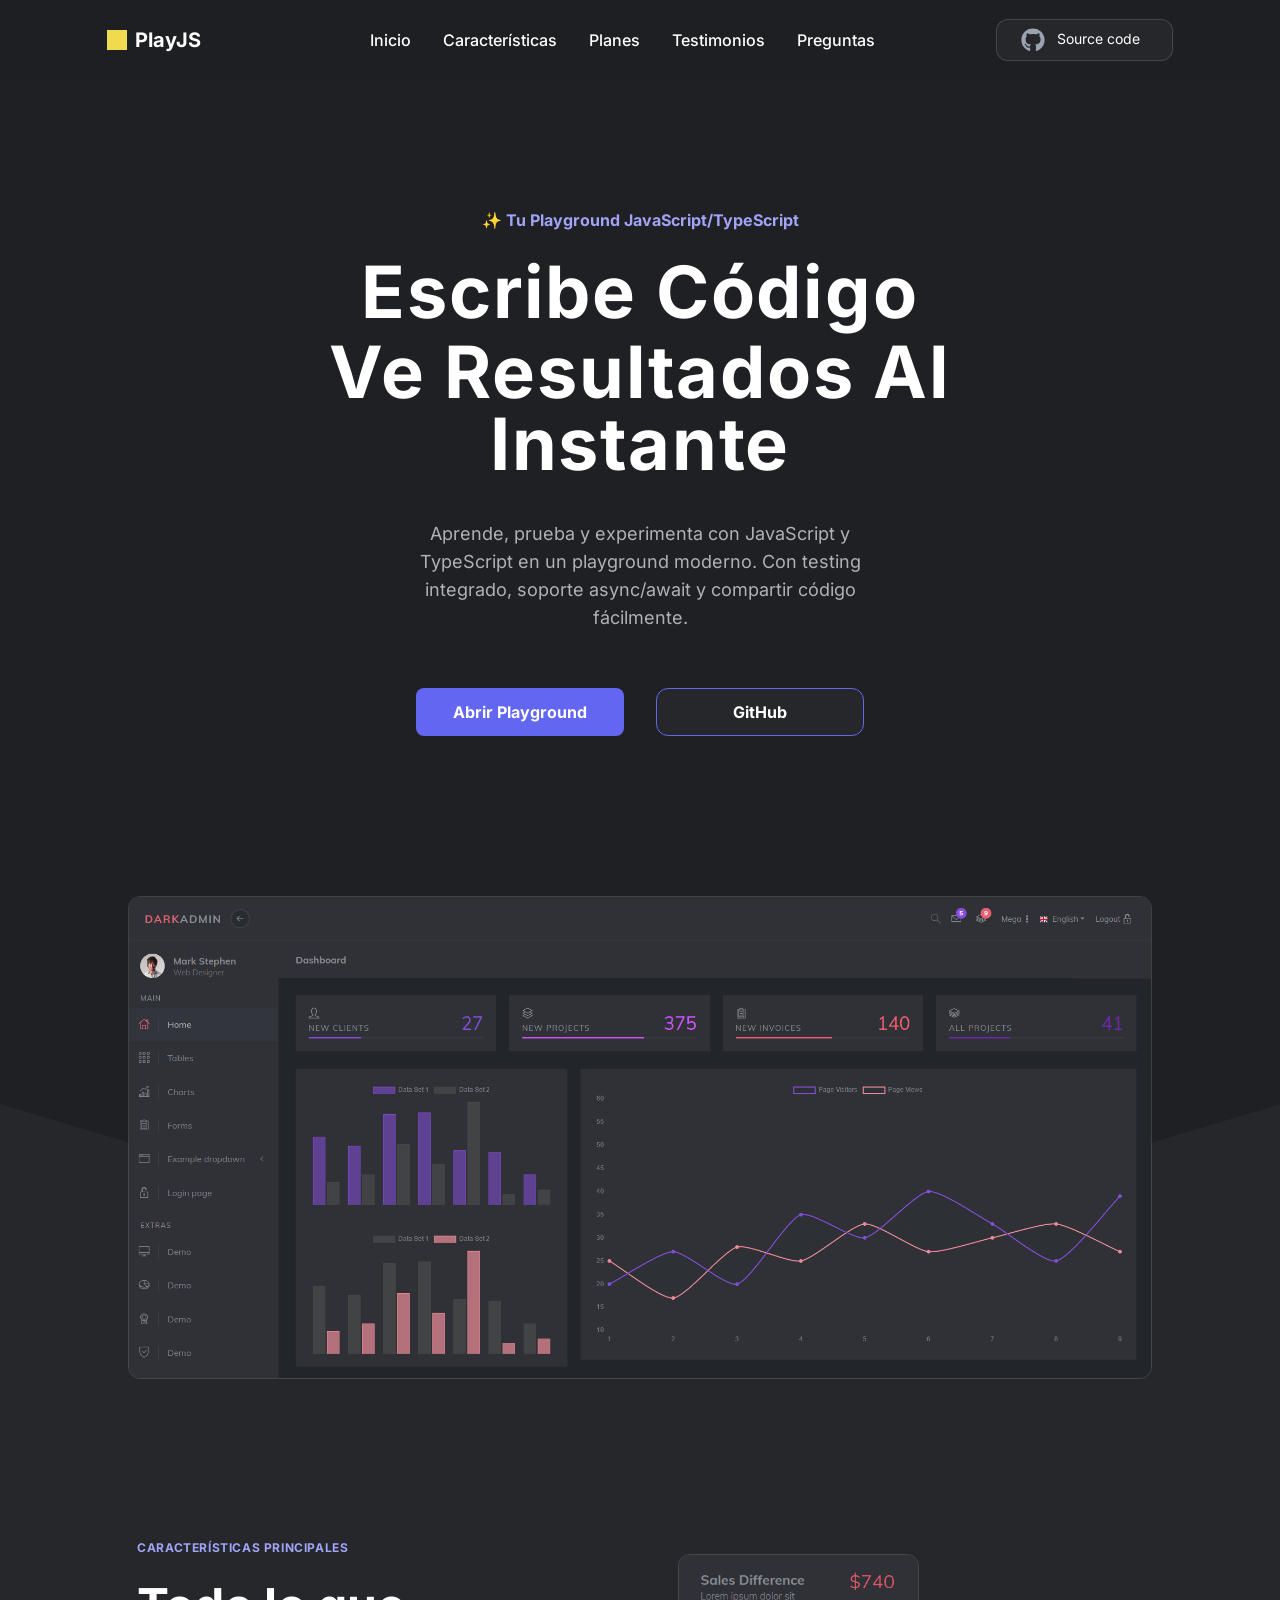
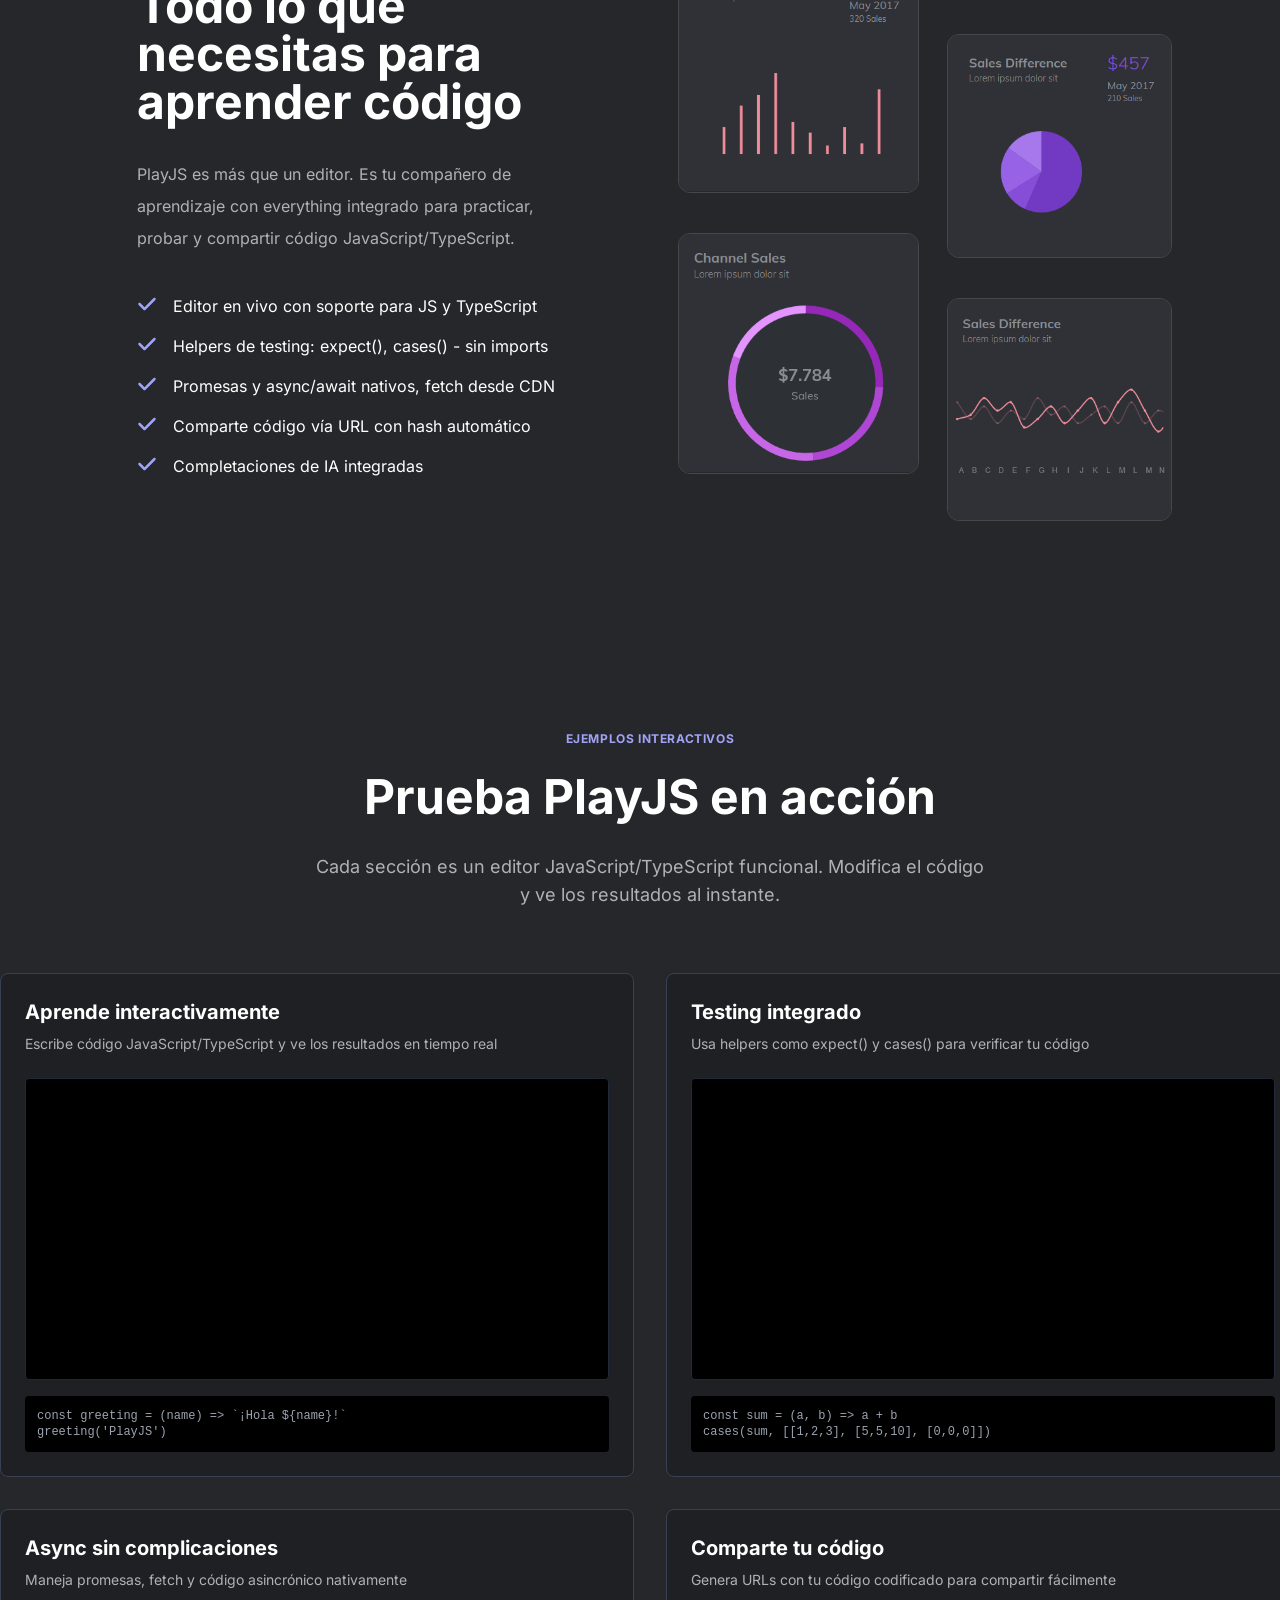
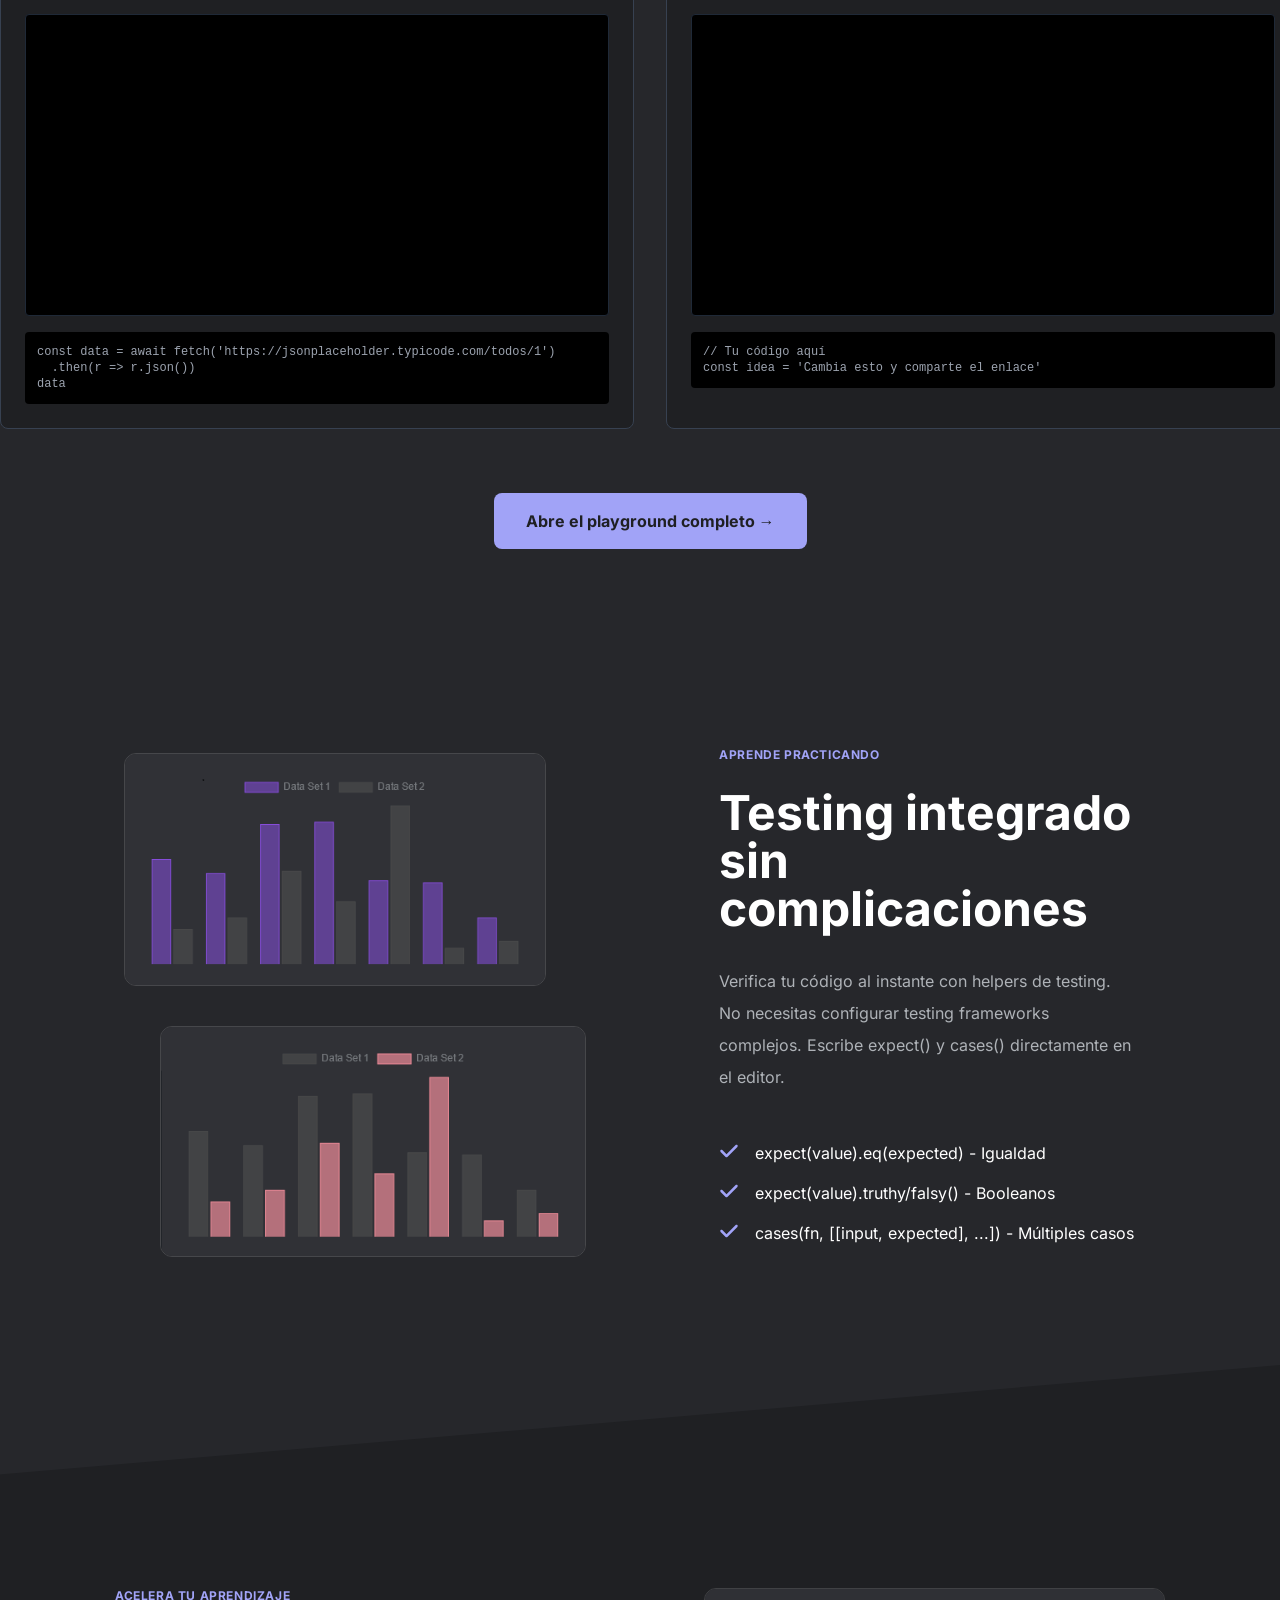
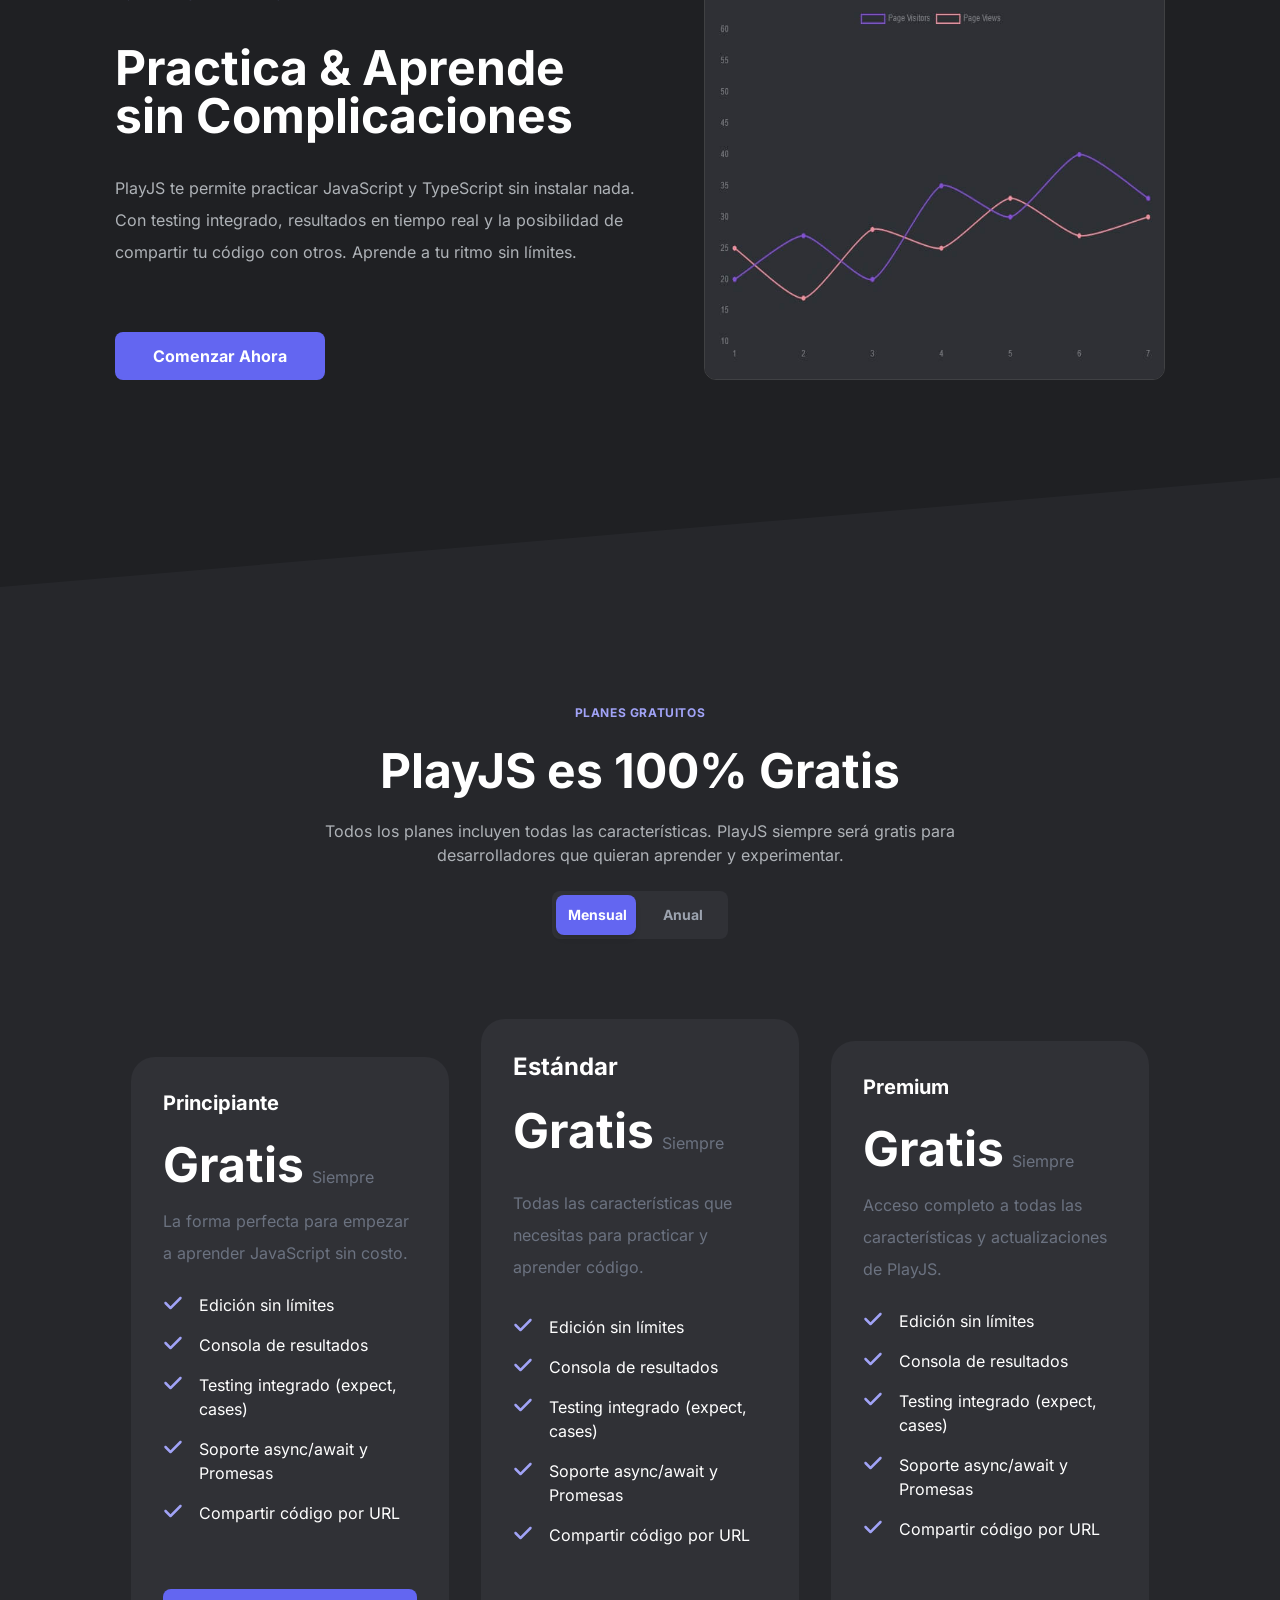
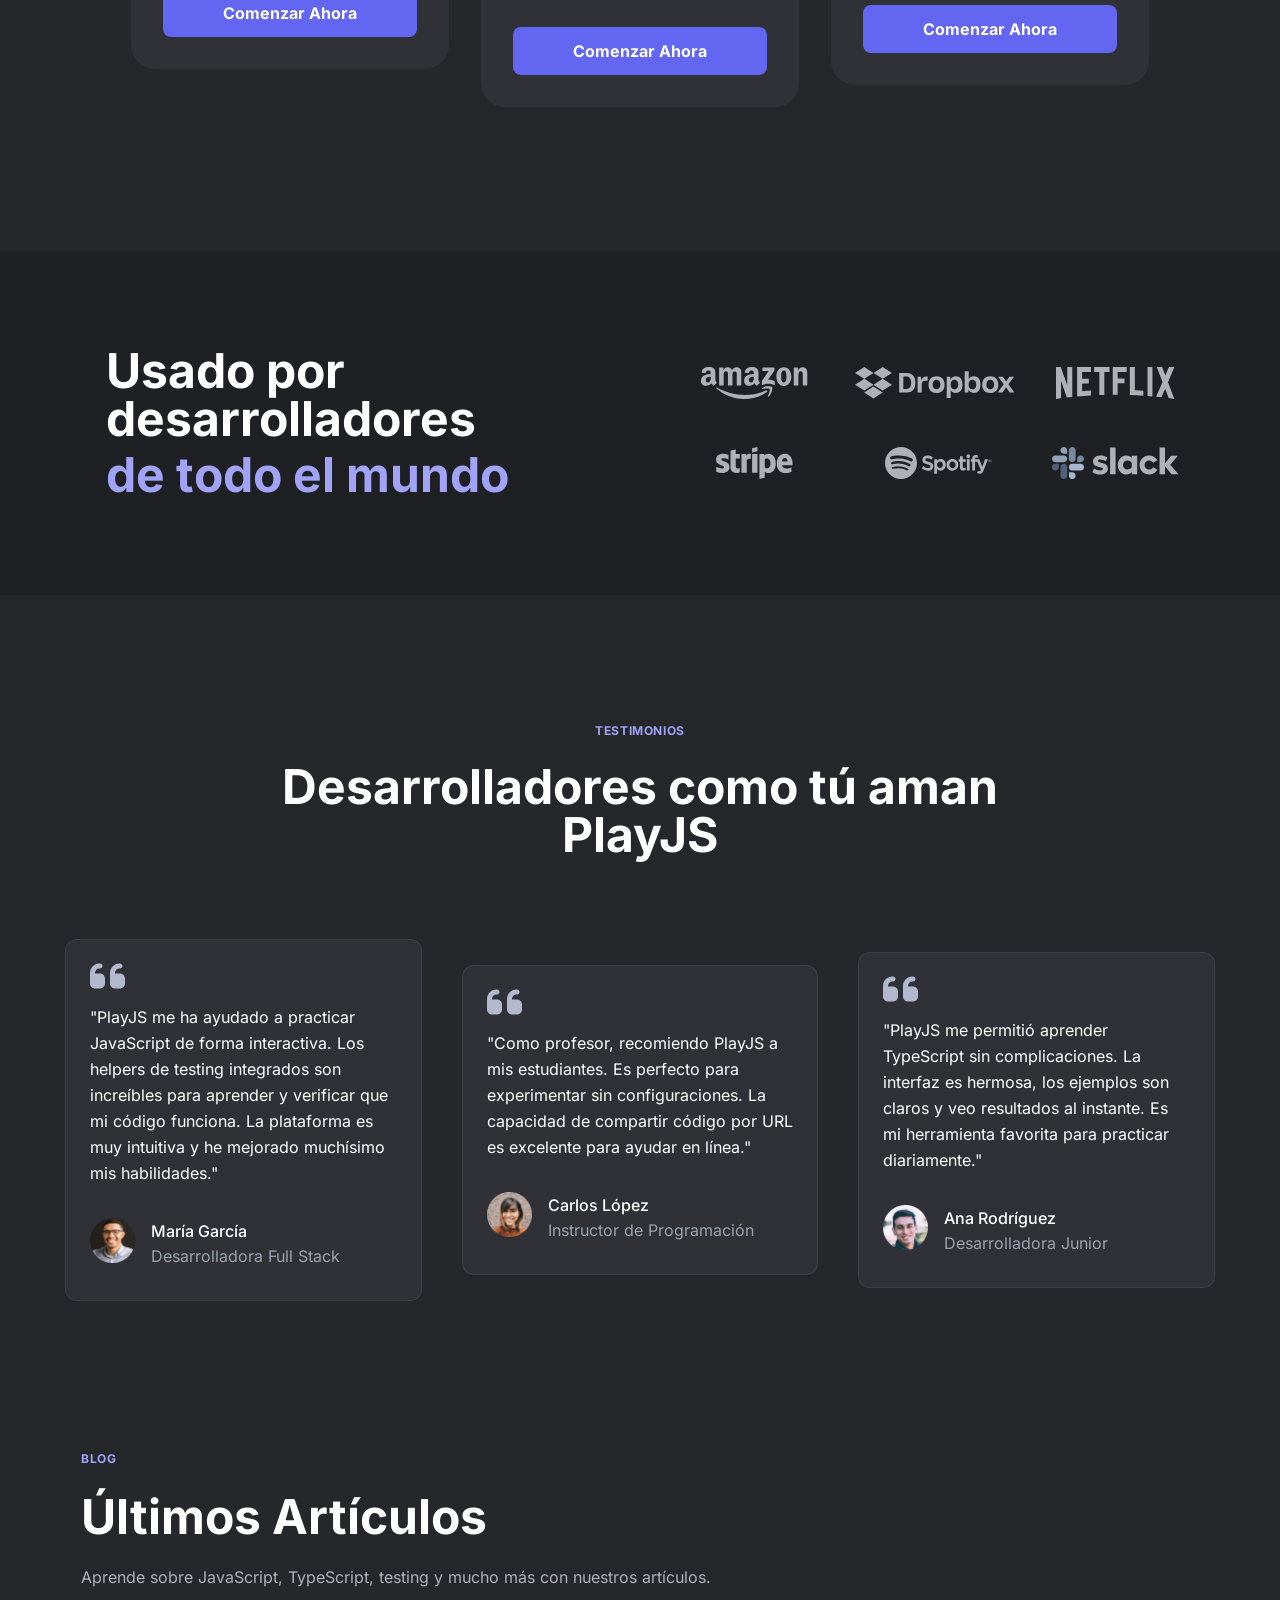
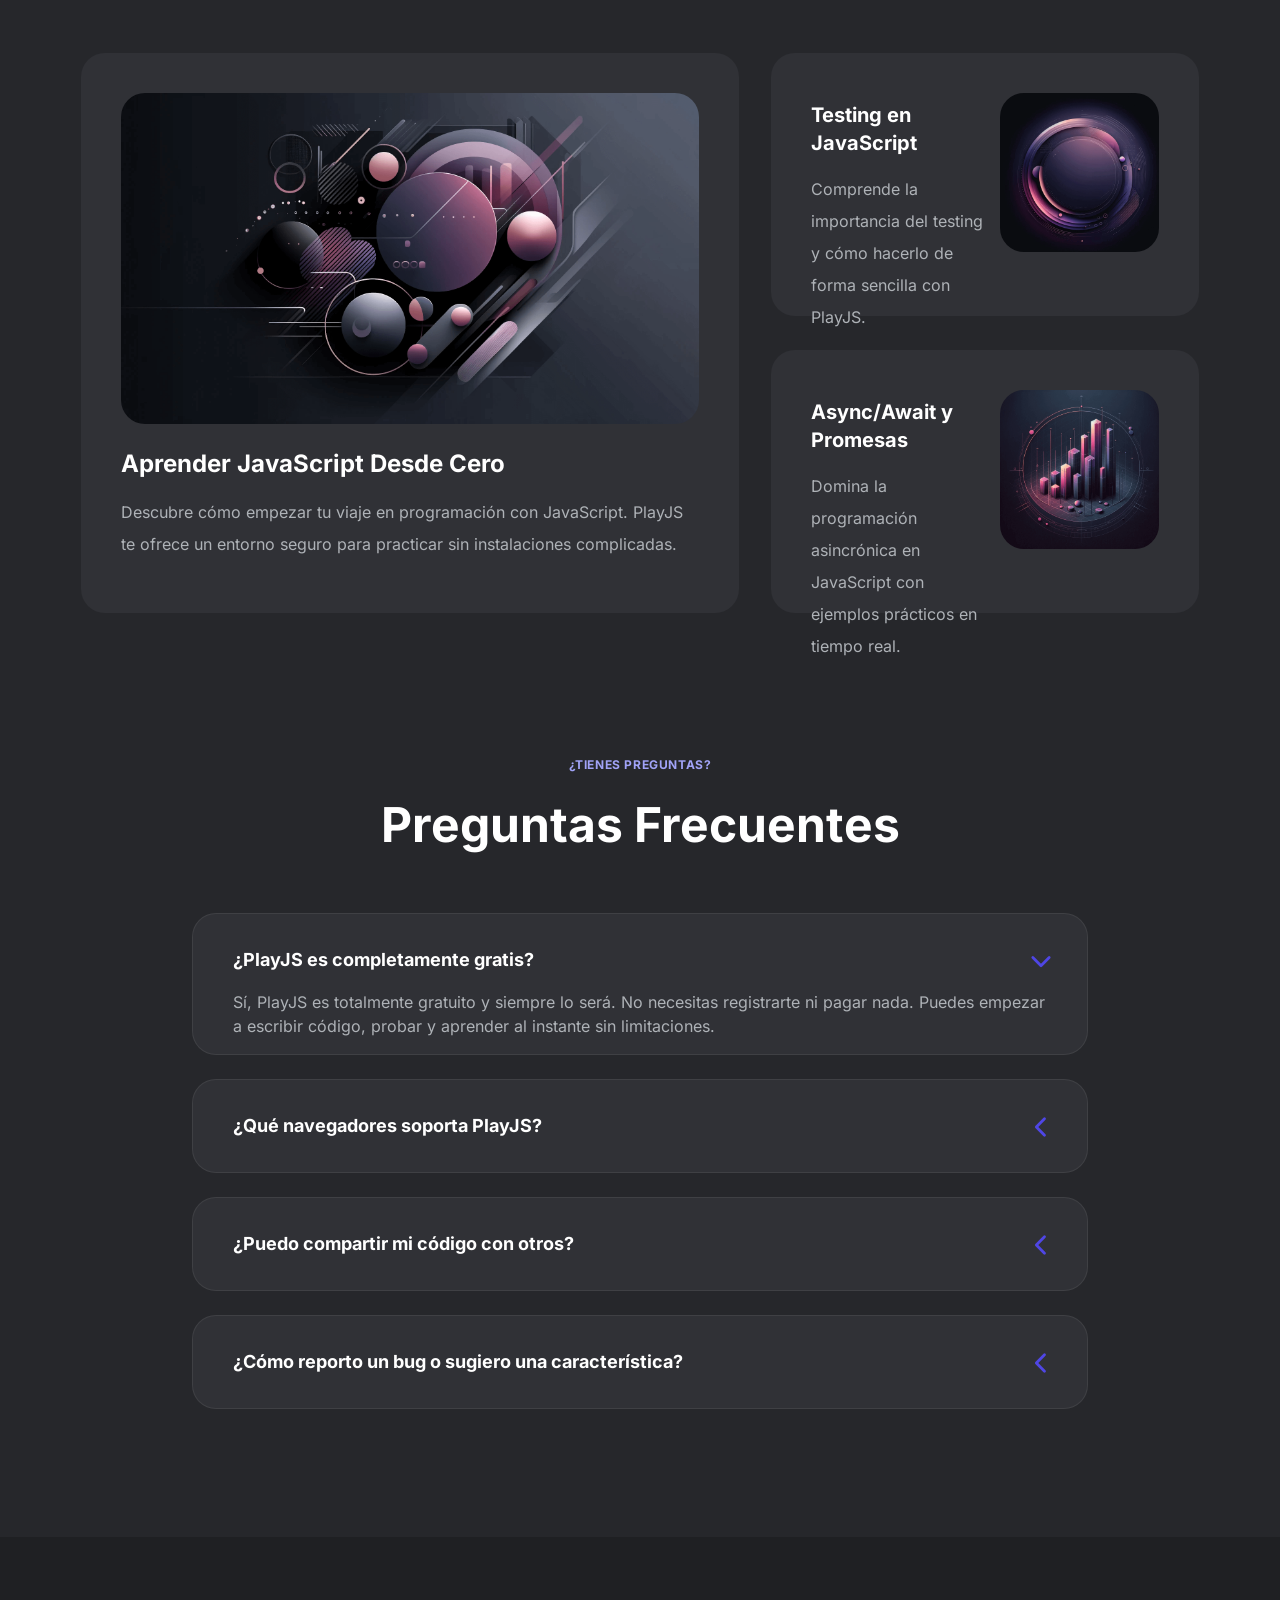
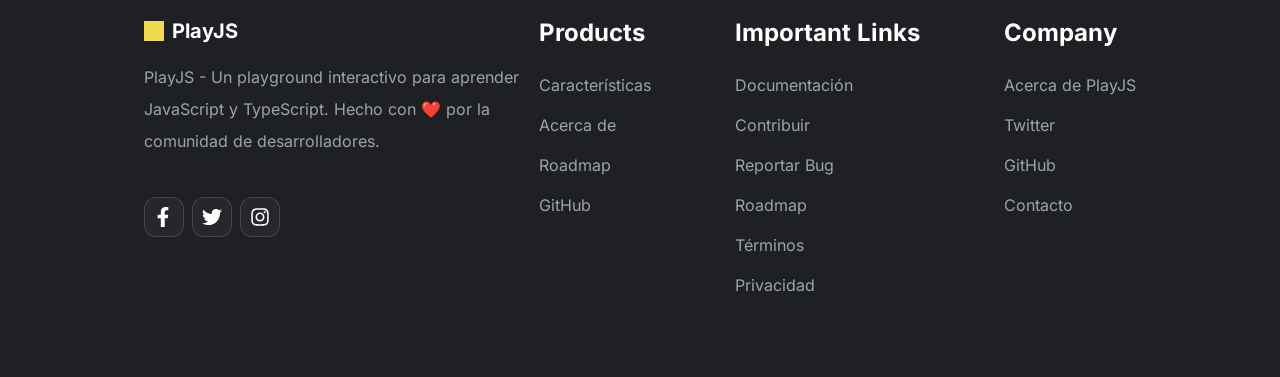
<file: index.html>
<!DOCTYPE html><html lang="en" class="bg-bgDark2"> <head><meta charset="UTF-8"><meta name="viewport" content="width=device-width"><link rel="icon" type="image/svg+xml" href="/favicon.svg"><meta name="generator" content="Astro v4.16.6"><meta name="description" content="Dark themed website template built on AstroJS, designed for fictional startup"><title>PlayJS | Playground JavaScript Web</title><link rel="stylesheet" href="/_astro/index.DOBHlAJR.css">
<style>.shape-divider-bottom-1665343298{width:100%;overflow:hidden;line-height:0}.shape-divider-bottom-1665343298 svg{position:relative;display:block;width:calc(100% + 1.3px);height:200px}.hero-title-gradient{background:-webkit-linear-gradient(white,#b4add1);-webkit-background-clip:text;-webkit-text-fill-color:transparent}.shape-divider-bottom-1665696614{width:100%;overflow:hidden;line-height:0;transform:rotate(180deg)}.shape-divider-bottom-1665696614 svg{position:relative;display:block;width:calc(100% + 1.3px);height:127px;transform:rotateY(180deg)}.shape-divider-top-1665696661{overflow:hidden;line-height:0}.shape-divider-top-1665696661 svg{position:relative;display:block;width:calc(100% + 1.3px);height:127px;transform:rotateY(180deg)}
</style></head> <body class="bg-bgDark2"> <main aria-label="Main content">  <style>astro-island,astro-slot,astro-static-slot{display:contents}</style><script>(()=>{var e=async t=>{await(await t())()};(self.Astro||(self.Astro={})).load=e;window.dispatchEvent(new Event("astro:load"));})();;(()=>{var A=Object.defineProperty;var g=(i,o,a)=>o in i?A(i,o,{enumerable:!0,configurable:!0,writable:!0,value:a}):i[o]=a;var d=(i,o,a)=>g(i,typeof o!="symbol"?o+"":o,a);{let i={0:t=>m(t),1:t=>a(t),2:t=>new RegExp(t),3:t=>new Date(t),4:t=>new Map(a(t)),5:t=>new Set(a(t)),6:t=>BigInt(t),7:t=>new URL(t),8:t=>new Uint8Array(t),9:t=>new Uint16Array(t),10:t=>new Uint32Array(t),11:t=>1/0*t},o=t=>{let[l,e]=t;return l in i?i[l](e):void 0},a=t=>t.map(o),m=t=>typeof t!="object"||t===null?t:Object.fromEntries(Object.entries(t).map(([l,e])=>[l,o(e)]));class y extends HTMLElement{constructor(){super(...arguments);d(this,"Component");d(this,"hydrator");d(this,"hydrate",async()=>{var b;if(!this.hydrator||!this.isConnected)return;let e=(b=this.parentElement)==null?void 0:b.closest("astro-island[ssr]");if(e){e.addEventListener("astro:hydrate",this.hydrate,{once:!0});return}let c=this.querySelectorAll("astro-slot"),n={},h=this.querySelectorAll("template[data-astro-template]");for(let r of h){let s=r.closest(this.tagName);s!=null&&s.isSameNode(this)&&(n[r.getAttribute("data-astro-template")||"default"]=r.innerHTML,r.remove())}for(let r of c){let s=r.closest(this.tagName);s!=null&&s.isSameNode(this)&&(n[r.getAttribute("name")||"default"]=r.innerHTML)}let p;try{p=this.hasAttribute("props")?m(JSON.parse(this.getAttribute("props"))):{}}catch(r){let s=this.getAttribute("component-url")||"<unknown>",v=this.getAttribute("component-export");throw v&&(s+=` (export ${v})`),console.error(`[hydrate] Error parsing props for component ${s}`,this.getAttribute("props"),r),r}let u;await this.hydrator(this)(this.Component,p,n,{client:this.getAttribute("client")}),this.removeAttribute("ssr"),this.dispatchEvent(new CustomEvent("astro:hydrate"))});d(this,"unmount",()=>{this.isConnected||this.dispatchEvent(new CustomEvent("astro:unmount"))})}disconnectedCallback(){document.removeEventListener("astro:after-swap",this.unmount),document.addEventListener("astro:after-swap",this.unmount,{once:!0})}connectedCallback(){if(!this.hasAttribute("await-children")||document.readyState==="interactive"||document.readyState==="complete")this.childrenConnectedCallback();else{let e=()=>{document.removeEventListener("DOMContentLoaded",e),c.disconnect(),this.childrenConnectedCallback()},c=new MutationObserver(()=>{var n;((n=this.lastChild)==null?void 0:n.nodeType)===Node.COMMENT_NODE&&this.lastChild.nodeValue==="astro:end"&&(this.lastChild.remove(),e())});c.observe(this,{childList:!0}),document.addEventListener("DOMContentLoaded",e)}}async childrenConnectedCallback(){let e=this.getAttribute("before-hydration-url");e&&await import(e),this.start()}async start(){let e=JSON.parse(this.getAttribute("opts")),c=this.getAttribute("client");if(Astro[c]===void 0){window.addEventListener(`astro:${c}`,()=>this.start(),{once:!0});return}try{await Astro[c](async()=>{let n=this.getAttribute("renderer-url"),[h,{default:p}]=await Promise.all([import(this.getAttribute("component-url")),n?import(n):()=>()=>{}]),u=this.getAttribute("component-export")||"default";if(!u.includes("."))this.Component=h[u];else{this.Component=h;for(let f of u.split("."))this.Component=this.Component[f]}return this.hydrator=p,this.hydrate},e,this)}catch(n){console.error(`[astro-island] Error hydrating ${this.getAttribute("component-url")}`,n)}}attributeChangedCallback(){this.hydrate()}}d(y,"observedAttributes",["props"]),customElements.get("astro-island")||customElements.define("astro-island",y)}})();</script><astro-island uid="2cj418" prefix="r0" component-url="/_astro/Navbar.DX4luALg.js" component-export="Navbar" renderer-url="/_astro/client.BIGLHmRd.js" props="{}" ssr="" client="load" opts="{&quot;name&quot;:&quot;Navbar&quot;,&quot;value&quot;:true}" await-children=""><nav class="w-full h-20 flex flex-col justify-center items-center fixed bg-bgDark1 lg:bg-bgDarkTransparent z-40 lg:backdrop-blur-xl" aria-label="Main navigation"><div class="2xl:w-[1280px] xl:w-10/12 w-11/12 flex justify-between items-center relative"><div style="opacity:0;will-change:opacity"><a href="/#home" aria-label="Home"><div class="flex justify-start items-center grow basis-0"><div class="text-white mr-2 text-6xl"><div class="size-5 bg-[#f0db4f]"></div></div><div class="text-white font-[&#x27;Inter&#x27;] font-bold text-xl">PlayJS</div></div></a></div><div style="opacity:0;will-change:opacity"><div class="hidden lg:flex h-full pl-12 pb-2"><a class="text-white lg:text-base text-2xl  leading-6 mr-4 ml-4   2xl:mr-6 2xl:ml-6 cursor-pointer font-normal lg:font-medium hover:scale-110 transition h-full pt-2" href="/#home" aria-label="Inicio">Inicio</a><a class="text-white lg:text-base text-2xl  leading-6 mr-4 ml-4   2xl:mr-6 2xl:ml-6 cursor-pointer font-normal lg:font-medium hover:scale-110 transition h-full pt-2" href="/#features" aria-label="Características">Características</a><a class="text-white lg:text-base text-2xl  leading-6 mr-4 ml-4   2xl:mr-6 2xl:ml-6 cursor-pointer font-normal lg:font-medium hover:scale-110 transition h-full pt-2" href="/#pricing" aria-label="Planes">Planes</a><a class="text-white lg:text-base text-2xl  leading-6 mr-4 ml-4   2xl:mr-6 2xl:ml-6 cursor-pointer font-normal lg:font-medium hover:scale-110 transition h-full pt-2" href="/#feedback" aria-label="Testimonios">Testimonios</a><a class="text-white lg:text-base text-2xl  leading-6 mr-4 ml-4   2xl:mr-6 2xl:ml-6 cursor-pointer font-normal lg:font-medium hover:scale-110 transition h-full pt-2" href="/#FAQ" aria-label="Preguntas">Preguntas</a></div></div><div style="opacity:0;will-change:opacity"><div class="grow basis-0 justify-end hidden lg:flex"><a class="text-white main-border-gray rounded-xl
           bg-bgDark2 hover:bg-bgDark3  border-gray-700 pl-6 pr-8 pt-2 pb-2 text-sm flex" href="https://github.com/salteadorneo/PlayJS" target="_blank" aria-label="source code"><svg xmlns="http://www.w3.org/2000/svg" viewBox="0 0 496 512" class="w-6 h-6 mr-3 fill-gray-400"><path d="M165.9 397.4c0 2-2.3 3.6-5.2 3.6-3.3.3-5.6-1.3-5.6-3.6 0-2 2.3-3.6 5.2-3.6 3-.3 5.6 1.3 5.6 3.6zm-31.1-4.5c-.7 2 1.3 4.3 4.3 4.9 2.6 1 5.6 0 6.2-2s-1.3-4.3-4.3-5.2c-2.6-.7-5.5.3-6.2 2.3zm44.2-1.7c-2.9.7-4.9 2.6-4.6 4.9.3 2 2.9 3.3 5.9 2.6 2.9-.7 4.9-2.6 4.6-4.6-.3-1.9-3-3.2-5.9-2.9zM244.8 8C106.1 8 0 113.3 0 252c0 110.9 69.8 205.8 169.5 239.2 12.8 2.3 17.3-5.6 17.3-12.1 0-6.2-.3-40.4-.3-61.4 0 0-70 15-84.7-29.8 0 0-11.4-29.1-27.8-36.6 0 0-22.9-15.7 1.6-15.4 0 0 24.9 2 38.6 25.8 21.9 38.6 58.6 27.5 72.9 20.9 2.3-16 8.8-27.1 16-33.7-55.9-6.2-112.3-14.3-112.3-110.5 0-27.5 7.6-41.3 23.6-58.9-2.6-6.5-11.1-33.3 2.6-67.9 20.9-6.5 69 27 69 27 20-5.6 41.5-8.5 62.8-8.5s42.8 2.9 62.8 8.5c0 0 48.1-33.6 69-27 13.7 34.7 5.2 61.4 2.6 67.9 16 17.7 25.8 31.5 25.8 58.9 0 96.5-58.9 104.2-114.8 110.5 9.2 7.9 17 22.9 17 46.4 0 33.7-.3 75.4-.3 83.6 0 6.5 4.6 14.4 17.3 12.1C428.2 457.8 496 362.9 496 252 496 113.3 383.5 8 244.8 8zM97.2 352.9c-1.3 1-1 3.3.7 5.2 1.6 1.6 3.9 2.3 5.2 1 1.3-1 1-3.3-.7-5.2-1.6-1.6-3.9-2.3-5.2-1zm-10.8-8.1c-.7 1.3.3 2.9 2.3 3.9 1.6 1 3.6.7 4.3-.7.7-1.3-.3-2.9-2.3-3.9-2-.6-3.6-.3-4.3.7zm32.4 35.6c-1.6 1.3-1 4.3 1.3 6.2 2.3 2.3 5.2 2.6 6.5 1 1.3-1.3.7-4.3-1.3-6.2-2.2-2.3-5.2-2.6-6.5-1zm-11.4-14.7c-1.6 1-1.6 3.6 0 5.9 1.6 2.3 4.3 3.3 5.6 2.3 1.6-1.3 1.6-3.9 0-6.2-1.4-2.3-4-3.3-5.6-2z"></path></svg><span class="pt-px">Source code</span></a></div></div><div class="lg:hidden flex flex-col  px-2 py-3 border-solid border border-gray-600 rounded-md cursor-pointer hover:bg-bgDark2"><div class="w-5 h-0.5 bg-gray-500  mb-1"></div><div class="w-5 h-0.5 bg-gray-500  mb-1"></div><div class="w-5 h-0.5 bg-gray-500 "></div></div></div></nav><!--astro:end--></astro-island> <astro-island uid="ZQYSD8" prefix="r1" component-url="/_astro/Hero.XpsSQTsx.js" component-export="Hero" renderer-url="/_astro/client.BIGLHmRd.js" props="{}" ssr="" client="load" opts="{&quot;name&quot;:&quot;Hero&quot;,&quot;value&quot;:true}" await-children=""><section class="w-screen  flex justify-center items-center bg-bgDark1 mb-[28vw] md:mb-[18vw] lg:mb-[10vw] xl:mb-[13vw] 2xl:mb-60 hero-bg-gradient pb-24 sm:pb-32 md:pb-44 lg:pb-0" id="home"><div class="w-full md:w-[800px] xl:w-[900px] flex flex-col justify-center items-center pt-16 md:pt-16 lg:pt-20 text-center"><div style="opacity:0;will-change:opacity,transform;transform:translateY(10px)"><h3 class="text-secondaryColor text-sm sm:text-base  mb-6 sm:mt-32 mt-16  font-bold">✨ Tu Playground JavaScript/TypeScript</h3></div><div style="opacity:0;will-change:opacity,transform;transform:translateY(10px)"><div class="text-5xl sm:text-6xl lg:text-7xl xl:text-7xl font-bold tracking-wide  text-primaryText  px-8 sm:px-8 md:px-20 lg:px-4"><h1 class="inline md:hidden">Código</h1><h1 class="hidden md:inline">Escribe Código</h1></div><h1 class="mt-2 sm:mt-2 text-4xl sm:text-6xl lg:text-7xl xl:text-7xl font-bold tracking-wide  text-primaryText  px-8 sm:px-20 md:px-24 lg:px-24">Ve Resultados Al Instante</h1></div><div style="opacity:0;will-change:opacity,transform;transform:translateY(10px)"><h2 class="text-secondaryText text-sm lg:text-base xl:text-lg sm:text-base mt-10 px-12 sm:px-48 ">Aprende, prueba y experimenta con JavaScript y TypeScript en un playground moderno. Con testing integrado, soporte async/await y compartir código fácilmente.</h2></div><div style="opacity:0;will-change:opacity,transform;transform:translateY(10px)"><div class="flex flex-col gap-2 sm:flex-row mt-14 mb-24 sm:mb-40 justify-center"><a href="https://playjs.dev" target="_blank" rel="noopener noreferrer" class="contained-button w-64 sm:w-52 h-12 mr-0 sm:mr-4 lg:mr-6 mb-2 sm:mb-0 text-center flex justify-center items-center">Abrir Playground</a><a href="https://github.com/salteadorneo/PlayJS" target="_blank" rel="noopener noreferrer" class="w-64 sm:w-52 h-12 rounded-xl font-bold text-primaryText border border-solid  flex justify-center items-center cursor-pointer bg-bgDark2 hover:bg-bgDark3 border-primaryColor transition">GitHub</a></div></div><div style="opacity:0;z-index:20;will-change:opacity,transform;transform:translateY(10px)"><div class="relative w-screen flex justify-center "><img src="/_astro/dashboard.CJUpUggb.jpg" alt="Imagen del Playground" class="w-4/5 2xl:w-[1200px] mx-auto absolute z-10 rounded-xl main-border-gray hero-dashboard-border-gradient lg:top-6 xl:top-0"/></div></div><div class="relative w-screen flex justify-center "><div class="shape-divider-bottom-1665343298 mt-4 sm:mt-16 md:mt-52 hidden lg:block"><svg data-name="Layer 1" xmlns="http://www.w3.org/2000/svg" viewBox="0 0 1200 120" preserveAspectRatio="none" class="bg-bgDark2"><path d="M1200 0L0 0 598.97 114.72 1200 0z" class="shape-fill bg-bgDark1  fill-bgDark1"></path></svg></div></div></div></section><!--astro:end--></astro-island> <astro-island uid="ZBW8nV" prefix="r2" component-url="/_astro/Features1.CPC-3_SS.js" component-export="Features1" renderer-url="/_astro/client.BIGLHmRd.js" props="{}" ssr="" client="load" opts="{&quot;name&quot;:&quot;Features1&quot;,&quot;value&quot;:true}" await-children=""><section class="w-full bg-bgDark2 pt-24 -mt-8  mb-8 sm:-mt-8 sm:mb-24 xl:-mt-8 2xl:mt-0    md:pt-[12vw] lg:pt-16" id="features"><div style="opacity:0"><div class="flex flex-wrap items-center 2xl:w-[1450px] xl:w-[1300px] w-11/12 mx-auto md:pl-4 xl:pr-16 xl:pl-16"><div class="w-full lg:w-1/2 mb-12 lg:mb-0"><div class="mx-auto lg:mx-auto w-11/12 sm:w-4/5 md:w-3/4 lg:w-unset"><span class="block-subtitle">Características Principales</span><h2 class="mt-6 mb-8 text-4xl lg:text-5xl block-big-title">Todo lo que necesitas para aprender código</h2><p class="mb-10 text-secondaryText leading-loose">PlayJS es más que un editor. Es tu compañero de aprendizaje con everything integrado para practicar, probar y compartir código JavaScript/TypeScript.</p><ul class="mb-6 text-primaryText"><li class="mb-4 flex"><div class="rounded-full bg-transparent w-5 h-5 flex justify-center items-center mr-4"><svg xmlns="http://www.w3.org/2000/svg" viewBox="0 0 512 512" width="20px" height="20px" class="fill-secondaryColor"><path d="M470.6 105.4c12.5 12.5 12.5 32.8 0 45.3l-256 256c-12.5 12.5-32.8 12.5-45.3 0l-128-128c-12.5-12.5-12.5-32.8 0-45.3s32.8-12.5 45.3 0L192 338.7 425.4 105.4c12.5-12.5 32.8-12.5 45.3 0z"></path></svg></div><span>Editor en vivo con soporte para JS y TypeScript</span></li><li class="mb-4 flex"><div class="rounded-full bg-transparent w-5 h-5 flex justify-center items-center mr-4"><svg xmlns="http://www.w3.org/2000/svg" viewBox="0 0 512 512" width="20px" height="20px" class="fill-secondaryColor"><path d="M470.6 105.4c12.5 12.5 12.5 32.8 0 45.3l-256 256c-12.5 12.5-32.8 12.5-45.3 0l-128-128c-12.5-12.5-12.5-32.8 0-45.3s32.8-12.5 45.3 0L192 338.7 425.4 105.4c12.5-12.5 32.8-12.5 45.3 0z"></path></svg></div><span>Helpers de testing: expect(), cases() - sin imports</span></li><li class="mb-4 flex"><div class="rounded-full bg-transparent w-5 h-5 flex justify-center items-center mr-4"><svg xmlns="http://www.w3.org/2000/svg" viewBox="0 0 512 512" width="20px" height="20px" class="fill-secondaryColor"><path d="M470.6 105.4c12.5 12.5 12.5 32.8 0 45.3l-256 256c-12.5 12.5-32.8 12.5-45.3 0l-128-128c-12.5-12.5-12.5-32.8 0-45.3s32.8-12.5 45.3 0L192 338.7 425.4 105.4c12.5-12.5 32.8-12.5 45.3 0z"></path></svg></div><span>Promesas y async/await nativos, fetch desde CDN</span></li><li class="mb-4 flex"><div class="rounded-full bg-transparent w-5 h-5 flex justify-center items-center mr-4"><svg xmlns="http://www.w3.org/2000/svg" viewBox="0 0 512 512" width="20px" height="20px" class="fill-secondaryColor"><path d="M470.6 105.4c12.5 12.5 12.5 32.8 0 45.3l-256 256c-12.5 12.5-32.8 12.5-45.3 0l-128-128c-12.5-12.5-12.5-32.8 0-45.3s32.8-12.5 45.3 0L192 338.7 425.4 105.4c12.5-12.5 32.8-12.5 45.3 0z"></path></svg></div><span>Comparte código vía URL con hash automático</span></li><li class="mb-4 flex"><div class="rounded-full bg-transparent w-5 h-5 flex justify-center items-center mr-4"><svg xmlns="http://www.w3.org/2000/svg" viewBox="0 0 512 512" width="20px" height="20px" class="fill-secondaryColor"><path d="M470.6 105.4c12.5 12.5 12.5 32.8 0 45.3l-256 256c-12.5 12.5-32.8 12.5-45.3 0l-128-128c-12.5-12.5-12.5-32.8 0-45.3s32.8-12.5 45.3 0L192 338.7 425.4 105.4c12.5-12.5 32.8-12.5 45.3 0z"></path></svg></div><span>Completaciones de IA integradas</span></li></ul></div></div><div class="w-3/4 mx-auto lg:w-1/2 flex flex-wrap lg:-mx-4 sm:pr-8 lg:pt-10 justify-center lg:pl-4 xl:px-8"><div class="mb-8 lg:mb-0 w-full sm:w-1/2 px-2 lg:px-0"><div class="mb-4 py-3 pl-3 pr-2 rounded"><img src="/_astro/feature1.CzWyNRQ6.jpg" alt="Feature image 1" class="rounded-xl  main-border-gray mx-auto sm:mx-unset" aria-label="Feature image 1"/></div><div class="py-3 pl-3 pr-2 rounded "><img src="/_astro/feature2.DrnEVr6_.jpg" alt="Feature image 2" class="rounded-xl  main-border-gray mx-auto sm:mx-unset" aria-label="Feature image 2"/></div></div><div class="w-1/2 lg:mt-20  pt-12 lg:pt-0 px-2 hidden sm:inline-block"><div class="mb-4 py-3 pl-3 pr-2 rounded-lg "><img src="/_astro/feature3.BDhSYK7X.jpg" alt="Feature image 3" class="rounded-xl  main-border-gray" aria-label="Feature image 3"/></div><div class="py-3 pl-3 pr-2 rounded-lg "><img src="/_astro/feature4.Bl4cjQX_.jpg" alt="Feature image 4" class="rounded-xl  main-border-gray" aria-label="Feature image 4"/></div></div></div></div></div></section><!--astro:end--></astro-island> <astro-island uid="Z28KP9H" prefix="r3" component-url="/_astro/PlayJSExamples.CDzRv0Fs.js" component-export="PlayJSExamples" renderer-url="/_astro/client.BIGLHmRd.js" props="{}" ssr="" client="load" opts="{&quot;name&quot;:&quot;PlayJSExamples&quot;,&quot;value&quot;:true}" await-children=""><section class="w-full bg-bgDark2 py-24"><div class="flex flex-wrap items-center 2xl:w-[1450px] xl:w-[1300px] w-11/12 mx-auto"><div class="w-full text-center mb-16" style="opacity:0"><span class="block-subtitle">Ejemplos interactivos</span><h2 class="mt-6 mb-8 text-4xl lg:text-5xl block-big-title">Prueba PlayJS en acción</h2><p class="text-secondaryText text-lg max-w-2xl mx-auto">Cada sección es un editor JavaScript/TypeScript funcional. Modifica el código y ve los resultados al instante.</p></div><div class="w-full grid grid-cols-1 lg:grid-cols-2 gap-8"><div class="bg-bgDark1 rounded-lg p-6 border border-gray-700 hover:border-secondaryColor transition-colors" style="opacity:0;transform:translateY(20px)"><h3 class="text-xl font-bold text-primaryText mb-2">Aprende interactivamente</h3><p class="text-secondaryText text-sm mb-6">Escribe código JavaScript/TypeScript y ve los resultados en tiempo real</p><div class="bg-black rounded mb-4 overflow-hidden border border-gray-800"><iframe src="https://playjs.dev/#Y29uc3QgZ3JlZXRpbmcgPSAobmFtZSkgPT4gYCHCoiFIb2xhICR7bmFtZX0hYFxyXG5ncmVldGluZygnUGxheUpTJyk=" class="w-full border-none" style="height:300px" title="Aprende interactivamente"></iframe></div><code class="text-xs text-gray-400 bg-black p-3 rounded block overflow-x-auto whitespace-pre-wrap break-words">const greeting = (name) =&gt; `¡Hola ${name}!`
greeting(&#x27;PlayJS&#x27;)</code></div><div class="bg-bgDark1 rounded-lg p-6 border border-gray-700 hover:border-secondaryColor transition-colors" style="opacity:0;transform:translateY(20px)"><h3 class="text-xl font-bold text-primaryText mb-2">Testing integrado</h3><p class="text-secondaryText text-sm mb-6">Usa helpers como expect() y cases() para verificar tu código</p><div class="bg-black rounded mb-4 overflow-hidden border border-gray-800"><iframe src="https://playjs.dev/#Y29uc3Qgc3VtID0gKGEsIGIpID0+IGEgKyBiCmNhc2VzKHN1bSwgW1sxLDIsM10sIFs1LDUsMTBdLCBbMCwwLDBdXSk=" class="w-full border-none" style="height:300px" title="Testing integrado"></iframe></div><code class="text-xs text-gray-400 bg-black p-3 rounded block overflow-x-auto whitespace-pre-wrap break-words">const sum = (a, b) =&gt; a + b
cases(sum, [[1,2,3], [5,5,10], [0,0,0]])</code></div><div class="bg-bgDark1 rounded-lg p-6 border border-gray-700 hover:border-secondaryColor transition-colors" style="opacity:0;transform:translateY(20px)"><h3 class="text-xl font-bold text-primaryText mb-2">Async sin complicaciones</h3><p class="text-secondaryText text-sm mb-6">Maneja promesas, fetch y código asincrónico nativamente</p><div class="bg-black rounded mb-4 overflow-hidden border border-gray-800"><iframe src="https://playjs.dev/#Y29uc3QgZGF0YSA9IGF3YWl0IGZldGNoKCdodHRwczovL2pzb25wbGFjZWhvbGRlci50eXBpY29kZS5jb20vdG9kb3MvMScpCiAgLnRoZW4ociA9PiByLmpzb24oKSkKZGF0YQ==" class="w-full border-none" style="height:300px" title="Async sin complicaciones"></iframe></div><code class="text-xs text-gray-400 bg-black p-3 rounded block overflow-x-auto whitespace-pre-wrap break-words">const data = await fetch(&#x27;https://jsonplaceholder.typicode.com/todos/1&#x27;)
  .then(r =&gt; r.json())
data</code></div><div class="bg-bgDark1 rounded-lg p-6 border border-gray-700 hover:border-secondaryColor transition-colors" style="opacity:0;transform:translateY(20px)"><h3 class="text-xl font-bold text-primaryText mb-2">Comparte tu código</h3><p class="text-secondaryText text-sm mb-6">Genera URLs con tu código codificado para compartir fácilmente</p><div class="bg-black rounded mb-4 overflow-hidden border border-gray-800"><iframe src="https://playjs.dev/#Ly8gVHUgY8OzZGlnbyBhcXXDrQpjb25zdCBpZGVhID0gJ0NhbWJpYSBlc3RvIHkgY29tcGFydGUgZWwgZW5sYWNlJw==" class="w-full border-none" style="height:300px" title="Comparte tu código"></iframe></div><code class="text-xs text-gray-400 bg-black p-3 rounded block overflow-x-auto whitespace-pre-wrap break-words">// Tu código aquí
const idea = &#x27;Cambia esto y comparte el enlace&#x27;</code></div></div><div class="w-full text-center mt-16" style="opacity:0"><a href="https://playjs.dev" target="_blank" rel="noopener noreferrer" class="inline-block px-8 py-4 bg-secondaryColor text-bgDark1 font-bold rounded-lg hover:bg-opacity-90 transition-all">Abre el playground completo →</a></div></div></section><!--astro:end--></astro-island> <astro-island uid="1ajdBw" prefix="r4" component-url="/_astro/Features2.oJQAy5Lf.js" component-export="Features2" renderer-url="/_astro/client.BIGLHmRd.js" props="{}" ssr="" client="load" opts="{&quot;name&quot;:&quot;Features2&quot;,&quot;value&quot;:true}" await-children=""><section class="w-full bg-bgDark2 mt-12 sm:mt-24 mb-12 lg:my-20 lg:mb-24 pt-4"><div style="opacity:0"><div class="flex flex-wrap items-center 2xl:w-[1450px] xl:w-[1300px] w-11/12 mx-auto md:pl-4 xl:pr-16 xl:pl-16"><div class="w-11/12 sm:w-3/4 mx-auto lg:w-1/2 flex flex-wrap lg:-mx-4 sm:pr-8 justify-center order-last lg:order-first"><div class="mb-8 lg:mb-0 w-full px-2 lg:pl-16 flex flex-col justify-center md:pl-8"><div class="mb-4 py-3 md:pl-3 md:pr-20 lg:pr-12 rounded"><img src="/_astro/feature5.CXfXwEaP.jpg" alt="Feature image 5" class="rounded-xl  main-border-gray"/></div><div class="py-3 md:pl-20 lg:pl-12 md:pr-2 rounded "><img src="/_astro/feature6.BY2O3PWM.jpg" alt="Feature image 6" class="rounded-xl  main-border-gray"/></div></div></div><div class="w-full lg:w-1/2 mb-12 lg:mb-0 xl:pl-8"><div class="mx-auto lg:mx-auto w-11/12 sm:w-4/5 md:w-3/4 lg:w-unset"><span class="block-subtitle">Aprende Practicando</span><h2 class="mt-6 mb-8 text-4xl lg:text-5xl block-big-title">Testing integrado sin complicaciones</h2><p class="mb-12 text-secondaryText leading-loose">Verifica tu código al instante con helpers de testing. No necesitas configurar testing frameworks complejos. Escribe expect() y cases() directamente en el editor.</p><ul class="mb-6 text-primaryText"><li class="mb-4 flex"><div class="rounded-full bg-transparent w-5 h-5 flex justify-center items-center mr-4"><svg xmlns="http://www.w3.org/2000/svg" viewBox="0 0 512 512" width="20px" height="20px" class="fill-secondaryColor"><path d="M470.6 105.4c12.5 12.5 12.5 32.8 0 45.3l-256 256c-12.5 12.5-32.8 12.5-45.3 0l-128-128c-12.5-12.5-12.5-32.8 0-45.3s32.8-12.5 45.3 0L192 338.7 425.4 105.4c12.5-12.5 32.8-12.5 45.3 0z"></path></svg></div><span>expect(value).eq(expected) - Igualdad</span></li><li class="mb-4 flex"><div class="rounded-full bg-transparent w-5 h-5 flex justify-center items-center mr-4"><svg xmlns="http://www.w3.org/2000/svg" viewBox="0 0 512 512" width="20px" height="20px" class="fill-secondaryColor"><path d="M470.6 105.4c12.5 12.5 12.5 32.8 0 45.3l-256 256c-12.5 12.5-32.8 12.5-45.3 0l-128-128c-12.5-12.5-12.5-32.8 0-45.3s32.8-12.5 45.3 0L192 338.7 425.4 105.4c12.5-12.5 32.8-12.5 45.3 0z"></path></svg></div><span>expect(value).truthy/falsy() - Booleanos</span></li><li class="mb-4 flex"><div class="rounded-full bg-transparent w-5 h-5 flex justify-center items-center mr-4"><svg xmlns="http://www.w3.org/2000/svg" viewBox="0 0 512 512" width="20px" height="20px" class="fill-secondaryColor"><path d="M470.6 105.4c12.5 12.5 12.5 32.8 0 45.3l-256 256c-12.5 12.5-32.8 12.5-45.3 0l-128-128c-12.5-12.5-12.5-32.8 0-45.3s32.8-12.5 45.3 0L192 338.7 425.4 105.4c12.5-12.5 32.8-12.5 45.3 0z"></path></svg></div><span>cases(fn, [[input, expected], ...]) - Múltiples casos</span></li></ul></div></div></div></div></section><!--astro:end--></astro-island> <astro-island uid="2vbLOQ" prefix="r5" component-url="/_astro/FeaturesDiagonal.DurABIp_.js" component-export="FeaturesDiagonal" renderer-url="/_astro/client.BIGLHmRd.js" props="{}" ssr="" client="load" opts="{&quot;name&quot;:&quot;FeaturesDiagonal&quot;,&quot;value&quot;:true}" await-children=""><section class="lg:mb-16 w-full flex flex-col justify-center items-center bg-bgDark1"><div class="shape-divider-bottom-1665696614"><svg data-name="Layer 1" xmlns="http://www.w3.org/2000/svg" viewBox="0 0 1200 120" preserveAspectRatio="none" class="bg-bgDark2  fill-bgDark2"><path d="M1200 120L0 16.48 0 0 1200 0 1200 120z" class="bg-bgDark1  fill-bgDark1"></path></svg></div><div style="opacity:0"><div class=" 2xl:w-[1150px] xl:w-[1050px]  md:w-4/5 flex justify-center bg-bgDark1 pt-12 lg:pt-24 pb-8 lg:pb-20 mx-auto lg:flex-row flex-col"><div class="w-3/4 lg:w-1/2 flex flex-col lg:mx-unset mx-auto"><span class="block-subtitle">Acelera tu Aprendizaje</span><h2 class="mt-10 mb-8 text-4xl lg:text-5xl block-big-title">Practica &amp; Aprende sin Complicaciones</h2><p class="mb-16 text-secondaryText leading-loose">PlayJS te permite practicar JavaScript y TypeScript sin instalar nada. Con testing integrado, resultados en tiempo real y la posibilidad de compartir tu código con otros. Aprende a tu ritmo sin límites.</p><button class="w-[210px] h-12 contained-button mr-10 " aria-label="Comenzar">Comenzar Ahora</button></div><div class="w-4/5 lg:w-1/2 lg:pl-16 flex justify-center mx-auto pt-16 lg:pt-0"><img src="/_astro/featuresdiagonal.Odwo-D4x.jpg" alt="Feature image" class="rounded-xl  main-border-gray"/></div></div></div><div class="shape-divider-top-1665696661 w-full"><svg data-name="Layer 1" xmlns="http://www.w3.org/2000/svg" viewBox="0 0 1200 120" preserveAspectRatio="none" class="bg-bgDark2 fill-bgDark2"><path d="M1200 120L0 16.48 0 0 1200 0 1200 120z" class="bg-bgDark1 fill-bgDark1"></path></svg></div></section><!--astro:end--></astro-island> <astro-island uid="2nY0Ir" prefix="r6" component-url="/_astro/Pricing.BMsrMETt.js" component-export="Pricing" renderer-url="/_astro/client.BIGLHmRd.js" props="{}" ssr="" client="load" opts="{&quot;name&quot;:&quot;Pricing&quot;,&quot;value&quot;:true}" await-children=""><section class="w-screen flex justify-center bg-bgDark2 relative"><div class="absolute -top-16" id="pricing"></div><div class="pb-20 pt-12 bg-bgDark2  2xl:w-[1150px] lg:w-[1050px]  md:w-4/5 "><div style="opacity:0"><div class="container mx-auto px-4"><div class="max-w-2xl mx-auto text-center mb-16"><span class="block-subtitle">Planes Gratuitos</span><h2 class="mt-6 mb-6 text-4xl lg:text-5xl font-bold font-heading text-primaryText">PlayJS es 100% Gratis</h2><p class="mb-6 text-secondaryText">Todos los planes incluyen todas las características. PlayJS siempre será gratis para desarrolladores que quieran aprender y experimentar.</p><label class="mx-auto bg-bgDark3 relative flex justify-between items-center group text-xl w-44 h-12 rounded-lg pr-36 pl-1 cursor-pointer"><input type="checkbox" class="peer appearance-none"/><span class="h-8 w-[5.5rem] flex items-center pr-2 bg-bgDark3 after:rounded-lg duration-300 ease-in-out  after:w-[30rem] after:h-10  after:bg-primaryColor   after:shadow-md after:duration-300 peer-checked:after:translate-x-[5.5rem] cursor-pointer"></span><div class="flex absolute text-primaryText text-sm font-bold"><div class="mr-9 ml-3">Mensual</div><div class="text-gray-400">Anual</div></div></label></div><div class="flex flex-wrap flex-col lg:flex-row -mx-4 items-center mt-20"><div class="w-[350px] sm:w-[380px] lg:w-1/3 px-4 mb-8 lg:mb-0"><div class="p-8 bg-bgDark3 rounded-3xl"><h3 class="mb-2 text-xl font-bold font-heading text-primaryText text-left">Principiante</h3><div class="flex justify-start items-end"><div class="text-4xl sm:text-5xl font-bold text-primaryText text-left mt-4 mr-2">Gratis</div><div class="text-gray-500">Siempre</div></div><p class="mt-4 mb-6 2xl:mb-10 text-gray-500 leading-loose text-left">La forma perfecta para empezar a aprender JavaScript sin costo.</p><ul class="mb-2 2xl:mb-6 text-primaryText"><li class="mb-4 flex"><div class="rounded-full bg-transparent w-5 h-5 flex justify-center items-center mr-4"><svg xmlns="http://www.w3.org/2000/svg" viewBox="0 0 512 512" width="20px" height="20px" class="fill-secondaryColor"><path d="M470.6 105.4c12.5 12.5 12.5 32.8 0 45.3l-256 256c-12.5 12.5-32.8 12.5-45.3 0l-128-128c-12.5-12.5-12.5-32.8 0-45.3s32.8-12.5 45.3 0L192 338.7 425.4 105.4c12.5-12.5 32.8-12.5 45.3 0z"></path></svg></div><span>Edición sin límites</span></li><li class="mb-4 flex"><div class="rounded-full bg-transparent w-5 h-5 flex justify-center items-center mr-4"><svg xmlns="http://www.w3.org/2000/svg" viewBox="0 0 512 512" width="20px" height="20px" class="fill-secondaryColor"><path d="M470.6 105.4c12.5 12.5 12.5 32.8 0 45.3l-256 256c-12.5 12.5-32.8 12.5-45.3 0l-128-128c-12.5-12.5-12.5-32.8 0-45.3s32.8-12.5 45.3 0L192 338.7 425.4 105.4c12.5-12.5 32.8-12.5 45.3 0z"></path></svg></div><span>Consola de resultados</span></li><li class="mb-4 flex"><div class="rounded-full bg-transparent w-5 h-5 flex justify-center items-center mr-4"><svg xmlns="http://www.w3.org/2000/svg" viewBox="0 0 512 512" width="20px" height="20px" class="fill-secondaryColor"><path d="M470.6 105.4c12.5 12.5 12.5 32.8 0 45.3l-256 256c-12.5 12.5-32.8 12.5-45.3 0l-128-128c-12.5-12.5-12.5-32.8 0-45.3s32.8-12.5 45.3 0L192 338.7 425.4 105.4c12.5-12.5 32.8-12.5 45.3 0z"></path></svg></div><span>Testing integrado (expect, cases)</span></li><li class="mb-4 flex"><div class="rounded-full bg-transparent w-5 h-5 flex justify-center items-center mr-4"><svg xmlns="http://www.w3.org/2000/svg" viewBox="0 0 512 512" width="20px" height="20px" class="fill-secondaryColor"><path d="M470.6 105.4c12.5 12.5 12.5 32.8 0 45.3l-256 256c-12.5 12.5-32.8 12.5-45.3 0l-128-128c-12.5-12.5-12.5-32.8 0-45.3s32.8-12.5 45.3 0L192 338.7 425.4 105.4c12.5-12.5 32.8-12.5 45.3 0z"></path></svg></div><span>Soporte async/await y Promesas</span></li><li class="mb-4 flex"><div class="rounded-full bg-transparent w-5 h-5 flex justify-center items-center mr-4"><svg xmlns="http://www.w3.org/2000/svg" viewBox="0 0 512 512" width="20px" height="20px" class="fill-secondaryColor"><path d="M470.6 105.4c12.5 12.5 12.5 32.8 0 45.3l-256 256c-12.5 12.5-32.8 12.5-45.3 0l-128-128c-12.5-12.5-12.5-32.8 0-45.3s32.8-12.5 45.3 0L192 338.7 425.4 105.4c12.5-12.5 32.8-12.5 45.3 0z"></path></svg></div><span>Compartir código por URL</span></li></ul><button class="inline-block text-center py-2 px-4 w-full rounded-xl rounded-t-xl contained-button font-bold leading-loose mt-16" aria-label="Comenzar">Comenzar Ahora</button></div></div><div class="w-[350px] sm:w-[380px] lg:w-1/3 px-4 mb-8 lg:mb-0"><div class="px-8 py-8 bg-bgDark3 rounded-3xl"><h3 class="mb-2 2xl:mb-4 text-2xl font-bold font-heading text-primaryText text-left">Estándar</h3><div class="flex justify-start items-end"><div class="text-4xl sm:text-5xl font-bold text-primaryText text-left mt-4 mr-2">Gratis</div><div class="text-gray-500">Siempre</div></div><p class="mt-8 mb-8 2xl:mb-12 text-gray-500 leading-loose text-left">Todas las características que necesitas para practicar y aprender código.</p><ul class="mb-14 text-primaryText"><li class="mb-4 flex"><div class="rounded-full bg-transparent w-5 h-5 flex justify-center items-center mr-4"><svg xmlns="http://www.w3.org/2000/svg" viewBox="0 0 512 512" width="20px" height="20px" class="fill-secondaryColor"><path d="M470.6 105.4c12.5 12.5 12.5 32.8 0 45.3l-256 256c-12.5 12.5-32.8 12.5-45.3 0l-128-128c-12.5-12.5-12.5-32.8 0-45.3s32.8-12.5 45.3 0L192 338.7 425.4 105.4c12.5-12.5 32.8-12.5 45.3 0z"></path></svg></div><span>Edición sin límites</span></li><li class="mb-4 flex"><div class="rounded-full bg-transparent w-5 h-5 flex justify-center items-center mr-4"><svg xmlns="http://www.w3.org/2000/svg" viewBox="0 0 512 512" width="20px" height="20px" class="fill-secondaryColor"><path d="M470.6 105.4c12.5 12.5 12.5 32.8 0 45.3l-256 256c-12.5 12.5-32.8 12.5-45.3 0l-128-128c-12.5-12.5-12.5-32.8 0-45.3s32.8-12.5 45.3 0L192 338.7 425.4 105.4c12.5-12.5 32.8-12.5 45.3 0z"></path></svg></div><span>Consola de resultados</span></li><li class="mb-4 flex"><div class="rounded-full bg-transparent w-5 h-5 flex justify-center items-center mr-4"><svg xmlns="http://www.w3.org/2000/svg" viewBox="0 0 512 512" width="20px" height="20px" class="fill-secondaryColor"><path d="M470.6 105.4c12.5 12.5 12.5 32.8 0 45.3l-256 256c-12.5 12.5-32.8 12.5-45.3 0l-128-128c-12.5-12.5-12.5-32.8 0-45.3s32.8-12.5 45.3 0L192 338.7 425.4 105.4c12.5-12.5 32.8-12.5 45.3 0z"></path></svg></div><span>Testing integrado (expect, cases)</span></li><li class="mb-4 flex"><div class="rounded-full bg-transparent w-5 h-5 flex justify-center items-center mr-4"><svg xmlns="http://www.w3.org/2000/svg" viewBox="0 0 512 512" width="20px" height="20px" class="fill-secondaryColor"><path d="M470.6 105.4c12.5 12.5 12.5 32.8 0 45.3l-256 256c-12.5 12.5-32.8 12.5-45.3 0l-128-128c-12.5-12.5-12.5-32.8 0-45.3s32.8-12.5 45.3 0L192 338.7 425.4 105.4c12.5-12.5 32.8-12.5 45.3 0z"></path></svg></div><span>Soporte async/await y Promesas</span></li><li class="mb-4 flex"><div class="rounded-full bg-transparent w-5 h-5 flex justify-center items-center mr-4"><svg xmlns="http://www.w3.org/2000/svg" viewBox="0 0 512 512" width="20px" height="20px" class="fill-secondaryColor"><path d="M470.6 105.4c12.5 12.5 12.5 32.8 0 45.3l-256 256c-12.5 12.5-32.8 12.5-45.3 0l-128-128c-12.5-12.5-12.5-32.8 0-45.3s32.8-12.5 45.3 0L192 338.7 425.4 105.4c12.5-12.5 32.8-12.5 45.3 0z"></path></svg></div><span>Compartir código por URL</span></li></ul><button class="inline-block text-center py-2 px-4 w-full contained-button leading-loose transition duration-200 mt-20" aria-label="Comenzar">Comenzar Ahora</button></div></div><div class="w-[350px] sm:w-[380px] lg:w-1/3 px-4 mb-8 lg:mb-0"><div class="p-8 bg-bgDark3 rounded-3xl"><h3 class="mb-2 text-xl font-bold font-heading text-primaryText text-left">Premium</h3><div class="flex justify-start items-end"><div class="text-4xl sm:text-5xl font-bold text-primaryText text-left mt-4 mr-2">Gratis</div><div class="text-gray-500">Siempre</div></div><p class="mt-4 mb-6 2xl:mb-10 text-gray-500 leading-loose text-left">Acceso completo a todas las características y actualizaciones de PlayJS.</p><ul class="mb-2 2xl:mb-6 text-primaryText"><li class="mb-4 flex"><div class="rounded-full bg-transparent w-5 h-5 flex justify-center items-center mr-4"><svg xmlns="http://www.w3.org/2000/svg" viewBox="0 0 512 512" width="20px" height="20px" class="fill-secondaryColor"><path d="M470.6 105.4c12.5 12.5 12.5 32.8 0 45.3l-256 256c-12.5 12.5-32.8 12.5-45.3 0l-128-128c-12.5-12.5-12.5-32.8 0-45.3s32.8-12.5 45.3 0L192 338.7 425.4 105.4c12.5-12.5 32.8-12.5 45.3 0z"></path></svg></div><span>Edición sin límites</span></li><li class="mb-4 flex"><div class="rounded-full bg-transparent w-5 h-5 flex justify-center items-center mr-4"><svg xmlns="http://www.w3.org/2000/svg" viewBox="0 0 512 512" width="20px" height="20px" class="fill-secondaryColor"><path d="M470.6 105.4c12.5 12.5 12.5 32.8 0 45.3l-256 256c-12.5 12.5-32.8 12.5-45.3 0l-128-128c-12.5-12.5-12.5-32.8 0-45.3s32.8-12.5 45.3 0L192 338.7 425.4 105.4c12.5-12.5 32.8-12.5 45.3 0z"></path></svg></div><span>Consola de resultados</span></li><li class="mb-4 flex"><div class="rounded-full bg-transparent w-5 h-5 flex justify-center items-center mr-4"><svg xmlns="http://www.w3.org/2000/svg" viewBox="0 0 512 512" width="20px" height="20px" class="fill-secondaryColor"><path d="M470.6 105.4c12.5 12.5 12.5 32.8 0 45.3l-256 256c-12.5 12.5-32.8 12.5-45.3 0l-128-128c-12.5-12.5-12.5-32.8 0-45.3s32.8-12.5 45.3 0L192 338.7 425.4 105.4c12.5-12.5 32.8-12.5 45.3 0z"></path></svg></div><span>Testing integrado (expect, cases)</span></li><li class="mb-4 flex"><div class="rounded-full bg-transparent w-5 h-5 flex justify-center items-center mr-4"><svg xmlns="http://www.w3.org/2000/svg" viewBox="0 0 512 512" width="20px" height="20px" class="fill-secondaryColor"><path d="M470.6 105.4c12.5 12.5 12.5 32.8 0 45.3l-256 256c-12.5 12.5-32.8 12.5-45.3 0l-128-128c-12.5-12.5-12.5-32.8 0-45.3s32.8-12.5 45.3 0L192 338.7 425.4 105.4c12.5-12.5 32.8-12.5 45.3 0z"></path></svg></div><span>Soporte async/await y Promesas</span></li><li class="mb-4 flex"><div class="rounded-full bg-transparent w-5 h-5 flex justify-center items-center mr-4"><svg xmlns="http://www.w3.org/2000/svg" viewBox="0 0 512 512" width="20px" height="20px" class="fill-secondaryColor"><path d="M470.6 105.4c12.5 12.5 12.5 32.8 0 45.3l-256 256c-12.5 12.5-32.8 12.5-45.3 0l-128-128c-12.5-12.5-12.5-32.8 0-45.3s32.8-12.5 45.3 0L192 338.7 425.4 105.4c12.5-12.5 32.8-12.5 45.3 0z"></path></svg></div><span>Compartir código por URL</span></li></ul><button class="inline-block text-center py-2 px-4 w-full rounded-xl rounded-t-xl contained-button font-bold leading-loose mt-16" aria-label="Comenzar">Comenzar Ahora</button></div></div></div></div></div></div></section><!--astro:end--></astro-island> <astro-island uid="1yla1G" prefix="r7" component-url="/_astro/Brands.tzouPPXW.js" component-export="Brands" renderer-url="/_astro/client.BIGLHmRd.js" props="{}" ssr="" client="load" opts="{&quot;name&quot;:&quot;Brands&quot;,&quot;value&quot;:true}" await-children=""><section class="py-12 sm:py-24 bg-bgDark1 w-full  lg:mt-16 mb-8 lg:mb-16"><div style="opacity:0"><div class="container px-4 mx-auto 2xl:w-[1200px] xl:w-[1100px] lg:w-[1000px] md:w-4/5"><div class="flex lg:flex-row flex-col items-center -mx-4 justify-center lg:text-left text-center"><div class="w-full lg:w-1/2 px-4 mb-12 lg:mb-0"><div class="flex flex-col"><h2 class="mb-2  text-4xl sm:text-5xl 2xl:text-6xl font-bold tracking-normal text-primaryText">Usado por desarrolladores</h2><h2 class=" text-4xl  sm:text-5xl 2xl:text-6xl font-bold tracking-normal text-secondaryColor">de todo el mundo</h2></div></div><div class="w-2/3 sm:w-[620px] lg:w-1/2 mx-auto lg:mx-0 lg:pl-10"><div class="flex flex-wrap -m-4"><div class="w-1/2 sm:w-1/3 py-6 flex justify-center"><svg width="107" height="32" viewBox="0 0 107 32" class="fill-[rgb(174,178,183)] " xmlns="http://www.w3.org/2000/svg"><path fill-rule="evenodd" clip-rule="evenodd" d="M65.9419 25.0257C59.7881 29.5759 50.837 32.0001 43.1168 32.0001C32.3009 32.0001 22.6039 28.0094 15.2193 21.3707C14.6599 20.8485 15.1447 20.1399 15.8534 20.5501C23.7974 25.1749 33.6063 27.9348 43.7508 27.9348C50.576 27.9348 58.1098 26.5176 65.0468 23.5711C66.0911 23.1609 66.9489 24.2798 65.9419 25.0257Z"></path><path fill-rule="evenodd" clip-rule="evenodd" d="M68.5153 22.0793C67.732 21.0723 63.2938 21.5944 61.3171 21.8555C60.7204 21.9301 60.6085 21.4079 61.1679 21.035C64.7111 18.5361 70.4919 19.2821 71.1633 20.1026C71.8346 20.9231 70.9768 26.7413 67.6574 29.5012C67.1353 29.9114 66.6504 29.6877 66.8742 29.1282C67.6201 27.2634 69.2985 23.1235 68.5153 22.0793Z"></path><path fill-rule="evenodd" clip-rule="evenodd" d="M61.429 3.50582V1.08158C61.429 0.708622 61.6901 0.484844 62.0257 0.484844H72.8416C73.1773 0.484844 73.4756 0.745918 73.4756 1.08158V3.13286C73.4756 3.46853 73.1773 3.91608 72.6551 4.662L67.0607 12.6434C69.1493 12.6061 71.3498 12.9044 73.2146 13.9487C73.6248 14.1725 73.7367 14.5455 73.774 14.8811V17.4545C73.774 17.8275 73.401 18.2378 72.9908 18.014C69.6714 16.2611 65.2332 16.0746 61.5782 18.0513C61.2052 18.2378 60.795 17.8648 60.795 17.4918V15.0303C60.795 14.6573 60.795 13.986 61.2052 13.3893L67.6948 4.10256H62.063C61.7274 4.10256 61.429 3.84149 61.429 3.50582ZM22.0071 18.5361H18.7251C18.4267 18.4988 18.1656 18.275 18.1283 17.9767V1.11888C18.1283 0.783217 18.4267 0.522142 18.7624 0.522142H21.8206C22.1563 0.522142 22.3801 0.783214 22.4174 1.08158V3.28205H22.492C23.2752 1.15617 24.8043 0.149182 26.8183 0.149182C28.8696 0.149182 30.1749 1.15617 31.07 3.28205C31.8533 1.15617 33.6808 0.149182 35.6202 0.149182C37.0001 0.149182 38.492 0.708622 39.4244 2.01398C40.4686 3.43123 40.2449 5.48252 40.2449 7.31002V17.9767C40.2449 18.3123 39.9465 18.5734 39.6108 18.5734H36.3661C36.0304 18.5361 35.7693 18.275 35.7693 17.9767V9.02563C35.7693 8.31701 35.8439 6.5268 35.6948 5.85547C35.4337 4.73659 34.7251 4.40093 33.7554 4.40093C32.9721 4.40093 32.1143 4.92308 31.7787 5.78089C31.443 6.63869 31.4803 8.05594 31.4803 9.02563V17.9767C31.4803 18.3123 31.1819 18.5734 30.8463 18.5734H27.5642C27.2285 18.5361 26.9675 18.275 26.9675 17.9767V9.02563C26.9675 7.16083 27.2658 4.36363 24.9535 4.36363C22.6038 4.36363 22.6784 7.04894 22.6784 9.02563V17.9767C22.6411 18.275 22.3801 18.5361 22.0071 18.5361ZM82.7996 0.149182C87.6854 0.149182 90.3335 4.32634 90.3335 9.65967C90.3335 14.8065 87.4244 18.9091 82.7996 18.9091C78.0258 18.9091 75.415 14.7319 75.415 9.51049C75.3777 4.25175 78.0258 0.149182 82.7996 0.149182ZM82.7996 3.61771C80.3754 3.61771 80.2262 6.93706 80.2262 8.98835C80.2262 11.0396 80.1889 15.4406 82.7624 15.4406C85.2985 15.4406 85.4477 11.8974 85.4477 9.73427C85.4477 8.31702 85.3731 6.6014 84.9628 5.25874C84.5899 4.06527 83.8439 3.61771 82.7996 3.61771ZM96.6365 18.5361H93.3544C93.0188 18.4988 92.7577 18.2378 92.7577 17.9394V1.04428C92.795 0.745916 93.0561 0.484844 93.3917 0.484844H96.45C96.7484 0.484844 96.9721 0.708627 97.0467 0.969699V3.54312H97.1213C98.0537 1.23077 99.3218 0.149182 101.597 0.149182C103.051 0.149182 104.506 0.671322 105.438 2.12587C106.296 3.46852 106.296 5.74358 106.296 7.38461V18.014C106.259 18.3123 105.998 18.5361 105.662 18.5361H102.38C102.082 18.4988 101.821 18.2751 101.783 18.014V8.83915C101.783 6.97435 102.007 4.28904 99.732 4.28904C98.9488 4.28904 98.2029 4.81119 97.8299 5.6317C97.3824 6.67599 97.3078 7.68298 97.3078 8.83915V17.9394C97.2705 18.2751 96.9721 18.5361 96.6365 18.5361ZM52.8136 10.4802C52.8136 11.7483 52.8509 12.8298 52.2169 13.986C51.6948 14.9184 50.8742 15.4779 49.9418 15.4779C48.6738 15.4779 47.9279 14.5082 47.9279 13.0909C47.9279 10.2937 50.4267 9.77155 52.8136 9.77155V10.4802ZM56.133 18.4988C55.9092 18.6853 55.6108 18.7226 55.3498 18.5734C54.2682 17.6783 54.0444 17.2308 53.4477 16.373C51.6575 18.2005 50.3521 18.7599 48.0397 18.7599C45.2798 18.7599 43.1167 17.0443 43.1167 13.6504C43.1167 10.965 44.5712 9.17482 46.6225 8.27971C48.4127 7.4965 50.9115 7.34732 52.8136 7.12354V6.71329C52.8136 5.93007 52.8882 4.99767 52.4034 4.32634C51.9931 3.72961 51.2472 3.46853 50.5759 3.46853C49.3078 3.46853 48.1889 4.10257 47.9279 5.44522C47.8533 5.74359 47.6668 6.04195 47.3684 6.04195L44.1982 5.70629C43.9372 5.6317 43.6388 5.44522 43.7134 5.03496C44.4593 1.15618 47.9278 0 51.0607 0C52.6644 0 54.753 0.410254 56.0211 1.64102C57.6248 3.13286 57.4756 5.14685 57.4756 7.31002V12.4196C57.4756 13.9487 58.1097 14.62 58.7064 15.4779C58.9302 15.7762 58.9675 16.1492 58.7064 16.3357C57.9978 16.8951 56.8043 17.9394 56.133 18.4988ZM9.73671 10.4802C9.73671 11.7483 9.774 12.8298 9.13997 13.986C8.61783 14.9184 7.79731 15.4779 6.86491 15.4779C5.59685 15.4779 4.85093 14.5082 4.85093 13.0909C4.85093 10.2937 7.34976 9.77155 9.73671 9.77155V10.4802ZM13.0188 18.4988C12.795 18.6853 12.4966 18.7226 12.2355 18.5734C11.154 17.6783 10.9302 17.2308 10.3334 16.373C8.54323 18.2005 7.23787 18.7599 4.92552 18.7599C2.16561 18.7599 0.00244141 17.0443 0.00244141 13.6504C0.00244141 10.965 1.45698 9.17482 3.50827 8.27971C5.29848 7.4965 7.79731 7.34732 9.69941 7.12354V6.71329C9.69941 5.93007 9.774 4.99767 9.28915 4.32634C8.8789 3.72961 8.13298 3.46853 7.46165 3.46853C6.19358 3.46853 5.0747 4.10257 4.81363 5.44522C4.73904 5.74359 4.55256 6.04195 4.25419 6.04195L1.08402 5.70629C0.822952 5.6317 0.524588 5.44522 0.59918 5.03496C1.3451 1.15618 4.81363 0 7.9465 0C9.55023 0 11.6388 0.410254 12.9069 1.64102C14.5106 3.13286 14.3614 5.14685 14.3614 7.31002V12.4196C14.3614 13.9487 14.9955 14.62 15.5922 15.4779C15.816 15.7762 15.8533 16.1492 15.5922 16.3357C14.8836 16.8951 13.6901 17.9394 13.0188 18.4988Z"></path></svg></div><div class="w-1/2 sm:w-1/3 py-6 flex  justify-center"><svg width="160" height="32" viewBox="0 0 160 32" xmlns="http://www.w3.org/2000/svg" class="fill-[rgb(174,178,183)]"><g clip-path="url(#clip0)"><path d="M18.4939 5.91688L9.24696 11.8192L18.4939 17.7215L9.24696 23.6238L0 17.6723L9.24696 11.77L0 5.91688L9.24696 0.0145664L18.4939 5.91688ZM9.19778 25.4929L18.4447 19.5906L27.6917 25.4929L18.4447 31.3952L9.19778 25.4929ZM18.4939 17.6723L27.7409 11.77L18.4939 5.91688L27.6917 0.0145664L36.9387 5.91688L27.6917 11.8192L36.9387 17.7215L27.6917 23.6238L18.4939 17.6723Z"></path><path d="M44.1689 5.91688H51.6452C56.4163 5.91688 60.3511 8.67129 60.3511 14.9671V16.2951C60.3511 22.6401 56.6622 25.4929 51.7928 25.4929H44.1689V5.91688ZM48.3498 9.45827V21.9023H51.5468C54.2521 21.9023 56.0719 20.1316 56.0719 16.1967V15.1638C56.0719 11.229 54.1537 9.45827 51.3993 9.45827H48.3498ZM62.5645 9.65501H65.9091L66.4502 13.344C67.0896 10.8355 68.7127 9.50745 71.6639 9.50745H72.6968V13.7374H70.9753C67.5815 13.7374 66.7453 14.9179 66.7453 18.2626V25.5421H62.6137V9.65501H62.5645ZM73.533 17.9183V17.4756C73.533 12.1635 76.9268 9.26152 81.5503 9.26152C86.2721 9.26152 89.5676 12.1635 89.5676 17.4756V17.9183C89.5676 23.132 86.3705 25.9356 81.5503 25.9356C76.4349 25.8864 73.533 23.132 73.533 17.9183ZM85.3376 17.8691V17.4756C85.3376 14.5244 83.862 12.7537 81.5011 12.7537C79.1894 12.7537 77.6646 14.3769 77.6646 17.4756V17.8691C77.6646 20.7219 79.1402 22.345 81.5011 22.345C83.862 22.2958 85.3376 20.7219 85.3376 17.8691ZM91.7318 9.65501H95.1748L95.5683 12.6554C96.4044 10.6387 98.1751 9.26152 100.782 9.26152C104.815 9.26152 107.471 12.1635 107.471 17.5248V17.9674C107.471 23.1812 104.52 25.9356 100.782 25.9356C98.2735 25.9356 96.552 24.8043 95.7158 22.9844V31.0017H91.6826L91.7318 9.65501ZM103.29 17.8691V17.5248C103.29 14.3769 101.667 12.8029 99.5032 12.8029C97.1914 12.8029 95.6667 14.5736 95.6667 17.5248V17.8199C95.6667 20.6235 97.1422 22.3942 99.454 22.3942C101.815 22.345 103.29 20.8202 103.29 17.8691ZM113.57 22.5909L113.226 25.4929H109.685V4.34293H113.718V12.4586C114.603 10.3928 116.374 9.26152 118.882 9.26152C122.67 9.31071 125.473 11.9176 125.473 17.1805V17.6723C125.473 22.9352 122.817 25.9356 118.784 25.9356C116.128 25.8864 114.407 24.6567 113.57 22.5909ZM121.243 17.6723V17.2788C121.243 14.3769 119.669 12.7537 117.456 12.7537C115.193 12.7537 113.62 14.5736 113.62 17.328V17.6723C113.62 20.6235 115.144 22.345 117.407 22.345C119.817 22.345 121.243 20.8202 121.243 17.6723ZM127.244 17.9183V17.4756C127.244 12.1635 130.638 9.26152 135.261 9.26152C139.983 9.26152 143.279 12.1635 143.279 17.4756V17.9183C143.279 23.132 140.032 25.9356 135.261 25.9356C130.146 25.8864 127.244 23.132 127.244 17.9183ZM139.098 17.8691V17.4756C139.098 14.5244 137.622 12.7537 135.261 12.7537C132.95 12.7537 131.425 14.3769 131.425 17.4756V17.8691C131.425 20.7219 132.9 22.345 135.261 22.345C137.622 22.2958 139.098 20.7219 139.098 17.8691ZM148.689 17.2788L143.131 9.65501H147.902L151.099 14.426L154.346 9.65501H159.067L153.411 17.2297L159.362 25.4929H154.69L151.05 20.23L147.509 25.4929H142.639L148.689 17.2788Z"></path></g><defs><clipPath id="clip0"><rect width="159.363" height="32" fill="white"></rect></clipPath></defs></svg></div><div class="w-1/2 sm:w-1/3 py-6 flex  justify-center"><svg width="119" height="32" viewBox="0 0 119 32" class="fill-[rgb(174,178,183)] " xmlns="http://www.w3.org/2000/svg"><g clip-path="url(#clip0)"><path d="M16.2725 29.9299C14.4923 30.2426 12.6808 30.3363 10.8068 30.5859L5.09095 13.845V31.3044C3.31072 31.4917 1.68662 31.7416 0 31.9915V0.00852871H4.7476L11.244 18.1554V0.00852871H16.2725V29.9299ZM26.1111 11.721C28.0477 11.721 31.0148 11.6273 32.7951 11.6273V16.6245C30.5774 16.6245 27.9852 16.6245 26.1111 16.7183V24.1519C29.0471 23.9646 31.9831 23.7145 34.9501 23.6208V28.4304L21.1136 29.5238V0.00852871H34.9501V5.00587H26.1111V11.721ZM53.5339 5.00599H48.3492V27.9937C46.6626 27.9937 44.976 27.9937 43.3521 28.056V5.00599H38.1674V0.00852871H53.5341L53.5339 5.00599ZM61.6545 11.3776H68.4947V16.3748H61.6545V27.7126H56.7505V0.00852871H70.7123V5.00587H61.6545V11.3776ZM78.8329 23.3398C81.6752 23.4021 84.5485 23.6211 87.3284 23.777V28.712C82.8621 28.4307 78.3957 28.1499 73.8356 28.056V0.00852871H78.8329V23.3398ZM91.5448 29.0555C93.1377 29.1494 94.8243 29.2431 96.4484 29.4302V0.00852871H91.5448V29.0555ZM118.343 0.00852871L112.003 15.2192L118.343 31.9915C116.469 31.7416 114.595 31.398 112.721 31.0856L109.129 21.8408L105.475 30.3363C103.663 30.0237 101.914 29.9299 100.103 29.6801L106.537 15.0316L100.728 0.00852871H106.1L109.379 8.41032L112.877 0.00852871H118.343Z"></path></g><defs><clipPath id="clip0"><rect width="118.343" height="32" fill="white"></rect></clipPath></defs></svg></div><div class="w-1/2 sm:w-1/3 py-6 flex justify-center"><svg width="77" height="32" viewBox="0 0 77 32" class="fill-[rgb(174,178,183)] " xmlns="http://www.w3.org/2000/svg"><g clip-path="url(#clip0)"><path d="M5.38008 12.484C5.38008 11.6547 6.06056 11.3356 7.1878 11.3356C8.80383 11.3356 10.8452 11.8249 12.4614 12.6967V7.69928C10.6965 6.99757 8.95275 6.72111 7.1878 6.72111C2.87081 6.72111 0 8.97529 0 12.7393C0 18.6084 8.08074 17.6728 8.08074 20.2035C8.08074 21.1815 7.23026 21.5006 6.03932 21.5006C4.27437 21.5006 2.02019 20.7775 0.233852 19.7993V24.8605C2.21157 25.7111 4.21053 26.0725 6.03932 26.0725C10.4625 26.0725 13.5034 23.8823 13.5034 20.0758C13.4822 13.7387 5.38008 14.8657 5.38008 12.484ZM19.7554 2.46812L14.5667 3.57383L14.5455 20.6073C14.5455 23.7547 16.906 26.0725 20.0532 26.0725C21.7969 26.0725 23.0728 25.7536 23.7745 25.3708V21.0539C23.0942 21.3304 19.7341 22.3086 19.7341 19.1613V11.6121H23.7745V7.08265H19.7341L19.7554 2.46812ZM30.3882 8.65621L30.0478 7.08265H25.4545V25.6897H30.7709V13.0795C32.0254 11.4421 34.1521 11.7398 34.8113 11.9736V7.08265C34.1308 6.82742 31.6428 6.35956 30.3882 8.65621ZM36.1084 7.08265H41.446V25.6897H36.1084V7.08265ZM36.1084 5.46647L41.446 4.31815V0.00130939L36.1084 1.1284V5.46632V5.46647ZM52.5465 6.72111C50.4625 6.72111 49.1228 7.69928 48.3786 8.3799L48.102 7.06142H43.4237V31.8566L48.74 30.7296L48.7614 24.7115C49.5269 25.2645 50.6539 26.0512 52.5253 26.0512C56.3318 26.0512 59.798 22.989 59.798 16.248C59.7768 10.081 56.2679 6.72111 52.5465 6.72111ZM51.2706 21.3729C50.016 21.3729 49.2715 20.9264 48.7614 20.3735L48.74 12.484C49.2929 11.8673 50.0585 11.4421 51.2706 11.4421C53.2057 11.4421 54.5455 13.6111 54.5455 16.3968C54.5455 19.2464 53.227 21.3729 51.2706 21.3729ZM76.555 16.4606C76.555 11.0167 73.9181 6.72111 68.8783 6.72111C63.817 6.72111 60.7548 11.0169 60.7548 16.4182C60.7548 22.8189 64.3701 26.0512 69.5586 26.0512C72.0893 26.0512 74.0031 25.4771 75.4492 24.6691V20.4159C74.0033 21.139 72.3445 21.5856 70.2392 21.5856C68.1764 21.5856 66.3476 20.8626 66.1138 18.3533H76.5126C76.5126 18.0767 76.555 16.971 76.555 16.4606ZM66.0499 14.4405C66.0499 12.0375 67.5173 11.0379 68.8571 11.0379C70.1542 11.0379 71.5365 12.0375 71.5365 14.4405H66.0499Z"></path></g><defs><clipPath id="clip0"><rect width="76.555" height="32" fill="white"></rect></clipPath></defs></svg></div><div class="w-1/2 sm:w-1/3 py-6 flex justify-center"><svg width="107" height="32" viewBox="0 0 107 32" class="fill-[rgb(174,178,183)]  lg:ml-2" xmlns="http://www.w3.org/2000/svg"><g clip-path="url(#clip0)"><path d="M15.9999 1.90735e-05C7.16359 1.90735e-05 0 7.16341 0 15.9997C0 24.837 7.16359 32 15.9999 32C24.8366 32 31.9998 24.837 31.9998 15.9997C31.9998 7.16398 24.837 0.000782727 15.9997 0.000782727L15.9999 1.90735e-05ZM23.3374 23.0762C23.05 23.5475 22.4359 23.6952 21.9661 23.4081C18.2089 21.1117 13.4798 20.593 7.91043 21.8653C7.37374 21.9883 6.83878 21.6518 6.71651 21.1153C6.59365 20.5787 6.92857 20.0437 7.4666 19.9214C13.5614 18.528 18.7894 19.1278 23.0066 21.7048C23.4766 21.9933 23.6256 22.6066 23.3372 23.0766L23.3374 23.0762ZM25.2957 18.7202C24.9338 19.3074 24.1662 19.4915 23.5798 19.131C19.28 16.4879 12.7234 15.7223 7.63646 17.2665C6.97672 17.4657 6.27993 17.0939 6.0797 16.4354C5.881 15.7756 6.253 15.0802 6.91158 14.8795C12.7223 13.1165 19.9458 13.9705 24.8847 17.0055C25.4713 17.3666 25.6566 18.1346 25.2955 18.7204L25.2957 18.7202ZM25.4638 14.1837C20.3064 11.1208 11.7992 10.8392 6.87583 12.3335C6.08524 12.5733 5.24916 12.1269 5.00957 11.3363C4.76998 10.5454 5.21591 9.70985 6.00709 9.46949C11.6588 7.75379 21.0542 8.08527 26.9912 11.6097C27.7023 12.0318 27.9356 12.9502 27.5141 13.6604C27.0938 14.3715 26.1728 14.6059 25.464 14.1837H25.4638ZM43.5304 14.7706C40.7679 14.1119 40.2761 13.6495 40.2761 12.678C40.2761 11.7601 41.1403 11.1424 42.4253 11.1424C43.6711 11.1424 44.9062 11.6115 46.2013 12.5771C46.2404 12.6063 46.2895 12.618 46.3379 12.6103C46.3862 12.6031 46.429 12.5765 46.4573 12.5366L47.8062 10.6352C47.8616 10.5568 47.8465 10.4489 47.7718 10.3891C46.2305 9.15234 44.4949 8.55107 42.4663 8.55107C39.4834 8.55107 37.3999 10.3411 37.3999 12.9023C37.3999 15.6488 39.1972 16.6212 42.3031 17.3719C44.9466 17.9808 45.3927 18.491 45.3927 19.4029C45.3927 20.4134 44.4905 21.0416 43.0387 21.0416C41.4261 21.0416 40.1109 20.4984 38.6395 19.2242C38.603 19.1927 38.553 19.1784 38.5067 19.1811C38.458 19.1851 38.4135 19.2076 38.3825 19.2449L36.8701 21.0449C36.8067 21.1195 36.8147 21.2311 36.8881 21.2957C38.6 22.824 40.7054 23.6312 42.9775 23.6312C46.1917 23.6312 48.2687 21.875 48.2687 19.1568C48.2745 16.8622 46.9008 15.5916 43.5362 14.7731L43.5304 14.7706ZM55.5404 12.0461C54.1472 12.0461 53.0045 12.5949 52.0622 13.7192V12.4537C52.0622 12.3537 51.9812 12.2723 51.8815 12.2723H49.4078C49.3079 12.2723 49.2271 12.3537 49.2271 12.4537V26.516C49.2271 26.6159 49.3079 26.6973 49.4078 26.6973H51.8815C51.9812 26.6973 52.0622 26.616 52.0622 26.516V22.0771C53.0047 23.1348 54.1476 23.6517 55.5404 23.6517C58.1291 23.6517 60.7497 21.6589 60.7497 17.8496C60.7535 14.0393 58.1322 12.0459 55.5433 12.0459L55.5404 12.0461ZM57.8733 17.8496C57.8733 19.7894 56.6784 21.1431 54.9674 21.1431C53.276 21.1431 52.0001 19.7279 52.0001 17.8496C52.0001 15.9715 53.276 14.5561 54.9674 14.5561C56.6507 14.5559 57.8735 15.9407 57.8735 17.8494L57.8733 17.8496ZM67.4664 12.0461C64.1326 12.0461 61.5208 14.6132 61.5208 17.891C61.5208 21.1331 64.1146 23.6732 67.4255 23.6732C70.7711 23.6732 73.391 21.1148 73.391 17.8496C73.391 14.5956 70.7887 12.0465 67.4662 12.0465L67.4664 12.0461ZM67.4664 21.1623C65.6932 21.1623 64.3563 19.7376 64.3563 17.8486C64.3563 15.9516 65.6469 14.575 67.4255 14.575C69.2102 14.575 70.556 15.9997 70.556 17.8901C70.556 19.7867 69.2568 21.1623 67.4666 21.1623H67.4664ZM80.51 12.2724H77.788V9.48937C77.788 9.38964 77.7074 9.30825 77.6074 9.30825H75.1342C75.0341 9.30825 74.9529 9.38964 74.9529 9.48937V12.2724H73.7635C73.664 12.2724 73.5833 12.3537 73.5833 12.4537V14.5796C73.5833 14.6793 73.664 14.7609 73.7635 14.7609H74.9529V20.2617C74.9529 22.4847 76.0593 23.6117 78.2414 23.6117C79.1287 23.6117 79.8648 23.4285 80.5586 23.0351C80.6149 23.0036 80.6499 22.9428 80.6499 22.8783V20.8538C80.6499 20.7913 80.6174 20.7323 80.5639 20.6996C80.51 20.6658 80.443 20.6641 80.3877 20.6914C79.9112 20.9312 79.4506 21.0418 78.9357 21.0418C78.142 21.0418 77.788 20.6815 77.788 19.8739V14.7619H80.51C80.6099 14.7619 80.6904 14.6805 80.6904 14.5806V12.4548C80.6942 12.3549 80.614 12.2735 80.5127 12.2735L80.51 12.2724ZM89.9942 12.2832V11.9414C89.9942 10.9359 90.3798 10.4875 91.2445 10.4875C91.7602 10.4875 92.1744 10.5899 92.6383 10.7446C92.6954 10.7626 92.755 10.7536 92.8015 10.7194C92.8492 10.6852 92.8762 10.6304 92.8762 10.5723V8.48783C92.8762 8.40815 92.825 8.33766 92.7482 8.31415C92.2581 8.16837 91.631 8.01877 90.6922 8.01877C88.4075 8.01877 87.1998 9.30537 87.1998 11.7381V12.2616H86.0114C85.9117 12.2616 85.8299 12.343 85.8299 12.4428V14.5796C85.8299 14.6793 85.9117 14.7609 86.0114 14.7609H87.1998V23.2456C87.1998 23.3456 87.2804 23.427 87.3802 23.427H89.8538C89.9537 23.427 90.0351 23.3456 90.0351 23.2456V14.7615H92.3447L95.8825 23.2441C95.4809 24.1354 95.086 24.3127 94.5468 24.3127C94.111 24.3127 93.6521 24.1826 93.1828 23.9258C93.1387 23.9016 93.0863 23.8976 93.0388 23.9123C92.9916 23.9289 92.9518 23.964 92.9318 24.0099L92.0934 25.8492C92.0535 25.9362 92.0877 26.0382 92.1714 26.0833C93.0466 26.5573 93.8367 26.7596 94.8132 26.7596C96.6397 26.7596 97.6492 25.9088 98.5392 23.6199L102.831 12.5308C102.852 12.4751 102.846 12.412 102.811 12.3625C102.777 12.3134 102.723 12.2838 102.663 12.2838H100.088C100.01 12.2838 99.9413 12.3329 99.9161 12.4053L97.2782 19.9403L94.3888 12.4004C94.3625 12.3302 94.2948 12.2838 94.2199 12.2838H89.9937L89.9942 12.2832ZM84.4955 12.2724H82.0219C81.922 12.2724 81.8406 12.3537 81.8406 12.4537V23.2457C81.8406 23.3456 81.922 23.427 82.0219 23.427H84.4955C84.5953 23.427 84.6768 23.3456 84.6768 23.2457V12.4544C84.6769 12.4306 84.6722 12.407 84.6631 12.3849C84.654 12.3629 84.6406 12.3429 84.6238 12.326C84.6069 12.3092 84.5869 12.2958 84.5648 12.2867C84.5428 12.2777 84.5192 12.273 84.4953 12.2731L84.4955 12.2724ZM83.2727 7.35849C82.2928 7.35849 81.4976 8.15176 81.4976 9.13171C81.4976 10.1122 82.293 10.9065 83.2728 10.9065C84.2523 10.9065 85.0467 10.1122 85.0467 9.13171C85.0467 8.15195 84.2519 7.35849 83.2737 7.35849H83.2727ZM104.943 15.7422C103.964 15.7422 103.202 14.956 103.202 14.0012C103.202 13.0465 103.974 12.2513 104.952 12.2513C105.931 12.2513 106.693 13.0373 106.693 13.9913C106.693 14.946 105.921 15.7422 104.943 15.7422H104.943ZM104.952 12.4244C104.061 12.4244 103.386 13.1333 103.386 14.0012C103.386 14.8688 104.056 15.5681 104.943 15.5681C105.835 15.5681 106.51 14.8599 106.51 13.9913C106.51 13.1237 105.84 12.4244 104.953 12.4244H104.952ZM105.338 14.1703L105.831 14.8597H105.415L104.972 14.2273H104.591V14.8597H104.243V13.0324H105.058C105.483 13.0324 105.762 13.2496 105.762 13.6153C105.764 13.9149 105.59 14.0979 105.34 14.1703H105.338V14.1703ZM105.044 13.3459H104.591V13.9239H105.044C105.27 13.9239 105.405 13.8132 105.405 13.6346C105.405 13.4466 105.27 13.3459 105.044 13.3459H105.044V13.3459Z"></path></g><defs><clipPath id="clip0"><rect width="106.693" height="32" fill="white"></rect></clipPath></defs></svg></div><div class="w-1/2 sm:w-1/3  py-6 flex  justify-center"><svg width="127" height="32" viewBox="0 0 127 32" class="fill-[rgb(174,178,183)] " xmlns="http://www.w3.org/2000/svg"><g clip-path="url(#clip0)"><path d="M40.458 25.1963L42.0363 21.5289C43.741 22.8037 46.0122 23.4663 48.2531 23.4663C49.9073 23.4663 50.9544 22.829 50.9544 21.8628C50.9291 19.1616 41.0448 21.276 40.9689 14.5027C40.9436 11.0629 43.999 8.41227 48.329 8.41227C50.9038 8.41227 53.4735 9.04964 55.3097 10.5014L53.8327 14.2447C52.1532 13.1723 50.0641 12.4085 48.0761 12.4085C46.7255 12.4085 45.8352 13.0458 45.8352 13.8603C45.8605 16.5109 55.8206 15.0591 55.9218 21.5289C55.9218 25.0446 52.9424 27.5182 48.6629 27.5182C45.5266 27.5131 42.6483 26.7746 40.458 25.1963ZM101.064 20.2036C100.275 21.5795 98.7976 22.5204 97.0878 22.5204C94.5636 22.5204 92.5301 20.4818 92.5301 17.9627C92.5301 15.4436 94.5687 13.405 97.0878 13.405C98.7925 13.405 100.275 14.3459 101.064 15.7218L105.419 13.3038C103.79 10.4003 100.654 8.41227 97.0878 8.41227C91.8118 8.41227 87.5323 12.6918 87.5323 17.9678C87.5323 23.2438 91.8118 27.5232 97.0878 27.5232C100.679 27.5232 103.79 25.5605 105.419 22.6317L101.064 20.2036ZM58.1121 0.485617H63.5652V27.159H58.1121V0.485617ZM107.559 0.485617V27.159H113.012V19.1565L119.482 27.159H126.462L118.232 17.6541L125.85 8.7866H119.173L113.007 16.1467V0.485617H107.559Z"></path><path d="M79.7675 20.2542C78.9784 21.5542 77.3495 22.5204 75.5133 22.5204C72.9891 22.5204 70.9556 20.4818 70.9556 17.9627C70.9556 15.4436 72.9942 13.405 75.5133 13.405C77.3495 13.405 78.9784 14.4218 79.7675 15.7471V20.2542ZM79.7675 8.79165V10.9567C78.8772 9.45432 76.6616 8.40721 74.3397 8.40721C69.5493 8.40721 65.7808 12.6361 65.7808 17.9374C65.7808 23.2387 69.5493 27.5182 74.3397 27.5182C76.6565 27.5182 78.8721 26.4761 79.7675 24.9687V27.1337H85.2205V8.79165H79.7675Z"></path><path fill-rule="evenodd" clip-rule="evenodd" d="M6.75318 20.2289C6.75318 22.0904 5.25081 23.5928 3.38929 23.5928C1.52776 23.5928 0.0253906 22.0854 0.0253906 20.2289C0.0253906 18.3724 1.52776 16.865 3.38929 16.865H6.75318V20.2289ZM8.4326 20.2289C8.4326 18.3674 9.93497 16.865 11.7965 16.865C13.658 16.865 15.1604 18.3674 15.1604 20.2289V28.6361C15.1604 30.4976 13.658 32 11.7965 32C9.93497 32 8.4326 30.4976 8.4326 28.6361V20.2289Z" fill="#516178"></path><path fill-rule="evenodd" clip-rule="evenodd" d="M11.7964 6.72779C9.93487 6.72779 8.4325 5.22542 8.4325 3.3639C8.4325 1.50237 9.93487 0 11.7964 0C13.6579 0 15.1603 1.50237 15.1603 3.3639V6.72779H11.7964ZM11.7964 8.4325C13.6579 8.4325 15.1603 9.93487 15.1603 11.7964C15.1603 13.6579 13.6579 15.1603 11.7964 15.1603H3.3639C1.50237 15.1603 0 13.6529 0 11.7964C0 9.93993 1.50237 8.4325 3.3639 8.4325H11.7964Z" fill="#91A1B8"></path><path fill-rule="evenodd" clip-rule="evenodd" d="M25.2724 11.7964C25.2724 9.93487 26.7748 8.4325 28.6363 8.4325C30.4979 8.4325 32.0002 9.93487 32.0002 11.7964C32.0002 13.6579 30.4979 15.1603 28.6363 15.1603H25.2724V11.7964ZM23.593 11.7964C23.593 13.6579 22.0907 15.1603 20.2291 15.1603C18.3676 15.1603 16.8652 13.6579 16.8652 11.7964V3.36389C16.8652 1.50237 18.3676 -9.53674e-07 20.2291 -9.53674e-07C22.0907 -9.53674e-07 23.593 1.50237 23.593 3.36389V11.7964Z" fill="#7989A0"></path><path fill-rule="evenodd" clip-rule="evenodd" d="M20.2291 25.2722C22.0907 25.2722 23.593 26.7746 23.593 28.6361C23.593 30.4976 22.0907 32 20.2291 32C18.3676 32 16.8652 30.4976 16.8652 28.6361V25.2722H20.2291ZM20.2291 23.5928C18.3676 23.5928 16.8652 22.0904 16.8652 20.2289C16.8652 18.3674 18.3676 16.865 20.2291 16.865H28.6616C30.5232 16.865 32.0255 18.3674 32.0255 20.2289C32.0255 22.0904 30.5232 23.5928 28.6616 23.5928H20.2291Z" fill="#A7B7CE"></path></g><defs><clipPath id="clip0"><rect width="126.462" height="32" fill="white"></rect></clipPath></defs></svg></div></div></div></div></div></div></section><!--astro:end--></astro-island> <astro-island uid="Z1w7lIy" prefix="r8" component-url="/_astro/Testimonials.qcRBeDO7.js" component-export="Testimonials" renderer-url="/_astro/client.BIGLHmRd.js" props="{}" ssr="" client="load" opts="{&quot;name&quot;:&quot;Testimonials&quot;,&quot;value&quot;:true}" await-children=""><section class="w-full flex justify-center pt-16 mb-16 lg:mb-32 bg-bgDark2 relative"><div class="absolute -top-16" id="feedback"></div><div class="flex flex-col w-full lg:w-[1150px] justify-center"><div style="opacity:0"><div class="block-subtitle text-center mb-6">Testimonios</div><div class="block-big-title text-center mb-20 px-8 sm:px-24 md:px-48">Desarrolladores como tú aman PlayJS</div><div class="flex flex-col lg:flex-row gap-8 lg:gap-5 xl:gap-10 px-6 xl:px-0 items-center"><div class="w-11/12 sm:w-4/5 md:w-[560px] lg:w-1/3 main-border-gray-darker rounded-xl bg-bgDark3 flex flex-col px-6 py-4"><div class="flex mb-2"><svg xmlns="http://www.w3.org/2000/svg" viewBox="0 0 448 512" class="fill-quoteIconColor" width="35px"><path d="M0 216C0 149.7 53.7 96 120 96h8c17.7 0 32 14.3 32 32s-14.3 32-32 32h-8c-30.9 0-56 25.1-56 56v8h64c35.3 0 64 28.7 64 64v64c0 35.3-28.7 64-64 64H64c-35.3 0-64-28.7-64-64V320 288 216zm256 0c0-66.3 53.7-120 120-120h8c17.7 0 32 14.3 32 32s-14.3 32-32 32h-8c-30.9 0-56 25.1-56 56v8h64c35.3 0 64 28.7 64 64v64c0 35.3-28.7 64-64 64H320c-35.3 0-64-28.7-64-64V320 288 216z"></path></svg></div><div class="content-text-white">&quot;<!-- -->PlayJS me ha ayudado a practicar JavaScript de forma interactiva. Los helpers de testing integrados son increíbles para aprender y verificar que mi código funciona. La plataforma es muy intuitiva y he mejorado muchísimo mis habilidades.<!-- -->&quot;</div><div class="flex mt-4 mb-2 xl:mt-8 xl:mb-4"><div><img src="/_astro/testimonial1.SejLjzBe.png" alt="Customer avatar" width="45px" height="5px" aria-label="María García"/></div><div class="flex flex-col ml-4"><div class="content-text-white font-medium">María García</div><div class="content-text-gray">Desarrolladora Full Stack</div></div></div></div><div class="w-11/12 sm:w-4/5 md:w-[560px] lg:w-1/3 main-border-gray-darker rounded-xl bg-bgDark3 flex flex-col px-6 py-4"><div class="flex mb-2"><svg xmlns="http://www.w3.org/2000/svg" viewBox="0 0 448 512" class="fill-quoteIconColor" width="35px"><path d="M0 216C0 149.7 53.7 96 120 96h8c17.7 0 32 14.3 32 32s-14.3 32-32 32h-8c-30.9 0-56 25.1-56 56v8h64c35.3 0 64 28.7 64 64v64c0 35.3-28.7 64-64 64H64c-35.3 0-64-28.7-64-64V320 288 216zm256 0c0-66.3 53.7-120 120-120h8c17.7 0 32 14.3 32 32s-14.3 32-32 32h-8c-30.9 0-56 25.1-56 56v8h64c35.3 0 64 28.7 64 64v64c0 35.3-28.7 64-64 64H320c-35.3 0-64-28.7-64-64V320 288 216z"></path></svg></div><div class="content-text-white">&quot;<!-- -->Como profesor, recomiendo PlayJS a mis estudiantes. Es perfecto para experimentar sin configuraciones. La capacidad de compartir código por URL es excelente para ayudar en línea.<!-- -->&quot;</div><div class="flex mt-4 mb-2 xl:mt-8 xl:mb-4"><div><img src="/_astro/testimonial2.BHlnIVkU.png" alt="Customer avatar" width="45px" height="5px" aria-label="Carlos López"/></div><div class="flex flex-col ml-4"><div class="content-text-white font-medium">Carlos López</div><div class="content-text-gray">Instructor de Programación</div></div></div></div><div class="w-11/12 sm:w-4/5 md:w-[560px] lg:w-1/3 main-border-gray-darker rounded-xl bg-bgDark3 flex flex-col px-6 py-4"><div class="flex mb-2"><svg xmlns="http://www.w3.org/2000/svg" viewBox="0 0 448 512" class="fill-quoteIconColor" width="35px"><path d="M0 216C0 149.7 53.7 96 120 96h8c17.7 0 32 14.3 32 32s-14.3 32-32 32h-8c-30.9 0-56 25.1-56 56v8h64c35.3 0 64 28.7 64 64v64c0 35.3-28.7 64-64 64H64c-35.3 0-64-28.7-64-64V320 288 216zm256 0c0-66.3 53.7-120 120-120h8c17.7 0 32 14.3 32 32s-14.3 32-32 32h-8c-30.9 0-56 25.1-56 56v8h64c35.3 0 64 28.7 64 64v64c0 35.3-28.7 64-64 64H320c-35.3 0-64-28.7-64-64V320 288 216z"></path></svg></div><div class="content-text-white">&quot;<!-- -->PlayJS me permitió aprender TypeScript sin complicaciones. La interfaz es hermosa, los ejemplos son claros y veo resultados al instante. Es mi herramienta favorita para practicar diariamente.<!-- -->&quot;</div><div class="flex mt-4 mb-2 xl:mt-8 xl:mb-4"><div><img src="/_astro/testimonial3.BwLG7L0d.png" alt="Customer avatar" width="45px" height="5px" aria-label="Ana Rodríguez"/></div><div class="flex flex-col ml-4"><div class="content-text-white font-medium">Ana Rodríguez</div><div class="content-text-gray">Desarrolladora Junior</div></div></div></div></div></div></div></section><!--astro:end--></astro-island> <astro-island uid="1wVkIb" prefix="r9" component-url="/_astro/Blog.CEoq2cxr.js" component-export="Blog" renderer-url="/_astro/client.BIGLHmRd.js" props="{}" ssr="" client="load" opts="{&quot;name&quot;:&quot;Blog&quot;,&quot;value&quot;:true}" await-children=""><section class="w-screen flex justify-center bg-bgDark2 relative "><div class="absolute -top-16" id="blog"></div><div class="pb-0 pt-4 bg-bgDark2 2xl:w-[1200px] lg:w-[1000px] xl:w-[1150px]  "><div style="opacity:0"><div class="container px-4 mb-20"><div class="max-w-2xl text-center lg:text-left mb-16 mx-auto lg:ml-0 lg:mr-0"><span class="block-subtitle">Blog</span><h2 class="mt-6 mb-6 text-4xl lg:text-5xl font-bold font-heading text-primaryText">Últimos Artículos</h2><p class="mb-6 text-secondaryText">Aprende sobre JavaScript, TypeScript, testing y mucho más con nuestros artículos.</p></div><div class="flex 2xl:w-[1200px] lg:w-[1000px] xl:w-[1150px] flex-wrap -mx-4 items-start h-auto sm:h-[30rem] lg:h-[31rem]  xl:h-[35rem]"><div class="flex sm:hidden lg:flex w-11/12 mx-auto sm:ml-0 sm:mr-0 lg:w-1/2 xl:w-3/5 px-4 mb-8 lg:mb-0  h-full"><a href="/blog/article"><div class="p-6 sm:p-10 bg-bgDark3 rounded-3xl h-full hover:bg-bgDark3Hover transition cursor-pointer"><img src="/_astro/blog1.CivBcP1Y.png" alt="Aprender JavaScript Desde Cero" class="rounded-3xl mb-6  w-full" aria-label="Aprender JavaScript Desde Cero"/><h3 class="mb-4 text-2xl font-bold font-heading text-primaryText">Aprender JavaScript Desde Cero</h3><p class="text-secondaryText leading-loose">Descubre cómo empezar tu viaje en programación con JavaScript. PlayJS te ofrece un entorno seguro para practicar sin instalaciones complicadas.</p></div></a></div><div class="hidden sm:flex mx-auto lg:ml-0 lg:mr-0 w-11/12 sm:w-4/5 lg:w-1/2 xl:w-2/5 px-4  flex-col justify-between h-full"><a href="/blog/article" class=" flex  gap-4 p-10 bg-bgDark3 rounded-3xl  min-h-1/2 h-1/2 max-h-[47%]
                  hover:bg-bgDark3Hover transition cursor-pointer"><div class="pt-2"><h3 class="mb-4 text-xl font-bold font-heading text-primaryText">Testing en JavaScript</h3><p class="text-secondaryText leading-loose">Comprende la importancia del testing y cómo hacerlo de forma sencilla con PlayJS.</p></div><img src="/_astro/blog2.BsuPzAat.png" alt="Testing en JavaScript" class="rounded-3xl mb-6 w-[9rem] h-[9rem] lg:w-auto lg:h-auto xl:w-full" aria-label="Testing en JavaScript"/></a><a href="/blog/article" class=" flex  gap-4 p-10 bg-bgDark3 rounded-3xl  min-h-1/2 h-1/2 max-h-[47%]
                  hover:bg-bgDark3Hover transition cursor-pointer"><div class="pt-2"><h3 class="mb-4 text-xl font-bold font-heading text-primaryText">Async/Await y Promesas</h3><p class="text-secondaryText leading-loose">Domina la programación asincrónica en JavaScript con ejemplos prácticos en tiempo real.</p></div><img src="/_astro/blog3.BedtnBGo.png" alt="Async/Await y Promesas" class="rounded-3xl mb-6 w-[9rem] h-[9rem] lg:w-auto lg:h-auto xl:w-full" aria-label="Async/Await y Promesas"/></a></div></div></div></div></div></section><!--astro:end--></astro-island> <astro-island uid="ZrbI0z" prefix="r10" component-url="/_astro/FAQ.C-f_9Ms6.js" component-export="FAQ" renderer-url="/_astro/client.BIGLHmRd.js" props="{}" ssr="" client="load" opts="{&quot;name&quot;:&quot;FAQ&quot;,&quot;value&quot;:true}" await-children=""><section class="relative -mt-8 sm:mt-0 pt-12 sm:pt-16 pb-16 bg-blueGray-50 overflow-hidden"><div class="absolute -top-10" id="FAQ"></div><div style="opacity:0"><div class="relative z-10 container px-2 sm:px-8 lg:px-4 mx-auto w-11/12 sm:w-full"><div class="md:max-w-4xl mx-auto"><p class="mb-7 block-subtitle text-center">¿Tienes preguntas?</p><h2 class="mb-16 block-big-title text-center">Preguntas Frecuentes</h2><div class="mb-11 flex flex-wrap -m-1"><div class="w-full p-1"><div class="pt-2 sm:pt-6 pb-2 px-3 sm:px-8  rounded-3xl bg-bgDark3 main-border-gray-darker mb-4 relative hover:bg-bgDark3Hover cursor-pointer transition"><div class="flex flex-col p-2  justify-center items-start"><h3 class=" content-title pt-3 sm:pt-0 pr-8 sm:pr-0">¿PlayJS es completamente gratis?</h3><p class="text-secondaryText pt-4 transition-height duration-300 overflow-hidden max-h-96">Sí, PlayJS es totalmente gratuito y siempre lo será. No necesitas registrarte ni pagar nada. Puedes empezar a escribir código, probar y aprender al instante sin limitaciones.</p></div><div class="absolute top-6 right-4 sm:top-8 sm:right-8"><svg width="28px" height="30px" viewBox="0 0 20 20" fill="none" xmlns="http://www.w3.org/2000/svg" class="transition-all duration-500  rotate-[180deg]"><path d="M4.16732 12.5L10.0007 6.66667L15.834 12.5" stroke="#4F46E5" stroke-width="2" stroke-linecap="round" stroke-linejoin="round"></path></svg></div></div></div><div class="w-full p-1"><div class="pt-2 sm:pt-6 pb-2 px-3 sm:px-8  rounded-3xl bg-bgDark3 main-border-gray-darker mb-4 relative hover:bg-bgDark3Hover cursor-pointer transition"><div class="flex flex-col p-2  justify-center items-start"><h3 class=" content-title pt-3 sm:pt-0 pr-8 sm:pr-0">¿Qué navegadores soporta PlayJS?</h3><p class="text-secondaryText pt-4 transition-height duration-300 overflow-hidden max-h-0">PlayJS funciona en todos los navegadores modernos (Chrome, Firefox, Safari, Edge). Solo necesitas tener JavaScript habilitado en tu navegador. Funciona tanto en desktop como en dispositivos móviles.</p></div><div class="absolute top-6 right-4 sm:top-8 sm:right-8"><svg width="28px" height="30px" viewBox="0 0 20 20" fill="none" xmlns="http://www.w3.org/2000/svg" class="transition-all duration-500  rotate-[270deg]"><path d="M4.16732 12.5L10.0007 6.66667L15.834 12.5" stroke="#4F46E5" stroke-width="2" stroke-linecap="round" stroke-linejoin="round"></path></svg></div></div></div><div class="w-full p-1"><div class="pt-2 sm:pt-6 pb-2 px-3 sm:px-8  rounded-3xl bg-bgDark3 main-border-gray-darker mb-4 relative hover:bg-bgDark3Hover cursor-pointer transition"><div class="flex flex-col p-2  justify-center items-start"><h3 class=" content-title pt-3 sm:pt-0 pr-8 sm:pr-0">¿Puedo compartir mi código con otros?</h3><p class="text-secondaryText pt-4 transition-height duration-300 overflow-hidden max-h-0">Sí, PlayJS codifica automáticamente tu código en la URL. Solo copia el enlace del navegador y comparte. Cualquiera podrá ver tu código y ejecutarlo sin instalar nada.</p></div><div class="absolute top-6 right-4 sm:top-8 sm:right-8"><svg width="28px" height="30px" viewBox="0 0 20 20" fill="none" xmlns="http://www.w3.org/2000/svg" class="transition-all duration-500  rotate-[270deg]"><path d="M4.16732 12.5L10.0007 6.66667L15.834 12.5" stroke="#4F46E5" stroke-width="2" stroke-linecap="round" stroke-linejoin="round"></path></svg></div></div></div><div class="w-full p-1"><div class="pt-2 sm:pt-6 pb-2 px-3 sm:px-8  rounded-3xl bg-bgDark3 main-border-gray-darker mb-4 relative hover:bg-bgDark3Hover cursor-pointer transition"><div class="flex flex-col p-2  justify-center items-start"><h3 class=" content-title pt-3 sm:pt-0 pr-8 sm:pr-0">¿Cómo reporto un bug o sugiero una característica?</h3><p class="text-secondaryText pt-4 transition-height duration-300 overflow-hidden max-h-0">Puedes abrir un issue en nuestro repositorio de GitHub (salteadorneo/PlayJS), contactarnos por email o usar el formulario de contacto en la web. Valoramos toda retroalimentación de la comunidad.</p></div><div class="absolute top-6 right-4 sm:top-8 sm:right-8"><svg width="28px" height="30px" viewBox="0 0 20 20" fill="none" xmlns="http://www.w3.org/2000/svg" class="transition-all duration-500  rotate-[270deg]"><path d="M4.16732 12.5L10.0007 6.66667L15.834 12.5" stroke="#4F46E5" stroke-width="2" stroke-linecap="round" stroke-linejoin="round"></path></svg></div></div></div></div></div></div></div></section><!--astro:end--></astro-island> <footer aria-label="Site footer"><div class="pt-10  lg:pt-20 lg:pb-16 bg-bgDark1 radius-for-skewed "><div class="container mx-auto px-4 w-4/5 md:w-11/12 lg:w-10/12 xl:w-4/5 2xl:w-2/3"><div class="flex flex-wrap"><div class="w-full lg:w-1/3 mb-16 lg:mb-0"><div class="flex justify-center lg:justify-start items-center grow basis-0"><div class="text-white mr-2 text-6xl"><div class="size-5 bg-[#f0db4f]"></div></div><div class="text-white font-[&#x27;Inter&#x27;] font-bold text-xl">PlayJS</div></div><p class="mb-10 mt-4 sm:w-[22rem] lg:w-[20rem] xl:w-[24rem] text-gray-400 leading-loose text-center lg:text-left mx-auto lg:mx-0">PlayJS - Un playground interactivo para aprender JavaScript y TypeScript. Hecho con ❤️ por la comunidad de desarrolladores.</p><div class="w-36 mx-auto lg:mx-0"><a class="inline-block w-10  h-10 mr-2 p-2 pt-[0.55rem] outlined-button" href="#" aria-label="Facebook"><svg xmlns="http://www.w3.org/2000/svg" viewBox="0 0 320 512" fill="white" class="h-5 w-5"><path d="M279.14 288l14.22-92.66h-88.91v-60.13c0-25.35 12.42-50.06 52.24-50.06h40.42V6.26S260.43 0 225.36 0c-73.22 0-121.08 44.38-121.08 124.72v70.62H22.89V288h81.39v224h100.17V288z"></path></svg></a><a class="inline-block w-10  h-10 mr-2 p-2 pt-[0.55rem] pl-[0.55rem] outlined-button" href="#" aria-label="Twitter"><svg xmlns="http://www.w3.org/2000/svg" viewBox="0 0 512 512" fill="white" class="h-5 w-5"><path d="M459.37 151.716c.325 4.548.325 9.097.325 13.645 0 138.72-105.583 298.558-298.558 298.558-59.452 0-114.68-17.219-161.137-47.106 8.447.974 16.568 1.299 25.34 1.299 49.055 0 94.213-16.568 130.274-44.832-46.132-.975-84.792-31.188-98.112-72.772 6.498.974 12.995 1.624 19.818 1.624 9.421 0 18.843-1.3 27.614-3.573-48.081-9.747-84.143-51.98-84.143-102.985v-1.299c13.969 7.797 30.214 12.67 47.431 13.319-28.264-18.843-46.781-51.005-46.781-87.391 0-19.492 5.197-37.36 14.294-52.954 51.655 63.675 129.3 105.258 216.365 109.807-1.624-7.797-2.599-15.918-2.599-24.04 0-57.828 46.782-104.934 104.934-104.934 30.213 0 57.502 12.67 76.67 33.137 23.715-4.548 46.456-13.32 66.599-25.34-7.798 24.366-24.366 44.833-46.132 57.827 21.117-2.273 41.584-8.122 60.426-16.243-14.292 20.791-32.161 39.308-52.628 54.253z"></path></svg></a><a class="inline-block w-10  h-10 mr-2 p-2 pt-[0.55rem] pl-[0.55rem] outlined-button" href="#" aria-label="Instagram"><svg xmlns="http://www.w3.org/2000/svg" viewBox="0 0 448 512" fill="white" class="h-5 w-5"><path d="M224.1 141c-63.6 0-114.9 51.3-114.9 114.9s51.3 114.9 114.9 114.9S339 319.5 339 255.9 287.7 141 224.1 141zm0 189.6c-41.1 0-74.7-33.5-74.7-74.7s33.5-74.7 74.7-74.7 74.7 33.5 74.7 74.7-33.6 74.7-74.7 74.7zm146.4-194.3c0 14.9-12 26.8-26.8 26.8-14.9 0-26.8-12-26.8-26.8s12-26.8 26.8-26.8 26.8 12 26.8 26.8zm76.1 27.2c-1.7-35.9-9.9-67.7-36.2-93.9-26.2-26.2-58-34.4-93.9-36.2-37-2.1-147.9-2.1-184.9 0-35.8 1.7-67.6 9.9-93.9 36.1s-34.4 58-36.2 93.9c-2.1 37-2.1 147.9 0 184.9 1.7 35.9 9.9 67.7 36.2 93.9s58 34.4 93.9 36.2c37 2.1 147.9 2.1 184.9 0 35.9-1.7 67.7-9.9 93.9-36.2 26.2-26.2 34.4-58 36.2-93.9 2.1-37 2.1-147.8 0-184.8zM398.8 388c-7.8 19.6-22.9 34.7-42.6 42.6-29.5 11.7-99.5 9-132.1 9s-102.7 2.6-132.1-9c-19.6-7.8-34.7-22.9-42.6-42.6-11.7-29.5-9-99.5-9-132.1s-2.6-102.7 9-132.1c7.8-19.6 22.9-34.7 42.6-42.6 29.5-11.7 99.5-9 132.1-9s102.7-2.6 132.1 9c19.6 7.8 34.7 22.9 42.6 42.6 11.7 29.5 9 99.5 9 132.1s2.7 102.7-9 132.1z"></path></svg></a></div></div><div class="w-full lg:w-2/3  lg:pl-16 hidden lg:flex flex-wrap justify-between"><div class="w-full md:w-1/3 lg:w-auto mb-16 md:mb-0"><h3 class="mb-6 text-2xl font-bold text-primaryText">Products</h3><ul><li class="mb-4"><a class="text-gray-400 hover:text-gray-300" href="#" aria-label="Características">Características</a></li><li class="mb-4"><a class="text-gray-400 hover:text-gray-300" href="#" aria-label="Acerca de">Acerca de</a></li><li class="mb-4"><a class="text-gray-400 hover:text-gray-300" href="#" aria-label="Roadmap">Roadmap</a></li><li class="mb-4"><a class="text-gray-400 hover:text-gray-300" href="#" aria-label="GitHub">GitHub</a></li></ul></div><div class="w-full md:w-1/3 lg:w-auto mb-16 md:mb-0"><h3 class="mb-6 text-2xl font-bold text-primaryText">Important Links</h3><ul><li class="mb-4"><a class="text-gray-400 hover:text-gray-300" href="#" aria-label="Documentación">Documentación</a></li><li class="mb-4"><a class="text-gray-400 hover:text-gray-300" href="#" aria-label="Contribuir">Contribuir</a></li><li class="mb-4"><a class="text-gray-400 hover:text-gray-300" href="#" aria-label="Reportar Bug">Reportar Bug</a></li><li class="mb-4"><a class="text-gray-400 hover:text-gray-300" href="#" aria-label="Roadmap">Roadmap</a></li><li class="mb-4"><a class="text-gray-400 hover:text-gray-300" href="#" aria-label="Términos">Términos</a></li><li class="mb-4"><a class="text-gray-400 hover:text-gray-300" href="#" aria-label="Privacidad">Privacidad</a></li></ul></div><div class="w-full md:w-1/3 lg:w-auto"><h3 class="mb-6 text-2xl font-bold text-primaryText">Company</h3><ul><li class="mb-4"><a class="text-gray-400 hover:text-gray-300" href="#" aria-label="Acerca de PlayJS">Acerca de PlayJS</a></li><li class="mb-4"><a class="text-gray-400 hover:text-gray-300" href="#" aria-label="Twitter">Twitter</a></li><li class="mb-4"><a class="text-gray-400 hover:text-gray-300" href="#" aria-label="GitHub">GitHub</a></li><li class="mb-4"><a class="text-gray-400 hover:text-gray-300" href="#" aria-label="Contacto">Contacto</a></li></ul></div></div></div></div></div></footer> <astro-island uid="Z2iKSsK" prefix="r12" component-url="/_astro/ScrollUpButton.BD0-oT8M.js" component-export="ScrollUpButton" renderer-url="/_astro/client.BIGLHmRd.js" props="{}" ssr="" client="load" opts="{&quot;name&quot;:&quot;ScrollUpButton&quot;,&quot;value&quot;:true}"></astro-island>  </main>  </body> </html>
</file>
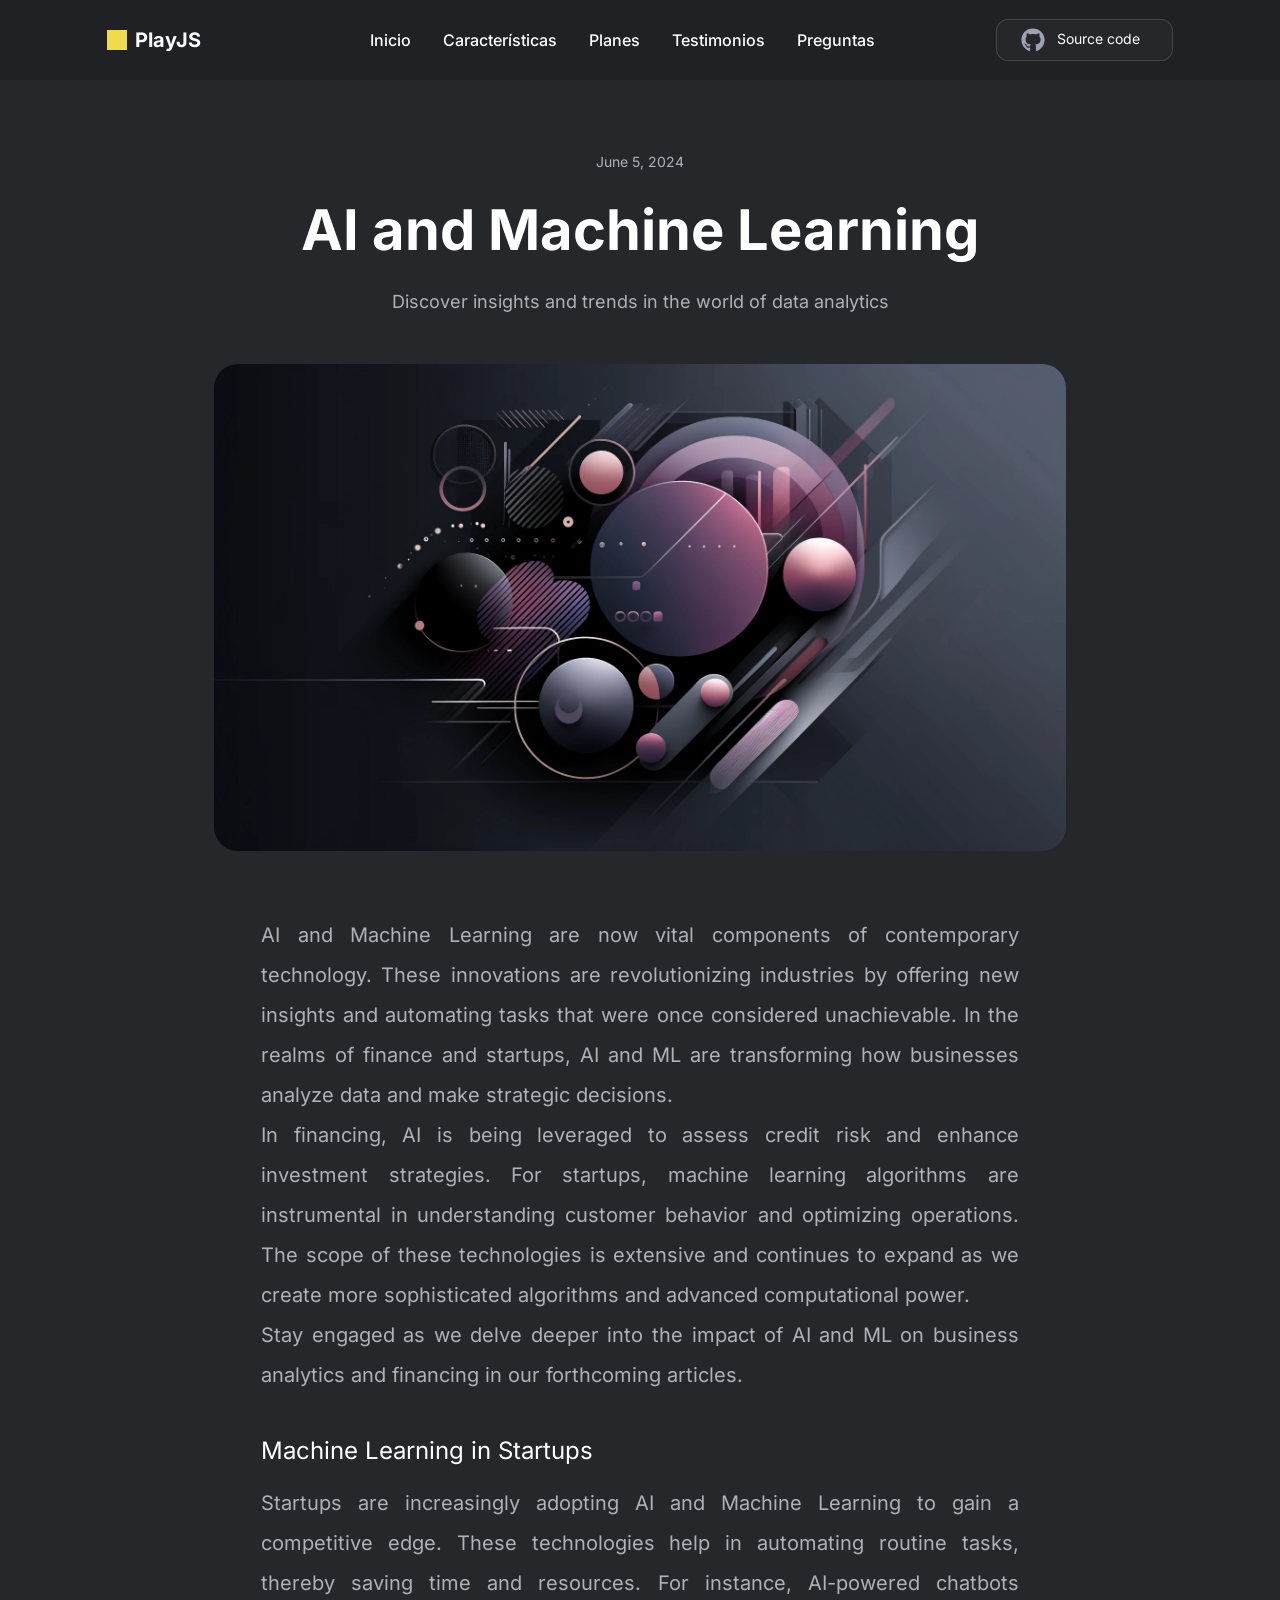
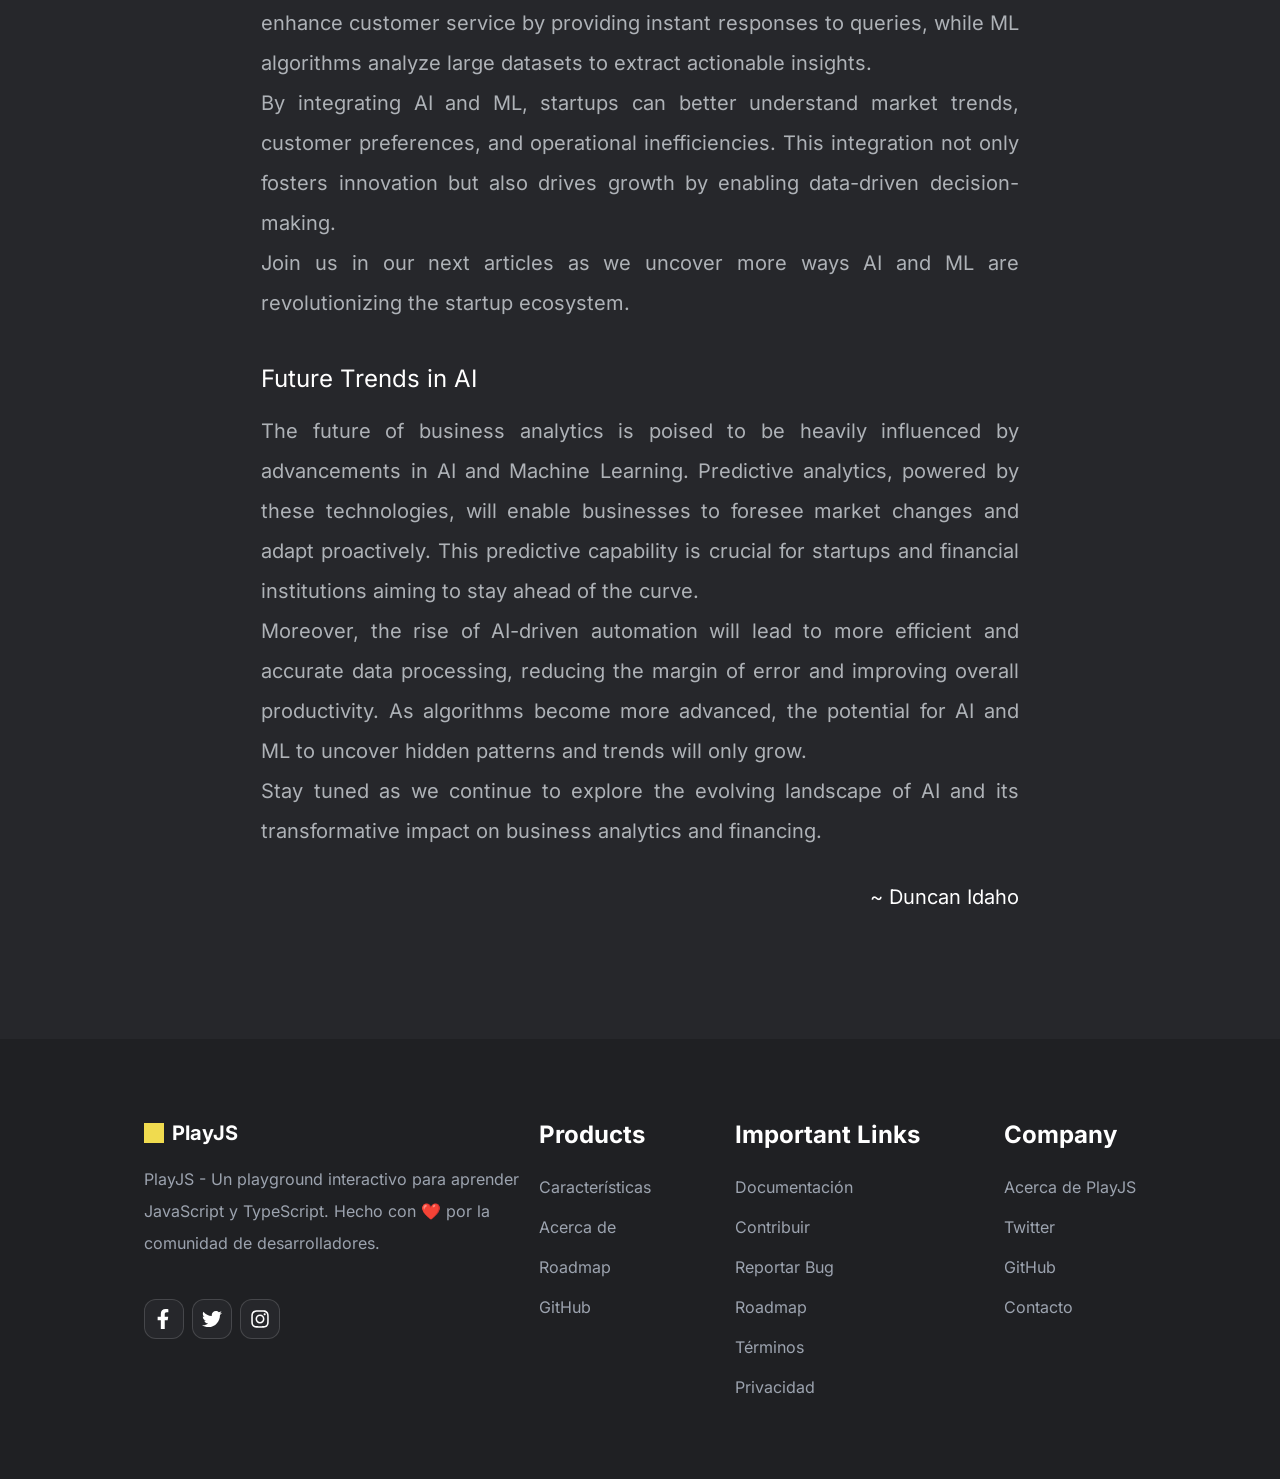
<file: blog/article/index.html>
<!DOCTYPE html><html lang="en" class="bg-bgDark2"> <head><meta charset="UTF-8"><meta name="viewport" content="width=device-width"><link rel="icon" type="image/svg+xml" href="/favicon.svg"><meta name="generator" content="Astro v4.16.6"><meta name="description" content="Dark themed website template built on AstroJS, designed for fictional startup"><title>AI and Machine Learning</title><link rel="stylesheet" href="/_astro/index.DOBHlAJR.css"></head> <body class="bg-bgDark2"> <main aria-label="Main content">  <style>astro-island,astro-slot,astro-static-slot{display:contents}</style><script>(()=>{var e=async t=>{await(await t())()};(self.Astro||(self.Astro={})).load=e;window.dispatchEvent(new Event("astro:load"));})();;(()=>{var A=Object.defineProperty;var g=(i,o,a)=>o in i?A(i,o,{enumerable:!0,configurable:!0,writable:!0,value:a}):i[o]=a;var d=(i,o,a)=>g(i,typeof o!="symbol"?o+"":o,a);{let i={0:t=>m(t),1:t=>a(t),2:t=>new RegExp(t),3:t=>new Date(t),4:t=>new Map(a(t)),5:t=>new Set(a(t)),6:t=>BigInt(t),7:t=>new URL(t),8:t=>new Uint8Array(t),9:t=>new Uint16Array(t),10:t=>new Uint32Array(t),11:t=>1/0*t},o=t=>{let[l,e]=t;return l in i?i[l](e):void 0},a=t=>t.map(o),m=t=>typeof t!="object"||t===null?t:Object.fromEntries(Object.entries(t).map(([l,e])=>[l,o(e)]));class y extends HTMLElement{constructor(){super(...arguments);d(this,"Component");d(this,"hydrator");d(this,"hydrate",async()=>{var b;if(!this.hydrator||!this.isConnected)return;let e=(b=this.parentElement)==null?void 0:b.closest("astro-island[ssr]");if(e){e.addEventListener("astro:hydrate",this.hydrate,{once:!0});return}let c=this.querySelectorAll("astro-slot"),n={},h=this.querySelectorAll("template[data-astro-template]");for(let r of h){let s=r.closest(this.tagName);s!=null&&s.isSameNode(this)&&(n[r.getAttribute("data-astro-template")||"default"]=r.innerHTML,r.remove())}for(let r of c){let s=r.closest(this.tagName);s!=null&&s.isSameNode(this)&&(n[r.getAttribute("name")||"default"]=r.innerHTML)}let p;try{p=this.hasAttribute("props")?m(JSON.parse(this.getAttribute("props"))):{}}catch(r){let s=this.getAttribute("component-url")||"<unknown>",v=this.getAttribute("component-export");throw v&&(s+=` (export ${v})`),console.error(`[hydrate] Error parsing props for component ${s}`,this.getAttribute("props"),r),r}let u;await this.hydrator(this)(this.Component,p,n,{client:this.getAttribute("client")}),this.removeAttribute("ssr"),this.dispatchEvent(new CustomEvent("astro:hydrate"))});d(this,"unmount",()=>{this.isConnected||this.dispatchEvent(new CustomEvent("astro:unmount"))})}disconnectedCallback(){document.removeEventListener("astro:after-swap",this.unmount),document.addEventListener("astro:after-swap",this.unmount,{once:!0})}connectedCallback(){if(!this.hasAttribute("await-children")||document.readyState==="interactive"||document.readyState==="complete")this.childrenConnectedCallback();else{let e=()=>{document.removeEventListener("DOMContentLoaded",e),c.disconnect(),this.childrenConnectedCallback()},c=new MutationObserver(()=>{var n;((n=this.lastChild)==null?void 0:n.nodeType)===Node.COMMENT_NODE&&this.lastChild.nodeValue==="astro:end"&&(this.lastChild.remove(),e())});c.observe(this,{childList:!0}),document.addEventListener("DOMContentLoaded",e)}}async childrenConnectedCallback(){let e=this.getAttribute("before-hydration-url");e&&await import(e),this.start()}async start(){let e=JSON.parse(this.getAttribute("opts")),c=this.getAttribute("client");if(Astro[c]===void 0){window.addEventListener(`astro:${c}`,()=>this.start(),{once:!0});return}try{await Astro[c](async()=>{let n=this.getAttribute("renderer-url"),[h,{default:p}]=await Promise.all([import(this.getAttribute("component-url")),n?import(n):()=>()=>{}]),u=this.getAttribute("component-export")||"default";if(!u.includes("."))this.Component=h[u];else{this.Component=h;for(let f of u.split("."))this.Component=this.Component[f]}return this.hydrator=p,this.hydrate},e,this)}catch(n){console.error(`[astro-island] Error hydrating ${this.getAttribute("component-url")}`,n)}}attributeChangedCallback(){this.hydrate()}}d(y,"observedAttributes",["props"]),customElements.get("astro-island")||customElements.define("astro-island",y)}})();</script><astro-island uid="2cj418" prefix="r0" component-url="/_astro/Navbar.DX4luALg.js" component-export="Navbar" renderer-url="/_astro/client.BIGLHmRd.js" props="{}" ssr="" client="load" opts="{&quot;name&quot;:&quot;Navbar&quot;,&quot;value&quot;:true}" await-children=""><nav class="w-full h-20 flex flex-col justify-center items-center fixed bg-bgDark1 lg:bg-bgDarkTransparent z-40 lg:backdrop-blur-xl" aria-label="Main navigation"><div class="2xl:w-[1280px] xl:w-10/12 w-11/12 flex justify-between items-center relative"><div style="opacity:0;will-change:opacity"><a href="/#home" aria-label="Home"><div class="flex justify-start items-center grow basis-0"><div class="text-white mr-2 text-6xl"><div class="size-5 bg-[#f0db4f]"></div></div><div class="text-white font-[&#x27;Inter&#x27;] font-bold text-xl">PlayJS</div></div></a></div><div style="opacity:0;will-change:opacity"><div class="hidden lg:flex h-full pl-12 pb-2"><a class="text-white lg:text-base text-2xl  leading-6 mr-4 ml-4   2xl:mr-6 2xl:ml-6 cursor-pointer font-normal lg:font-medium hover:scale-110 transition h-full pt-2" href="/#home" aria-label="Inicio">Inicio</a><a class="text-white lg:text-base text-2xl  leading-6 mr-4 ml-4   2xl:mr-6 2xl:ml-6 cursor-pointer font-normal lg:font-medium hover:scale-110 transition h-full pt-2" href="/#features" aria-label="Características">Características</a><a class="text-white lg:text-base text-2xl  leading-6 mr-4 ml-4   2xl:mr-6 2xl:ml-6 cursor-pointer font-normal lg:font-medium hover:scale-110 transition h-full pt-2" href="/#pricing" aria-label="Planes">Planes</a><a class="text-white lg:text-base text-2xl  leading-6 mr-4 ml-4   2xl:mr-6 2xl:ml-6 cursor-pointer font-normal lg:font-medium hover:scale-110 transition h-full pt-2" href="/#feedback" aria-label="Testimonios">Testimonios</a><a class="text-white lg:text-base text-2xl  leading-6 mr-4 ml-4   2xl:mr-6 2xl:ml-6 cursor-pointer font-normal lg:font-medium hover:scale-110 transition h-full pt-2" href="/#FAQ" aria-label="Preguntas">Preguntas</a></div></div><div style="opacity:0;will-change:opacity"><div class="grow basis-0 justify-end hidden lg:flex"><a class="text-white main-border-gray rounded-xl
           bg-bgDark2 hover:bg-bgDark3  border-gray-700 pl-6 pr-8 pt-2 pb-2 text-sm flex" href="https://github.com/salteadorneo/PlayJS" target="_blank" aria-label="source code"><svg xmlns="http://www.w3.org/2000/svg" viewBox="0 0 496 512" class="w-6 h-6 mr-3 fill-gray-400"><path d="M165.9 397.4c0 2-2.3 3.6-5.2 3.6-3.3.3-5.6-1.3-5.6-3.6 0-2 2.3-3.6 5.2-3.6 3-.3 5.6 1.3 5.6 3.6zm-31.1-4.5c-.7 2 1.3 4.3 4.3 4.9 2.6 1 5.6 0 6.2-2s-1.3-4.3-4.3-5.2c-2.6-.7-5.5.3-6.2 2.3zm44.2-1.7c-2.9.7-4.9 2.6-4.6 4.9.3 2 2.9 3.3 5.9 2.6 2.9-.7 4.9-2.6 4.6-4.6-.3-1.9-3-3.2-5.9-2.9zM244.8 8C106.1 8 0 113.3 0 252c0 110.9 69.8 205.8 169.5 239.2 12.8 2.3 17.3-5.6 17.3-12.1 0-6.2-.3-40.4-.3-61.4 0 0-70 15-84.7-29.8 0 0-11.4-29.1-27.8-36.6 0 0-22.9-15.7 1.6-15.4 0 0 24.9 2 38.6 25.8 21.9 38.6 58.6 27.5 72.9 20.9 2.3-16 8.8-27.1 16-33.7-55.9-6.2-112.3-14.3-112.3-110.5 0-27.5 7.6-41.3 23.6-58.9-2.6-6.5-11.1-33.3 2.6-67.9 20.9-6.5 69 27 69 27 20-5.6 41.5-8.5 62.8-8.5s42.8 2.9 62.8 8.5c0 0 48.1-33.6 69-27 13.7 34.7 5.2 61.4 2.6 67.9 16 17.7 25.8 31.5 25.8 58.9 0 96.5-58.9 104.2-114.8 110.5 9.2 7.9 17 22.9 17 46.4 0 33.7-.3 75.4-.3 83.6 0 6.5 4.6 14.4 17.3 12.1C428.2 457.8 496 362.9 496 252 496 113.3 383.5 8 244.8 8zM97.2 352.9c-1.3 1-1 3.3.7 5.2 1.6 1.6 3.9 2.3 5.2 1 1.3-1 1-3.3-.7-5.2-1.6-1.6-3.9-2.3-5.2-1zm-10.8-8.1c-.7 1.3.3 2.9 2.3 3.9 1.6 1 3.6.7 4.3-.7.7-1.3-.3-2.9-2.3-3.9-2-.6-3.6-.3-4.3.7zm32.4 35.6c-1.6 1.3-1 4.3 1.3 6.2 2.3 2.3 5.2 2.6 6.5 1 1.3-1.3.7-4.3-1.3-6.2-2.2-2.3-5.2-2.6-6.5-1zm-11.4-14.7c-1.6 1-1.6 3.6 0 5.9 1.6 2.3 4.3 3.3 5.6 2.3 1.6-1.3 1.6-3.9 0-6.2-1.4-2.3-4-3.3-5.6-2z"></path></svg><span class="pt-px">Source code</span></a></div></div><div class="lg:hidden flex flex-col  px-2 py-3 border-solid border border-gray-600 rounded-md cursor-pointer hover:bg-bgDark2"><div class="w-5 h-0.5 bg-gray-500  mb-1"></div><div class="w-5 h-0.5 bg-gray-500  mb-1"></div><div class="w-5 h-0.5 bg-gray-500 "></div></div></div></nav><!--astro:end--></astro-island> <div class="flex justify-center bg-bgDark2 relative pt-2"><div class="px-2 sm:px-4"><article class=" p-8 text-center rounded-3xl w-full lg:w-[1200px] 2xl:w-[1400px] mb-24 mt-16 sm:mt-24"><header class="mb-12"><div class="text-sm text-secondaryText my-4">June 5, 2024</div><h1 class="text-[2rem] xs:text-[2.8rem] lg:text-[3.5rem] font-bold text-primaryText mb-4">AI and Machine Learning</h1><p class="text-lg text-secondaryText mb-4">Discover insights and trends in the world of data analytics</p></header><img src="/_astro/blog1.UgsBnp9Y.jpg" alt="AI and Machine Learning" class="rounded-3xl mb-8 w-10/12 md:w-3/4 mx-auto mt-8" aria-label="AI and Machine Learning"/><section class="text-secondaryText !leading-8 sm:!leading-10 sm:text-xl text-left sm:text-justify mx-auto w-full md:w-10/12 lg:w-2/3 mt-16" aria-labelledby="content-title">
    <p>AI and Machine Learning are now vital components of contemporary technology. These innovations are revolutionizing industries by offering new insights and automating tasks that were once considered unachievable. In the realms of finance and startups, AI and ML are transforming how businesses analyze data and make strategic decisions.</p>
    <p>In financing, AI is being leveraged to assess credit risk and enhance investment strategies. For startups, machine learning algorithms are instrumental in understanding customer behavior and optimizing operations. The scope of these technologies is extensive and continues to expand as we create more sophisticated algorithms and advanced computational power.</p>
    <p>Stay engaged as we delve deeper into the impact of AI and ML on business analytics and financing in our forthcoming articles.</p><br/>
    <div class="text-white text-2xl mb-4">Machine Learning in Startups</div>
    <p>Startups are increasingly adopting AI and Machine Learning to gain a competitive edge. These technologies help in automating routine tasks, thereby saving time and resources. For instance, AI-powered chatbots enhance customer service by providing instant responses to queries, while ML algorithms analyze large datasets to extract actionable insights.</p>
    <p>By integrating AI and ML, startups can better understand market trends, customer preferences, and operational inefficiencies. This integration not only fosters innovation but also drives growth by enabling data-driven decision-making.</p>
    <p>Join us in our next articles as we uncover more ways AI and ML are revolutionizing the startup ecosystem.</p><br/>
    <div class="text-white text-2xl mb-4">Future Trends in AI</div>
    <p>The future of business analytics is poised to be heavily influenced by advancements in AI and Machine Learning. Predictive analytics, powered by these technologies, will enable businesses to foresee market changes and adapt proactively. This predictive capability is crucial for startups and financial institutions aiming to stay ahead of the curve.</p>
    <p>Moreover, the rise of AI-driven automation will lead to more efficient and accurate data processing, reducing the margin of error and improving overall productivity. As algorithms become more advanced, the potential for AI and ML to uncover hidden patterns and trends will only grow.</p>
    <p>Stay tuned as we continue to explore the evolving landscape of AI and its transformative impact on business analytics and financing.</p>
  </section><div class="w-4/5 lg:w-2/3 text-right mx-auto mt-8 text-primaryText text-xl">~ Duncan Idaho</div></article></div></div> <footer aria-label="Site footer"><div class="pt-10  lg:pt-20 lg:pb-16 bg-bgDark1 radius-for-skewed "><div class="container mx-auto px-4 w-4/5 md:w-11/12 lg:w-10/12 xl:w-4/5 2xl:w-2/3"><div class="flex flex-wrap"><div class="w-full lg:w-1/3 mb-16 lg:mb-0"><div class="flex justify-center lg:justify-start items-center grow basis-0"><div class="text-white mr-2 text-6xl"><div class="size-5 bg-[#f0db4f]"></div></div><div class="text-white font-[&#x27;Inter&#x27;] font-bold text-xl">PlayJS</div></div><p class="mb-10 mt-4 sm:w-[22rem] lg:w-[20rem] xl:w-[24rem] text-gray-400 leading-loose text-center lg:text-left mx-auto lg:mx-0">PlayJS - Un playground interactivo para aprender JavaScript y TypeScript. Hecho con ❤️ por la comunidad de desarrolladores.</p><div class="w-36 mx-auto lg:mx-0"><a class="inline-block w-10  h-10 mr-2 p-2 pt-[0.55rem] outlined-button" href="#" aria-label="Facebook"><svg xmlns="http://www.w3.org/2000/svg" viewBox="0 0 320 512" fill="white" class="h-5 w-5"><path d="M279.14 288l14.22-92.66h-88.91v-60.13c0-25.35 12.42-50.06 52.24-50.06h40.42V6.26S260.43 0 225.36 0c-73.22 0-121.08 44.38-121.08 124.72v70.62H22.89V288h81.39v224h100.17V288z"></path></svg></a><a class="inline-block w-10  h-10 mr-2 p-2 pt-[0.55rem] pl-[0.55rem] outlined-button" href="#" aria-label="Twitter"><svg xmlns="http://www.w3.org/2000/svg" viewBox="0 0 512 512" fill="white" class="h-5 w-5"><path d="M459.37 151.716c.325 4.548.325 9.097.325 13.645 0 138.72-105.583 298.558-298.558 298.558-59.452 0-114.68-17.219-161.137-47.106 8.447.974 16.568 1.299 25.34 1.299 49.055 0 94.213-16.568 130.274-44.832-46.132-.975-84.792-31.188-98.112-72.772 6.498.974 12.995 1.624 19.818 1.624 9.421 0 18.843-1.3 27.614-3.573-48.081-9.747-84.143-51.98-84.143-102.985v-1.299c13.969 7.797 30.214 12.67 47.431 13.319-28.264-18.843-46.781-51.005-46.781-87.391 0-19.492 5.197-37.36 14.294-52.954 51.655 63.675 129.3 105.258 216.365 109.807-1.624-7.797-2.599-15.918-2.599-24.04 0-57.828 46.782-104.934 104.934-104.934 30.213 0 57.502 12.67 76.67 33.137 23.715-4.548 46.456-13.32 66.599-25.34-7.798 24.366-24.366 44.833-46.132 57.827 21.117-2.273 41.584-8.122 60.426-16.243-14.292 20.791-32.161 39.308-52.628 54.253z"></path></svg></a><a class="inline-block w-10  h-10 mr-2 p-2 pt-[0.55rem] pl-[0.55rem] outlined-button" href="#" aria-label="Instagram"><svg xmlns="http://www.w3.org/2000/svg" viewBox="0 0 448 512" fill="white" class="h-5 w-5"><path d="M224.1 141c-63.6 0-114.9 51.3-114.9 114.9s51.3 114.9 114.9 114.9S339 319.5 339 255.9 287.7 141 224.1 141zm0 189.6c-41.1 0-74.7-33.5-74.7-74.7s33.5-74.7 74.7-74.7 74.7 33.5 74.7 74.7-33.6 74.7-74.7 74.7zm146.4-194.3c0 14.9-12 26.8-26.8 26.8-14.9 0-26.8-12-26.8-26.8s12-26.8 26.8-26.8 26.8 12 26.8 26.8zm76.1 27.2c-1.7-35.9-9.9-67.7-36.2-93.9-26.2-26.2-58-34.4-93.9-36.2-37-2.1-147.9-2.1-184.9 0-35.8 1.7-67.6 9.9-93.9 36.1s-34.4 58-36.2 93.9c-2.1 37-2.1 147.9 0 184.9 1.7 35.9 9.9 67.7 36.2 93.9s58 34.4 93.9 36.2c37 2.1 147.9 2.1 184.9 0 35.9-1.7 67.7-9.9 93.9-36.2 26.2-26.2 34.4-58 36.2-93.9 2.1-37 2.1-147.8 0-184.8zM398.8 388c-7.8 19.6-22.9 34.7-42.6 42.6-29.5 11.7-99.5 9-132.1 9s-102.7 2.6-132.1-9c-19.6-7.8-34.7-22.9-42.6-42.6-11.7-29.5-9-99.5-9-132.1s-2.6-102.7 9-132.1c7.8-19.6 22.9-34.7 42.6-42.6 29.5-11.7 99.5-9 132.1-9s102.7-2.6 132.1 9c19.6 7.8 34.7 22.9 42.6 42.6 11.7 29.5 9 99.5 9 132.1s2.7 102.7-9 132.1z"></path></svg></a></div></div><div class="w-full lg:w-2/3  lg:pl-16 hidden lg:flex flex-wrap justify-between"><div class="w-full md:w-1/3 lg:w-auto mb-16 md:mb-0"><h3 class="mb-6 text-2xl font-bold text-primaryText">Products</h3><ul><li class="mb-4"><a class="text-gray-400 hover:text-gray-300" href="#" aria-label="Características">Características</a></li><li class="mb-4"><a class="text-gray-400 hover:text-gray-300" href="#" aria-label="Acerca de">Acerca de</a></li><li class="mb-4"><a class="text-gray-400 hover:text-gray-300" href="#" aria-label="Roadmap">Roadmap</a></li><li class="mb-4"><a class="text-gray-400 hover:text-gray-300" href="#" aria-label="GitHub">GitHub</a></li></ul></div><div class="w-full md:w-1/3 lg:w-auto mb-16 md:mb-0"><h3 class="mb-6 text-2xl font-bold text-primaryText">Important Links</h3><ul><li class="mb-4"><a class="text-gray-400 hover:text-gray-300" href="#" aria-label="Documentación">Documentación</a></li><li class="mb-4"><a class="text-gray-400 hover:text-gray-300" href="#" aria-label="Contribuir">Contribuir</a></li><li class="mb-4"><a class="text-gray-400 hover:text-gray-300" href="#" aria-label="Reportar Bug">Reportar Bug</a></li><li class="mb-4"><a class="text-gray-400 hover:text-gray-300" href="#" aria-label="Roadmap">Roadmap</a></li><li class="mb-4"><a class="text-gray-400 hover:text-gray-300" href="#" aria-label="Términos">Términos</a></li><li class="mb-4"><a class="text-gray-400 hover:text-gray-300" href="#" aria-label="Privacidad">Privacidad</a></li></ul></div><div class="w-full md:w-1/3 lg:w-auto"><h3 class="mb-6 text-2xl font-bold text-primaryText">Company</h3><ul><li class="mb-4"><a class="text-gray-400 hover:text-gray-300" href="#" aria-label="Acerca de PlayJS">Acerca de PlayJS</a></li><li class="mb-4"><a class="text-gray-400 hover:text-gray-300" href="#" aria-label="Twitter">Twitter</a></li><li class="mb-4"><a class="text-gray-400 hover:text-gray-300" href="#" aria-label="GitHub">GitHub</a></li><li class="mb-4"><a class="text-gray-400 hover:text-gray-300" href="#" aria-label="Contacto">Contacto</a></li></ul></div></div></div></div></div></footer> <astro-island uid="Z2iKSsK" prefix="r3" component-url="/_astro/ScrollUpButton.BD0-oT8M.js" component-export="ScrollUpButton" renderer-url="/_astro/client.BIGLHmRd.js" props="{}" ssr="" client="load" opts="{&quot;name&quot;:&quot;ScrollUpButton&quot;,&quot;value&quot;:true}"></astro-island>  </main>  </body> </html>
</file>
<file: _astro/index.DOBHlAJR.css>
*,:before,:after{--tw-border-spacing-x: 0;--tw-border-spacing-y: 0;--tw-translate-x: 0;--tw-translate-y: 0;--tw-rotate: 0;--tw-skew-x: 0;--tw-skew-y: 0;--tw-scale-x: 1;--tw-scale-y: 1;--tw-pan-x: ;--tw-pan-y: ;--tw-pinch-zoom: ;--tw-scroll-snap-strictness: proximity;--tw-gradient-from-position: ;--tw-gradient-via-position: ;--tw-gradient-to-position: ;--tw-ordinal: ;--tw-slashed-zero: ;--tw-numeric-figure: ;--tw-numeric-spacing: ;--tw-numeric-fraction: ;--tw-ring-inset: ;--tw-ring-offset-width: 0px;--tw-ring-offset-color: #fff;--tw-ring-color: rgb(59 130 246 / .5);--tw-ring-offset-shadow: 0 0 #0000;--tw-ring-shadow: 0 0 #0000;--tw-shadow: 0 0 #0000;--tw-shadow-colored: 0 0 #0000;--tw-blur: ;--tw-brightness: ;--tw-contrast: ;--tw-grayscale: ;--tw-hue-rotate: ;--tw-invert: ;--tw-saturate: ;--tw-sepia: ;--tw-drop-shadow: ;--tw-backdrop-blur: ;--tw-backdrop-brightness: ;--tw-backdrop-contrast: ;--tw-backdrop-grayscale: ;--tw-backdrop-hue-rotate: ;--tw-backdrop-invert: ;--tw-backdrop-opacity: ;--tw-backdrop-saturate: ;--tw-backdrop-sepia: ;--tw-contain-size: ;--tw-contain-layout: ;--tw-contain-paint: ;--tw-contain-style: }::backdrop{--tw-border-spacing-x: 0;--tw-border-spacing-y: 0;--tw-translate-x: 0;--tw-translate-y: 0;--tw-rotate: 0;--tw-skew-x: 0;--tw-skew-y: 0;--tw-scale-x: 1;--tw-scale-y: 1;--tw-pan-x: ;--tw-pan-y: ;--tw-pinch-zoom: ;--tw-scroll-snap-strictness: proximity;--tw-gradient-from-position: ;--tw-gradient-via-position: ;--tw-gradient-to-position: ;--tw-ordinal: ;--tw-slashed-zero: ;--tw-numeric-figure: ;--tw-numeric-spacing: ;--tw-numeric-fraction: ;--tw-ring-inset: ;--tw-ring-offset-width: 0px;--tw-ring-offset-color: #fff;--tw-ring-color: rgb(59 130 246 / .5);--tw-ring-offset-shadow: 0 0 #0000;--tw-ring-shadow: 0 0 #0000;--tw-shadow: 0 0 #0000;--tw-shadow-colored: 0 0 #0000;--tw-blur: ;--tw-brightness: ;--tw-contrast: ;--tw-grayscale: ;--tw-hue-rotate: ;--tw-invert: ;--tw-saturate: ;--tw-sepia: ;--tw-drop-shadow: ;--tw-backdrop-blur: ;--tw-backdrop-brightness: ;--tw-backdrop-contrast: ;--tw-backdrop-grayscale: ;--tw-backdrop-hue-rotate: ;--tw-backdrop-invert: ;--tw-backdrop-opacity: ;--tw-backdrop-saturate: ;--tw-backdrop-sepia: ;--tw-contain-size: ;--tw-contain-layout: ;--tw-contain-paint: ;--tw-contain-style: }*,:before,:after{box-sizing:border-box;border-width:0;border-style:solid;border-color:#e5e7eb}:before,:after{--tw-content: ""}html,:host{line-height:1.5;-webkit-text-size-adjust:100%;-moz-tab-size:4;-o-tab-size:4;tab-size:4;font-family:ui-sans-serif,system-ui,sans-serif,"Apple Color Emoji","Segoe UI Emoji",Segoe UI Symbol,"Noto Color Emoji";font-feature-settings:normal;font-variation-settings:normal;-webkit-tap-highlight-color:transparent}body{margin:0;line-height:inherit}hr{height:0;color:inherit;border-top-width:1px}abbr:where([title]){-webkit-text-decoration:underline dotted;text-decoration:underline dotted}h1,h2,h3,h4,h5,h6{font-size:inherit;font-weight:inherit}a{color:inherit;text-decoration:inherit}b,strong{font-weight:bolder}code,kbd,samp,pre{font-family:ui-monospace,SFMono-Regular,Menlo,Monaco,Consolas,Liberation Mono,Courier New,monospace;font-feature-settings:normal;font-variation-settings:normal;font-size:1em}small{font-size:80%}sub,sup{font-size:75%;line-height:0;position:relative;vertical-align:baseline}sub{bottom:-.25em}sup{top:-.5em}table{text-indent:0;border-color:inherit;border-collapse:collapse}button,input,optgroup,select,textarea{font-family:inherit;font-feature-settings:inherit;font-variation-settings:inherit;font-size:100%;font-weight:inherit;line-height:inherit;letter-spacing:inherit;color:inherit;margin:0;padding:0}button,select{text-transform:none}button,input:where([type=button]),input:where([type=reset]),input:where([type=submit]){-webkit-appearance:button;background-color:transparent;background-image:none}:-moz-focusring{outline:auto}:-moz-ui-invalid{box-shadow:none}progress{vertical-align:baseline}::-webkit-inner-spin-button,::-webkit-outer-spin-button{height:auto}[type=search]{-webkit-appearance:textfield;outline-offset:-2px}::-webkit-search-decoration{-webkit-appearance:none}::-webkit-file-upload-button{-webkit-appearance:button;font:inherit}summary{display:list-item}blockquote,dl,dd,h1,h2,h3,h4,h5,h6,hr,figure,p,pre{margin:0}fieldset{margin:0;padding:0}legend{padding:0}ol,ul,menu{list-style:none;margin:0;padding:0}dialog{padding:0}textarea{resize:vertical}input::-moz-placeholder,textarea::-moz-placeholder{opacity:1;color:#9ca3af}input::placeholder,textarea::placeholder{opacity:1;color:#9ca3af}button,[role=button]{cursor:pointer}:disabled{cursor:default}img,svg,video,canvas,audio,iframe,embed,object{display:block;vertical-align:middle}img,video{max-width:100%;height:auto}[hidden]:where(:not([hidden=until-found])){display:none}.container{width:100%}@media (min-width: 530px){.container{max-width:530px}}@media (min-width: 640px){.container{max-width:640px}}@media (min-width: 768px){.container{max-width:768px}}@media (min-width: 1024px){.container{max-width:1024px}}@media (min-width: 1280px){.container{max-width:1280px}}@media (min-width: 1536px){.container{max-width:1536px}}.fixed{position:fixed}.absolute{position:absolute}.relative{position:relative}.-top-10{top:-2.5rem}.-top-16{top:-4rem}.bottom-6{bottom:1.5rem}.left-0{left:0}.right-4{right:1rem}.right-6{right:1.5rem}.top-0{top:0}.top-4{top:1rem}.top-6{top:1.5rem}.z-10{z-index:10}.z-40{z-index:40}.z-50{z-index:50}.order-last{order:9999}.-m-1{margin:-.25rem}.-m-2{margin:-.5rem}.-m-4{margin:-1rem}.-mx-4{margin-left:-1rem;margin-right:-1rem}.mx-auto{margin-left:auto;margin-right:auto}.my-4{margin-top:1rem;margin-bottom:1rem}.-mt-8{margin-top:-2rem}.mb-1{margin-bottom:.25rem}.mb-10{margin-bottom:2.5rem}.mb-11{margin-bottom:2.75rem}.mb-12{margin-bottom:3rem}.mb-14{margin-bottom:3.5rem}.mb-16{margin-bottom:4rem}.mb-2{margin-bottom:.5rem}.mb-20{margin-bottom:5rem}.mb-24{margin-bottom:6rem}.mb-4{margin-bottom:1rem}.mb-6{margin-bottom:1.5rem}.mb-7{margin-bottom:1.75rem}.mb-8{margin-bottom:2rem}.mb-\[28vw\]{margin-bottom:28vw}.ml-3{margin-left:.75rem}.ml-4{margin-left:1rem}.mr-0{margin-right:0}.mr-10{margin-right:2.5rem}.mr-2{margin-right:.5rem}.mr-3{margin-right:.75rem}.mr-4{margin-right:1rem}.mr-9{margin-right:2.25rem}.mt-10{margin-top:2.5rem}.mt-12{margin-top:3rem}.mt-14{margin-top:3.5rem}.mt-16{margin-top:4rem}.mt-2{margin-top:.5rem}.mt-20{margin-top:5rem}.mt-4{margin-top:1rem}.mt-6{margin-top:1.5rem}.mt-8{margin-top:2rem}.block{display:block}.inline-block{display:inline-block}.inline{display:inline}.flex{display:flex}.grid{display:grid}.hidden{display:none}.size-5{width:1.25rem;height:1.25rem}.h-0\.5{height:.125rem}.h-1\/2{height:50%}.h-10{height:2.5rem}.h-12{height:3rem}.h-20{height:5rem}.h-5{height:1.25rem}.h-6{height:1.5rem}.h-8{height:2rem}.h-\[9rem\]{height:9rem}.h-auto{height:auto}.h-full{height:100%}.h-screen{height:100vh}.max-h-0{max-height:0px}.max-h-96{max-height:24rem}.max-h-\[47\%\]{max-height:47%}.w-1\/2{width:50%}.w-10{width:2.5rem}.w-10\/12{width:83.333333%}.w-11\/12{width:91.666667%}.w-12{width:3rem}.w-2\/3{width:66.666667%}.w-3\/4{width:75%}.w-36{width:9rem}.w-4\/5{width:80%}.w-44{width:11rem}.w-5{width:1.25rem}.w-6{width:1.5rem}.w-64{width:16rem}.w-\[210px\]{width:210px}.w-\[350px\]{width:350px}.w-\[5\.5rem\]{width:5.5rem}.w-\[9rem\]{width:9rem}.w-full{width:100%}.w-screen{width:100vw}.max-w-2xl{max-width:42rem}.grow{flex-grow:1}.basis-0{flex-basis:0px}.rotate-\[180deg\]{--tw-rotate: 180deg;transform:translate(var(--tw-translate-x),var(--tw-translate-y)) rotate(var(--tw-rotate)) skew(var(--tw-skew-x)) skewY(var(--tw-skew-y)) scaleX(var(--tw-scale-x)) scaleY(var(--tw-scale-y))}.rotate-\[270deg\]{--tw-rotate: 270deg;transform:translate(var(--tw-translate-x),var(--tw-translate-y)) rotate(var(--tw-rotate)) skew(var(--tw-skew-x)) skewY(var(--tw-skew-y)) scaleX(var(--tw-scale-x)) scaleY(var(--tw-scale-y))}.cursor-pointer{cursor:pointer}.appearance-none{-webkit-appearance:none;-moz-appearance:none;appearance:none}.grid-cols-1{grid-template-columns:repeat(1,minmax(0,1fr))}.flex-col{flex-direction:column}.flex-wrap{flex-wrap:wrap}.items-start{align-items:flex-start}.items-end{align-items:flex-end}.items-center{align-items:center}.justify-start{justify-content:flex-start}.justify-end{justify-content:flex-end}.justify-center{justify-content:center}.justify-between{justify-content:space-between}.gap-10{gap:2.5rem}.gap-2{gap:.5rem}.gap-4{gap:1rem}.gap-8{gap:2rem}.overflow-hidden{overflow:hidden}.overflow-x-auto{overflow-x:auto}.whitespace-pre-wrap{white-space:pre-wrap}.break-words{overflow-wrap:break-word}.rounded{border-radius:.25rem}.rounded-3xl{border-radius:1.5rem}.rounded-full{border-radius:9999px}.rounded-lg{border-radius:.5rem}.rounded-md{border-radius:.375rem}.rounded-xl{border-radius:.75rem}.rounded-t-xl{border-top-left-radius:.75rem;border-top-right-radius:.75rem}.border{border-width:1px}.border-y{border-top-width:1px;border-bottom-width:1px}.border-solid{border-style:solid}.border-none{border-style:none}.border-bgDark3{--tw-border-opacity: 1;border-color:rgb(48 49 54 / var(--tw-border-opacity))}.border-gray-300{--tw-border-opacity: 1;border-color:rgb(209 213 219 / var(--tw-border-opacity))}.border-gray-600{--tw-border-opacity: 1;border-color:rgb(75 85 99 / var(--tw-border-opacity))}.border-gray-700{--tw-border-opacity: 1;border-color:rgb(55 65 81 / var(--tw-border-opacity))}.border-gray-800{--tw-border-opacity: 1;border-color:rgb(31 41 55 / var(--tw-border-opacity))}.border-primaryColor{--tw-border-opacity: 1;border-color:rgb(99 102 241 / var(--tw-border-opacity))}.bg-\[\#f0db4f\]{--tw-bg-opacity: 1;background-color:rgb(240 219 79 / var(--tw-bg-opacity))}.bg-bgDark1{--tw-bg-opacity: 1;background-color:rgb(31 32 35 / var(--tw-bg-opacity))}.bg-bgDark2{--tw-bg-opacity: 1;background-color:rgb(38 39 43 / var(--tw-bg-opacity))}.bg-bgDark3{--tw-bg-opacity: 1;background-color:rgb(48 49 54 / var(--tw-bg-opacity))}.bg-bgDarkTransparentDarker{background-color:#00000080}.bg-bgDarkTransparentLighter{background-color:#303136b3}.bg-black{--tw-bg-opacity: 1;background-color:rgb(0 0 0 / var(--tw-bg-opacity))}.bg-gray-300{--tw-bg-opacity: 1;background-color:rgb(209 213 219 / var(--tw-bg-opacity))}.bg-gray-500{--tw-bg-opacity: 1;background-color:rgb(107 114 128 / var(--tw-bg-opacity))}.bg-primaryColor{--tw-bg-opacity: 1;background-color:rgb(99 102 241 / var(--tw-bg-opacity))}.bg-secondaryColor{--tw-bg-opacity: 1;background-color:rgb(161 163 247 / var(--tw-bg-opacity))}.bg-transparent{background-color:transparent}.fill-\[rgb\(174\,178\,183\)\]{fill:#aeb2b7}.fill-bgDark1{fill:#1f2023}.fill-bgDark2{fill:#26272b}.fill-gray-400{fill:#9ca3af}.fill-quoteIconColor{fill:#b2b8cd}.fill-secondaryColor{fill:#a1a3f7}.p-1{padding:.25rem}.p-10{padding:2.5rem}.p-2{padding:.5rem}.p-3{padding:.75rem}.p-6{padding:1.5rem}.p-8{padding:2rem}.px-12{padding-left:3rem;padding-right:3rem}.px-2{padding-left:.5rem;padding-right:.5rem}.px-3{padding-left:.75rem;padding-right:.75rem}.px-4{padding-left:1rem;padding-right:1rem}.px-6{padding-left:1.5rem;padding-right:1.5rem}.px-8{padding-left:2rem;padding-right:2rem}.py-12{padding-top:3rem;padding-bottom:3rem}.py-2{padding-top:.5rem;padding-bottom:.5rem}.py-24{padding-top:6rem;padding-bottom:6rem}.py-3{padding-top:.75rem;padding-bottom:.75rem}.py-4{padding-top:1rem;padding-bottom:1rem}.py-6{padding-top:1.5rem;padding-bottom:1.5rem}.py-8{padding-top:2rem;padding-bottom:2rem}.pb-0{padding-bottom:0}.pb-10{padding-bottom:2.5rem}.pb-16{padding-bottom:4rem}.pb-2{padding-bottom:.5rem}.pb-20{padding-bottom:5rem}.pb-24{padding-bottom:6rem}.pb-8{padding-bottom:2rem}.pl-1{padding-left:.25rem}.pl-12{padding-left:3rem}.pl-3{padding-left:.75rem}.pl-6{padding-left:1.5rem}.pl-\[0\.55rem\]{padding-left:.55rem}.pr-2{padding-right:.5rem}.pr-36{padding-right:9rem}.pr-6{padding-right:1.5rem}.pr-8{padding-right:2rem}.pt-10{padding-top:2.5rem}.pt-12{padding-top:3rem}.pt-16{padding-top:4rem}.pt-2{padding-top:.5rem}.pt-24{padding-top:6rem}.pt-3{padding-top:.75rem}.pt-4{padding-top:1rem}.pt-\[0\.55rem\]{padding-top:.55rem}.pt-px{padding-top:1px}.text-left{text-align:left}.text-center{text-align:center}.text-right{text-align:right}.font-\[\'Inter\'\]{font-family:Inter}.text-2xl{font-size:1.5rem;line-height:2rem}.text-3xl{font-size:1.875rem;line-height:2.25rem}.text-4xl{font-size:2.25rem;line-height:2.5rem}.text-5xl{font-size:3rem;line-height:1}.text-6xl{font-size:3.75rem;line-height:1}.text-8xl{font-size:6rem;line-height:1}.text-\[2rem\]{font-size:2rem}.text-lg{font-size:1.125rem;line-height:1.75rem}.text-sm{font-size:.875rem;line-height:1.25rem}.text-xl{font-size:1.25rem;line-height:1.75rem}.text-xs{font-size:.75rem;line-height:1rem}.font-bold{font-weight:700}.font-medium{font-weight:500}.font-normal{font-weight:400}.font-semibold{font-weight:600}.\!leading-8{line-height:2rem!important}.leading-6{line-height:1.5rem}.leading-loose{line-height:2}.leading-snug{line-height:1.375}.tracking-normal{letter-spacing:0em}.tracking-wide{letter-spacing:.025em}.text-\[rgb\(255\,255\,255\,0\.7\)\]{color:#ffffffb3}.text-bgDark1{--tw-text-opacity: 1;color:rgb(31 32 35 / var(--tw-text-opacity))}.text-gray-400{--tw-text-opacity: 1;color:rgb(156 163 175 / var(--tw-text-opacity))}.text-gray-500{--tw-text-opacity: 1;color:rgb(107 114 128 / var(--tw-text-opacity))}.text-primaryText{--tw-text-opacity: 1;color:rgb(255 255 255 / var(--tw-text-opacity))}.text-secondaryColor{--tw-text-opacity: 1;color:rgb(161 163 247 / var(--tw-text-opacity))}.text-secondaryText{--tw-text-opacity: 1;color:rgb(174 178 183 / var(--tw-text-opacity))}.text-white{--tw-text-opacity: 1;color:rgb(255 255 255 / var(--tw-text-opacity))}.placeholder-gray-500::-moz-placeholder{--tw-placeholder-opacity: 1;color:rgb(107 114 128 / var(--tw-placeholder-opacity))}.placeholder-gray-500::placeholder{--tw-placeholder-opacity: 1;color:rgb(107 114 128 / var(--tw-placeholder-opacity))}.outline-none{outline:2px solid transparent;outline-offset:2px}.backdrop-blur-xl{--tw-backdrop-blur: blur(24px);-webkit-backdrop-filter:var(--tw-backdrop-blur) var(--tw-backdrop-brightness) var(--tw-backdrop-contrast) var(--tw-backdrop-grayscale) var(--tw-backdrop-hue-rotate) var(--tw-backdrop-invert) var(--tw-backdrop-opacity) var(--tw-backdrop-saturate) var(--tw-backdrop-sepia);backdrop-filter:var(--tw-backdrop-blur) var(--tw-backdrop-brightness) var(--tw-backdrop-contrast) var(--tw-backdrop-grayscale) var(--tw-backdrop-hue-rotate) var(--tw-backdrop-invert) var(--tw-backdrop-opacity) var(--tw-backdrop-saturate) var(--tw-backdrop-sepia)}.transition{transition-property:color,background-color,border-color,text-decoration-color,fill,stroke,opacity,box-shadow,transform,filter,-webkit-backdrop-filter;transition-property:color,background-color,border-color,text-decoration-color,fill,stroke,opacity,box-shadow,transform,filter,backdrop-filter;transition-property:color,background-color,border-color,text-decoration-color,fill,stroke,opacity,box-shadow,transform,filter,backdrop-filter,-webkit-backdrop-filter;transition-timing-function:cubic-bezier(.4,0,.2,1);transition-duration:.15s}.transition-all{transition-property:all;transition-timing-function:cubic-bezier(.4,0,.2,1);transition-duration:.15s}.transition-colors{transition-property:color,background-color,border-color,text-decoration-color,fill,stroke;transition-timing-function:cubic-bezier(.4,0,.2,1);transition-duration:.15s}.duration-200{transition-duration:.2s}.duration-300{transition-duration:.3s}.duration-500{transition-duration:.5s}.ease-in-out{transition-timing-function:cubic-bezier(.4,0,.2,1)}.after\:h-10:after{content:var(--tw-content);height:2.5rem}.after\:w-\[30rem\]:after{content:var(--tw-content);width:30rem}.after\:rounded-lg:after{content:var(--tw-content);border-radius:.5rem}.after\:bg-primaryColor:after{content:var(--tw-content);--tw-bg-opacity: 1;background-color:rgb(99 102 241 / var(--tw-bg-opacity))}.after\:shadow-md:after{content:var(--tw-content);--tw-shadow: 0 4px 6px -1px rgb(0 0 0 / .1), 0 2px 4px -2px rgb(0 0 0 / .1);--tw-shadow-colored: 0 4px 6px -1px var(--tw-shadow-color), 0 2px 4px -2px var(--tw-shadow-color);box-shadow:var(--tw-ring-offset-shadow, 0 0 #0000),var(--tw-ring-shadow, 0 0 #0000),var(--tw-shadow)}.after\:duration-300:after{content:var(--tw-content);transition-duration:.3s}.hover\:scale-110:hover{--tw-scale-x: 1.1;--tw-scale-y: 1.1;transform:translate(var(--tw-translate-x),var(--tw-translate-y)) rotate(var(--tw-rotate)) skew(var(--tw-skew-x)) skewY(var(--tw-skew-y)) scaleX(var(--tw-scale-x)) scaleY(var(--tw-scale-y))}.hover\:border-secondaryColor:hover{--tw-border-opacity: 1;border-color:rgb(161 163 247 / var(--tw-border-opacity))}.hover\:bg-\[\#7274f3\]:hover{--tw-bg-opacity: 1;background-color:rgb(114 116 243 / var(--tw-bg-opacity))}.hover\:bg-bgDark2:hover{--tw-bg-opacity: 1;background-color:rgb(38 39 43 / var(--tw-bg-opacity))}.hover\:bg-bgDark3:hover{--tw-bg-opacity: 1;background-color:rgb(48 49 54 / var(--tw-bg-opacity))}.hover\:bg-bgDark3Hover:hover{--tw-bg-opacity: 1;background-color:rgb(55 56 62 / var(--tw-bg-opacity))}.hover\:bg-opacity-90:hover{--tw-bg-opacity: .9}.hover\:text-gray-300:hover{--tw-text-opacity: 1;color:rgb(209 213 219 / var(--tw-text-opacity))}.hover\:text-white:hover{--tw-text-opacity: 1;color:rgb(255 255 255 / var(--tw-text-opacity))}.focus\:ring:focus{--tw-ring-offset-shadow: var(--tw-ring-inset) 0 0 0 var(--tw-ring-offset-width) var(--tw-ring-offset-color);--tw-ring-shadow: var(--tw-ring-inset) 0 0 0 calc(3px + var(--tw-ring-offset-width)) var(--tw-ring-color);box-shadow:var(--tw-ring-offset-shadow),var(--tw-ring-shadow),var(--tw-shadow, 0 0 #0000)}.focus\:ring-indigo-300:focus{--tw-ring-opacity: 1;--tw-ring-color: rgb(165 180 252 / var(--tw-ring-opacity))}.peer:checked~.peer-checked\:after\:translate-x-\[5\.5rem\]:after{content:var(--tw-content);--tw-translate-x: 5.5rem;transform:translate(var(--tw-translate-x),var(--tw-translate-y)) rotate(var(--tw-rotate)) skew(var(--tw-skew-x)) skewY(var(--tw-skew-y)) scaleX(var(--tw-scale-x)) scaleY(var(--tw-scale-y))}@media (min-width: 530px){.xs\:text-\[2\.8rem\]{font-size:2.8rem}}@media (min-width: 640px){.sm\:right-8{right:2rem}.sm\:top-8{top:2rem}.sm\:-mt-8{margin-top:-2rem}.sm\:mb-0{margin-bottom:0}.sm\:mb-24{margin-bottom:6rem}.sm\:mb-40{margin-bottom:10rem}.sm\:mb-8{margin-bottom:2rem}.sm\:ml-0{margin-left:0}.sm\:mr-0{margin-right:0}.sm\:mr-4{margin-right:1rem}.sm\:mt-0{margin-top:0}.sm\:mt-16{margin-top:4rem}.sm\:mt-2{margin-top:.5rem}.sm\:mt-24{margin-top:6rem}.sm\:mt-32{margin-top:8rem}.sm\:inline-block{display:inline-block}.sm\:flex{display:flex}.sm\:hidden{display:none}.sm\:h-\[30rem\]{height:30rem}.sm\:h-auto{height:auto}.sm\:w-1\/2{width:50%}.sm\:w-1\/3{width:33.333333%}.sm\:w-3\/4{width:75%}.sm\:w-4\/5{width:80%}.sm\:w-52{width:13rem}.sm\:w-\[22rem\]{width:22rem}.sm\:w-\[380px\]{width:380px}.sm\:w-\[620px\]{width:620px}.sm\:w-full{width:100%}.sm\:flex-row{flex-direction:row}.sm\:rounded-2xl{border-radius:1rem}.sm\:p-10{padding:2.5rem}.sm\:px-16{padding-left:4rem;padding-right:4rem}.sm\:px-20{padding-left:5rem;padding-right:5rem}.sm\:px-24{padding-left:6rem;padding-right:6rem}.sm\:px-4{padding-left:1rem;padding-right:1rem}.sm\:px-48{padding-left:12rem;padding-right:12rem}.sm\:px-8{padding-left:2rem;padding-right:2rem}.sm\:py-24{padding-top:6rem;padding-bottom:6rem}.sm\:pb-32{padding-bottom:8rem}.sm\:pr-0{padding-right:0}.sm\:pr-8{padding-right:2rem}.sm\:pt-0{padding-top:0}.sm\:pt-16{padding-top:4rem}.sm\:pt-6{padding-top:1.5rem}.sm\:text-justify{text-align:justify}.sm\:text-5xl{font-size:3rem;line-height:1}.sm\:text-6xl{font-size:3.75rem;line-height:1}.sm\:text-base{font-size:1rem;line-height:1.5rem}.sm\:text-xl{font-size:1.25rem;line-height:1.75rem}.sm\:\!leading-10{line-height:2.5rem!important}}@media (min-width: 768px){.md\:mb-0{margin-bottom:0}.md\:mb-\[18vw\]{margin-bottom:18vw}.md\:mt-52{margin-top:13rem}.md\:inline{display:inline}.md\:hidden{display:none}.md\:w-1\/3{width:33.333333%}.md\:w-10\/12{width:83.333333%}.md\:w-11\/12{width:91.666667%}.md\:w-3\/4{width:75%}.md\:w-3\/5{width:60%}.md\:w-4\/5{width:80%}.md\:w-\[560px\]{width:560px}.md\:w-\[800px\]{width:800px}.md\:max-w-4xl{max-width:56rem}.md\:px-20{padding-left:5rem;padding-right:5rem}.md\:px-24{padding-left:6rem;padding-right:6rem}.md\:px-48{padding-left:12rem;padding-right:12rem}.md\:pb-44{padding-bottom:11rem}.md\:pl-20{padding-left:5rem}.md\:pl-3{padding-left:.75rem}.md\:pl-4{padding-left:1rem}.md\:pl-8{padding-left:2rem}.md\:pr-2{padding-right:.5rem}.md\:pr-20{padding-right:5rem}.md\:pt-16{padding-top:4rem}.md\:pt-\[12vw\]{padding-top:12vw}}@media (min-width: 1024px){.lg\:top-6{top:1.5rem}.lg\:order-first{order:-9999}.lg\:-mx-4{margin-left:-1rem;margin-right:-1rem}.lg\:mx-0{margin-left:0;margin-right:0}.lg\:mx-auto{margin-left:auto;margin-right:auto}.lg\:my-20{margin-top:5rem;margin-bottom:5rem}.lg\:mb-0{margin-bottom:0}.lg\:mb-16{margin-bottom:4rem}.lg\:mb-24{margin-bottom:6rem}.lg\:mb-32{margin-bottom:8rem}.lg\:mb-\[10vw\]{margin-bottom:10vw}.lg\:ml-0{margin-left:0}.lg\:ml-2{margin-left:.5rem}.lg\:mr-0{margin-right:0}.lg\:mr-6{margin-right:1.5rem}.lg\:mt-16{margin-top:4rem}.lg\:mt-20{margin-top:5rem}.lg\:block{display:block}.lg\:inline{display:inline}.lg\:flex{display:flex}.lg\:hidden{display:none}.lg\:h-\[31rem\]{height:31rem}.lg\:h-auto{height:auto}.lg\:w-1\/2{width:50%}.lg\:w-1\/3{width:33.333333%}.lg\:w-10\/12{width:83.333333%}.lg\:w-2\/3{width:66.666667%}.lg\:w-\[1000px\]{width:1000px}.lg\:w-\[1050px\]{width:1050px}.lg\:w-\[1150px\]{width:1150px}.lg\:w-\[1200px\]{width:1200px}.lg\:w-\[20rem\]{width:20rem}.lg\:w-auto{width:auto}.lg\:grid-cols-2{grid-template-columns:repeat(2,minmax(0,1fr))}.lg\:flex-row{flex-direction:row}.lg\:justify-start{justify-content:flex-start}.lg\:gap-5{gap:1.25rem}.lg\:bg-bgDarkTransparent{background-color:#1f2023b3}.lg\:px-0{padding-left:0;padding-right:0}.lg\:px-24{padding-left:6rem;padding-right:6rem}.lg\:px-4{padding-left:1rem;padding-right:1rem}.lg\:pb-0{padding-bottom:0}.lg\:pb-16{padding-bottom:4rem}.lg\:pb-20{padding-bottom:5rem}.lg\:pl-10{padding-left:2.5rem}.lg\:pl-12{padding-left:3rem}.lg\:pl-16{padding-left:4rem}.lg\:pl-4{padding-left:1rem}.lg\:pr-12{padding-right:3rem}.lg\:pt-0{padding-top:0}.lg\:pt-10{padding-top:2.5rem}.lg\:pt-16{padding-top:4rem}.lg\:pt-20{padding-top:5rem}.lg\:pt-24{padding-top:6rem}.lg\:text-left{text-align:left}.lg\:text-5xl{font-size:3rem;line-height:1}.lg\:text-7xl{font-size:4.5rem;line-height:1}.lg\:text-\[3\.5rem\]{font-size:3.5rem}.lg\:text-base{font-size:1rem;line-height:1.5rem}.lg\:font-medium{font-weight:500}.lg\:backdrop-blur-xl{--tw-backdrop-blur: blur(24px);-webkit-backdrop-filter:var(--tw-backdrop-blur) var(--tw-backdrop-brightness) var(--tw-backdrop-contrast) var(--tw-backdrop-grayscale) var(--tw-backdrop-hue-rotate) var(--tw-backdrop-invert) var(--tw-backdrop-opacity) var(--tw-backdrop-saturate) var(--tw-backdrop-sepia);backdrop-filter:var(--tw-backdrop-blur) var(--tw-backdrop-brightness) var(--tw-backdrop-contrast) var(--tw-backdrop-grayscale) var(--tw-backdrop-hue-rotate) var(--tw-backdrop-invert) var(--tw-backdrop-opacity) var(--tw-backdrop-saturate) var(--tw-backdrop-sepia)}}@media (min-width: 1280px){.xl\:top-0{top:0}.xl\:-mt-8{margin-top:-2rem}.xl\:mb-4{margin-bottom:1rem}.xl\:mb-\[13vw\]{margin-bottom:13vw}.xl\:mt-8{margin-top:2rem}.xl\:h-\[35rem\]{height:35rem}.xl\:w-10\/12{width:83.333333%}.xl\:w-2\/5{width:40%}.xl\:w-3\/5{width:60%}.xl\:w-4\/5{width:80%}.xl\:w-\[1050px\]{width:1050px}.xl\:w-\[1100px\]{width:1100px}.xl\:w-\[1150px\]{width:1150px}.xl\:w-\[1300px\]{width:1300px}.xl\:w-\[24rem\]{width:24rem}.xl\:w-\[900px\]{width:900px}.xl\:w-full{width:100%}.xl\:gap-10{gap:2.5rem}.xl\:px-0{padding-left:0;padding-right:0}.xl\:px-8{padding-left:2rem;padding-right:2rem}.xl\:pl-16{padding-left:4rem}.xl\:pl-8{padding-left:2rem}.xl\:pr-16{padding-right:4rem}.xl\:text-7xl{font-size:4.5rem;line-height:1}.xl\:text-lg{font-size:1.125rem;line-height:1.75rem}}@media (min-width: 1536px){.\32xl\:mb-10{margin-bottom:2.5rem}.\32xl\:mb-12{margin-bottom:3rem}.\32xl\:mb-4{margin-bottom:1rem}.\32xl\:mb-6{margin-bottom:1.5rem}.\32xl\:mb-60{margin-bottom:15rem}.\32xl\:ml-6{margin-left:1.5rem}.\32xl\:mr-6{margin-right:1.5rem}.\32xl\:mt-0{margin-top:0}.\32xl\:w-2\/3{width:66.666667%}.\32xl\:w-\[1150px\]{width:1150px}.\32xl\:w-\[1200px\]{width:1200px}.\32xl\:w-\[1280px\]{width:1280px}.\32xl\:w-\[1400px\]{width:1400px}.\32xl\:w-\[1450px\]{width:1450px}.\32xl\:text-6xl{font-size:3.75rem;line-height:1}}@font-face{font-family:Inter;font-style:normal;font-display:swap;font-weight:400;src:url(/_astro/inter-cyrillic-ext-400-normal.Dc4VJyIJ.woff2) format("woff2"),url(/_astro/inter-cyrillic-ext-400-normal.BPnxn4xp.woff) format("woff");unicode-range:U+0460-052F,U+1C80-1C88,U+20B4,U+2DE0-2DFF,U+A640-A69F,U+FE2E-FE2F}@font-face{font-family:Inter;font-style:normal;font-display:swap;font-weight:400;src:url(/_astro/inter-cyrillic-400-normal.BLGc9T1a.woff2) format("woff2"),url(/_astro/inter-cyrillic-400-normal.ZzOtrSSW.woff) format("woff");unicode-range:U+0301,U+0400-045F,U+0490-0491,U+04B0-04B1,U+2116}@font-face{font-family:Inter;font-style:normal;font-display:swap;font-weight:400;src:url(/_astro/inter-greek-ext-400-normal.Bput3-QP.woff2) format("woff2"),url(/_astro/inter-greek-ext-400-normal.DCpCPQOf.woff) format("woff");unicode-range:U+1F00-1FFF}@font-face{font-family:Inter;font-style:normal;font-display:swap;font-weight:400;src:url(/_astro/inter-greek-400-normal.DxZsaF_h.woff2) format("woff2"),url(/_astro/inter-greek-400-normal.BZzXV7-1.woff) format("woff");unicode-range:U+0370-0377,U+037A-037F,U+0384-038A,U+038C,U+038E-03A1,U+03A3-03FF}@font-face{font-family:Inter;font-style:normal;font-display:swap;font-weight:400;src:url(/_astro/inter-vietnamese-400-normal.DMkecbls.woff2) format("woff2"),url(/_astro/inter-vietnamese-400-normal.BUNmGMP1.woff) format("woff");unicode-range:U+0102-0103,U+0110-0111,U+0128-0129,U+0168-0169,U+01A0-01A1,U+01AF-01B0,U+0300-0301,U+0303-0304,U+0308-0309,U+0323,U+0329,U+1EA0-1EF9,U+20AB}@font-face{font-family:Inter;font-style:normal;font-display:swap;font-weight:400;src:url(/_astro/inter-latin-ext-400-normal.hnt3BR84.woff2) format("woff2"),url(/_astro/inter-latin-ext-400-normal.C1t-h-pH.woff) format("woff");unicode-range:U+0100-02AF,U+0304,U+0308,U+0329,U+1E00-1E9F,U+1EF2-1EFF,U+2020,U+20A0-20AB,U+20AD-20C0,U+2113,U+2C60-2C7F,U+A720-A7FF}@font-face{font-family:Inter;font-style:normal;font-display:swap;font-weight:400;src:url(/_astro/inter-latin-400-normal.BOOGhInR.woff2) format("woff2"),url(/_astro/inter-latin-400-normal.gitzw0hO.woff) format("woff");unicode-range:U+0000-00FF,U+0131,U+0152-0153,U+02BB-02BC,U+02C6,U+02DA,U+02DC,U+0304,U+0308,U+0329,U+2000-206F,U+2074,U+20AC,U+2122,U+2191,U+2193,U+2212,U+2215,U+FEFF,U+FFFD}@font-face{font-family:Inter;font-style:normal;font-display:swap;font-weight:500;src:url(/_astro/inter-cyrillic-ext-500-normal.BShVwWPj.woff2) format("woff2"),url(/_astro/inter-cyrillic-ext-500-normal.CUiC4oBV.woff) format("woff");unicode-range:U+0460-052F,U+1C80-1C88,U+20B4,U+2DE0-2DFF,U+A640-A69F,U+FE2E-FE2F}@font-face{font-family:Inter;font-style:normal;font-display:swap;font-weight:500;src:url(/_astro/inter-cyrillic-500-normal.D4Vwzodn.woff2) format("woff2"),url(/_astro/inter-cyrillic-500-normal.DH2hs3aW.woff) format("woff");unicode-range:U+0301,U+0400-045F,U+0490-0491,U+04B0-04B1,U+2116}@font-face{font-family:Inter;font-style:normal;font-display:swap;font-weight:500;src:url(/_astro/inter-greek-ext-500-normal.B6guLgqG.woff2) format("woff2"),url(/_astro/inter-greek-ext-500-normal.M2hEX8vc.woff) format("woff");unicode-range:U+1F00-1FFF}@font-face{font-family:Inter;font-style:normal;font-display:swap;font-weight:500;src:url(/_astro/inter-greek-500-normal.CeQXL5ds.woff2) format("woff2"),url(/_astro/inter-greek-500-normal.d_eO-yCQ.woff) format("woff");unicode-range:U+0370-0377,U+037A-037F,U+0384-038A,U+038C,U+038E-03A1,U+03A3-03FF}@font-face{font-family:Inter;font-style:normal;font-display:swap;font-weight:500;src:url(/_astro/inter-vietnamese-500-normal.DOriooB6.woff2) format("woff2"),url(/_astro/inter-vietnamese-500-normal.DQPw2Hwd.woff) format("woff");unicode-range:U+0102-0103,U+0110-0111,U+0128-0129,U+0168-0169,U+01A0-01A1,U+01AF-01B0,U+0300-0301,U+0303-0304,U+0308-0309,U+0323,U+0329,U+1EA0-1EF9,U+20AB}@font-face{font-family:Inter;font-style:normal;font-display:swap;font-weight:500;src:url(/_astro/inter-latin-ext-500-normal.CIS2RHJS.woff2) format("woff2"),url(/_astro/inter-latin-ext-500-normal.UMdmhHu2.woff) format("woff");unicode-range:U+0100-02AF,U+0304,U+0308,U+0329,U+1E00-1E9F,U+1EF2-1EFF,U+2020,U+20A0-20AB,U+20AD-20C0,U+2113,U+2C60-2C7F,U+A720-A7FF}@font-face{font-family:Inter;font-style:normal;font-display:swap;font-weight:500;src:url(/_astro/inter-latin-500-normal.D2bGa7uu.woff2) format("woff2"),url(/_astro/inter-latin-500-normal.deR1Tlfd.woff) format("woff");unicode-range:U+0000-00FF,U+0131,U+0152-0153,U+02BB-02BC,U+02C6,U+02DA,U+02DC,U+0304,U+0308,U+0329,U+2000-206F,U+2074,U+20AC,U+2122,U+2191,U+2193,U+2212,U+2215,U+FEFF,U+FFFD}@font-face{font-family:Inter;font-style:normal;font-display:swap;font-weight:600;src:url(/_astro/inter-cyrillic-ext-600-normal.CaqZN2hq.woff2) format("woff2"),url(/_astro/inter-cyrillic-ext-600-normal.Bt9VVOA-.woff) format("woff");unicode-range:U+0460-052F,U+1C80-1C88,U+20B4,U+2DE0-2DFF,U+A640-A69F,U+FE2E-FE2F}@font-face{font-family:Inter;font-style:normal;font-display:swap;font-weight:600;src:url(/_astro/inter-cyrillic-600-normal.BGBWG807.woff2) format("woff2"),url(/_astro/inter-cyrillic-600-normal.BuzJQFbW.woff) format("woff");unicode-range:U+0301,U+0400-045F,U+0490-0491,U+04B0-04B1,U+2116}@font-face{font-family:Inter;font-style:normal;font-display:swap;font-weight:600;src:url(/_astro/inter-greek-ext-600-normal.Cnui8OiR.woff2) format("woff2"),url(/_astro/inter-greek-ext-600-normal.C9WLioJ8.woff) format("woff");unicode-range:U+1F00-1FFF}@font-face{font-family:Inter;font-style:normal;font-display:swap;font-weight:600;src:url(/_astro/inter-greek-600-normal.Dhlb-90d.woff2) format("woff2"),url(/_astro/inter-greek-600-normal.CwicyhtI.woff) format("woff");unicode-range:U+0370-0377,U+037A-037F,U+0384-038A,U+038C,U+038E-03A1,U+03A3-03FF}@font-face{font-family:Inter;font-style:normal;font-display:swap;font-weight:600;src:url(/_astro/inter-vietnamese-600-normal.Cc8MFFhd.woff2) format("woff2"),url(/_astro/inter-vietnamese-600-normal.Cm6aH8_k.woff) format("woff");unicode-range:U+0102-0103,U+0110-0111,U+0128-0129,U+0168-0169,U+01A0-01A1,U+01AF-01B0,U+0300-0301,U+0303-0304,U+0308-0309,U+0323,U+0329,U+1EA0-1EF9,U+20AB}@font-face{font-family:Inter;font-style:normal;font-display:swap;font-weight:600;src:url(/_astro/inter-latin-ext-600-normal.BnYJhD27.woff2) format("woff2"),url(/_astro/inter-latin-ext-600-normal.CAF0vJDd.woff) format("woff");unicode-range:U+0100-02AF,U+0304,U+0308,U+0329,U+1E00-1E9F,U+1EF2-1EFF,U+2020,U+20A0-20AB,U+20AD-20C0,U+2113,U+2C60-2C7F,U+A720-A7FF}@font-face{font-family:Inter;font-style:normal;font-display:swap;font-weight:600;src:url(/_astro/inter-latin-600-normal.D273HNI0.woff2) format("woff2"),url(/_astro/inter-latin-600-normal.B5cFAncS.woff) format("woff");unicode-range:U+0000-00FF,U+0131,U+0152-0153,U+02BB-02BC,U+02C6,U+02DA,U+02DC,U+0304,U+0308,U+0329,U+2000-206F,U+2074,U+20AC,U+2122,U+2191,U+2193,U+2212,U+2215,U+FEFF,U+FFFD}@font-face{font-family:Inter;font-style:normal;font-display:swap;font-weight:700;src:url(/_astro/inter-cyrillic-ext-700-normal.ClVoMEGq.woff2) format("woff2"),url(/_astro/inter-cyrillic-ext-700-normal.Ced3hgUT.woff) format("woff");unicode-range:U+0460-052F,U+1C80-1C88,U+20B4,U+2DE0-2DFF,U+A640-A69F,U+FE2E-FE2F}@font-face{font-family:Inter;font-style:normal;font-display:swap;font-weight:700;src:url(/_astro/inter-cyrillic-700-normal.bGtGjVdZ.woff2) format("woff2"),url(/_astro/inter-cyrillic-700-normal.Bc8_fv8J.woff) format("woff");unicode-range:U+0301,U+0400-045F,U+0490-0491,U+04B0-04B1,U+2116}@font-face{font-family:Inter;font-style:normal;font-display:swap;font-weight:700;src:url(/_astro/inter-greek-ext-700-normal.SzCdnevJ.woff2) format("woff2"),url(/_astro/inter-greek-ext-700-normal.DXvzx4Na.woff) format("woff");unicode-range:U+1F00-1FFF}@font-face{font-family:Inter;font-style:normal;font-display:swap;font-weight:700;src:url(/_astro/inter-greek-700-normal.Cxpycf-U.woff2) format("woff2"),url(/_astro/inter-greek-700-normal.BRYTaFLL.woff) format("woff");unicode-range:U+0370-0377,U+037A-037F,U+0384-038A,U+038C,U+038E-03A1,U+03A3-03FF}@font-face{font-family:Inter;font-style:normal;font-display:swap;font-weight:700;src:url(/_astro/inter-vietnamese-700-normal.CGpBpxLq.woff2) format("woff2"),url(/_astro/inter-vietnamese-700-normal.dAnkLlTo.woff) format("woff");unicode-range:U+0102-0103,U+0110-0111,U+0128-0129,U+0168-0169,U+01A0-01A1,U+01AF-01B0,U+0300-0301,U+0303-0304,U+0308-0309,U+0323,U+0329,U+1EA0-1EF9,U+20AB}@font-face{font-family:Inter;font-style:normal;font-display:swap;font-weight:700;src:url(/_astro/inter-latin-ext-700-normal.CzikT_rs.woff2) format("woff2"),url(/_astro/inter-latin-ext-700-normal.6V9MnIL5.woff) format("woff");unicode-range:U+0100-02AF,U+0304,U+0308,U+0329,U+1E00-1E9F,U+1EF2-1EFF,U+2020,U+20A0-20AB,U+20AD-20C0,U+2113,U+2C60-2C7F,U+A720-A7FF}@font-face{font-family:Inter;font-style:normal;font-display:swap;font-weight:700;src:url(/_astro/inter-latin-700-normal.Sckx8rpT.woff2) format("woff2"),url(/_astro/inter-latin-700-normal.B8MtJ_2k.woff) format("woff");unicode-range:U+0000-00FF,U+0131,U+0152-0153,U+02BB-02BC,U+02C6,U+02DA,U+02DC,U+0304,U+0308,U+0329,U+2000-206F,U+2074,U+20AC,U+2122,U+2191,U+2193,U+2212,U+2215,U+FEFF,U+FFFD}@font-face{font-family:Inter;font-style:normal;font-display:swap;font-weight:800;src:url(/_astro/inter-cyrillic-ext-800-normal.DkJRRbRv.woff2) format("woff2"),url(/_astro/inter-cyrillic-ext-800-normal.Blqt89nY.woff) format("woff");unicode-range:U+0460-052F,U+1C80-1C88,U+20B4,U+2DE0-2DFF,U+A640-A69F,U+FE2E-FE2F}@font-face{font-family:Inter;font-style:normal;font-display:swap;font-weight:800;src:url(/_astro/inter-cyrillic-800-normal.Gn5VisWc.woff2) format("woff2"),url(/_astro/inter-cyrillic-800-normal.C1n5rDZ2.woff) format("woff");unicode-range:U+0301,U+0400-045F,U+0490-0491,U+04B0-04B1,U+2116}@font-face{font-family:Inter;font-style:normal;font-display:swap;font-weight:800;src:url(/_astro/inter-greek-ext-800-normal.JPzvdjtt.woff2) format("woff2"),url(/_astro/inter-greek-ext-800-normal.D4Z3eQTi.woff) format("woff");unicode-range:U+1F00-1FFF}@font-face{font-family:Inter;font-style:normal;font-display:swap;font-weight:800;src:url(/_astro/inter-greek-800-normal.C7uvZBs2.woff2) format("woff2"),url(/_astro/inter-greek-800-normal.DCnbPe0-.woff) format("woff");unicode-range:U+0370-0377,U+037A-037F,U+0384-038A,U+038C,U+038E-03A1,U+03A3-03FF}@font-face{font-family:Inter;font-style:normal;font-display:swap;font-weight:800;src:url(/_astro/inter-vietnamese-800-normal.Cm7tD1pz.woff2) format("woff2"),url(/_astro/inter-vietnamese-800-normal.BUZV_87j.woff) format("woff");unicode-range:U+0102-0103,U+0110-0111,U+0128-0129,U+0168-0169,U+01A0-01A1,U+01AF-01B0,U+0300-0301,U+0303-0304,U+0308-0309,U+0323,U+0329,U+1EA0-1EF9,U+20AB}@font-face{font-family:Inter;font-style:normal;font-display:swap;font-weight:800;src:url(/_astro/inter-latin-ext-800-normal.DhAspwKZ.woff2) format("woff2"),url(/_astro/inter-latin-ext-800-normal.B4NYOez9.woff) format("woff");unicode-range:U+0100-02AF,U+0304,U+0308,U+0329,U+1E00-1E9F,U+1EF2-1EFF,U+2020,U+20A0-20AB,U+20AD-20C0,U+2113,U+2C60-2C7F,U+A720-A7FF}@font-face{font-family:Inter;font-style:normal;font-display:swap;font-weight:800;src:url(/_astro/inter-latin-800-normal.qNthNgub.woff2) format("woff2"),url(/_astro/inter-latin-800-normal.DDBFRMkW.woff) format("woff");unicode-range:U+0000-00FF,U+0131,U+0152-0153,U+02BB-02BC,U+02C6,U+02DA,U+02DC,U+0304,U+0308,U+0329,U+2000-206F,U+2074,U+20AC,U+2122,U+2191,U+2193,U+2212,U+2215,U+FEFF,U+FFFD}@font-face{font-family:Inter;font-style:normal;font-display:swap;font-weight:900;src:url(/_astro/inter-cyrillic-ext-900-normal.BduYe0K2.woff2) format("woff2"),url(/_astro/inter-cyrillic-ext-900-normal.CW00LHP1.woff) format("woff");unicode-range:U+0460-052F,U+1C80-1C88,U+20B4,U+2DE0-2DFF,U+A640-A69F,U+FE2E-FE2F}@font-face{font-family:Inter;font-style:normal;font-display:swap;font-weight:900;src:url(/_astro/inter-cyrillic-900-normal.rsB9enUl.woff2) format("woff2"),url(/_astro/inter-cyrillic-900-normal.DRFjFxjx.woff) format("woff");unicode-range:U+0301,U+0400-045F,U+0490-0491,U+04B0-04B1,U+2116}@font-face{font-family:Inter;font-style:normal;font-display:swap;font-weight:900;src:url(/_astro/inter-greek-ext-900-normal.gmbm0Gan.woff2) format("woff2"),url(/_astro/inter-greek-ext-900-normal.CkcABDrp.woff) format("woff");unicode-range:U+1F00-1FFF}@font-face{font-family:Inter;font-style:normal;font-display:swap;font-weight:900;src:url(/_astro/inter-greek-900-normal.DTZD6r2W.woff2) format("woff2"),url(/_astro/inter-greek-900-normal.CD8u1q_4.woff) format("woff");unicode-range:U+0370-0377,U+037A-037F,U+0384-038A,U+038C,U+038E-03A1,U+03A3-03FF}@font-face{font-family:Inter;font-style:normal;font-display:swap;font-weight:900;src:url(/_astro/inter-vietnamese-900-normal.C4P836tE.woff2) format("woff2"),url(/_astro/inter-vietnamese-900-normal.BlAgPZck.woff) format("woff");unicode-range:U+0102-0103,U+0110-0111,U+0128-0129,U+0168-0169,U+01A0-01A1,U+01AF-01B0,U+0300-0301,U+0303-0304,U+0308-0309,U+0323,U+0329,U+1EA0-1EF9,U+20AB}@font-face{font-family:Inter;font-style:normal;font-display:swap;font-weight:900;src:url(/_astro/inter-latin-ext-900-normal.dyE6OXMT.woff2) format("woff2"),url(/_astro/inter-latin-ext-900-normal.DLS8rZND.woff) format("woff");unicode-range:U+0100-02AF,U+0304,U+0308,U+0329,U+1E00-1E9F,U+1EF2-1EFF,U+2020,U+20A0-20AB,U+20AD-20C0,U+2113,U+2C60-2C7F,U+A720-A7FF}@font-face{font-family:Inter;font-style:normal;font-display:swap;font-weight:900;src:url(/_astro/inter-latin-900-normal.CcF180C5.woff2) format("woff2"),url(/_astro/inter-latin-900-normal.C5TMk9TE.woff) format("woff");unicode-range:U+0000-00FF,U+0131,U+0152-0153,U+02BB-02BC,U+02C6,U+02DA,U+02DC,U+0304,U+0308,U+0329,U+2000-206F,U+2074,U+20AC,U+2122,U+2191,U+2193,U+2212,U+2215,U+FEFF,U+FFFD}html{font-family:Inter;background-color:#26272b;overflow-x:hidden;scroll-behavior:smooth!important}.block-title{font-size:1.875rem;line-height:2.25rem;font-weight:700;letter-spacing:0em;--tw-text-opacity: 1;color:rgb(255 255 255 / var(--tw-text-opacity))}.block-big-title{font-size:2.25rem;line-height:2.5rem;font-weight:700;letter-spacing:0em;--tw-text-opacity: 1;color:rgb(255 255 255 / var(--tw-text-opacity))}@media (min-width: 1280px){.block-big-title{font-size:3rem;line-height:1}}.block-subtitle{font-size:.75rem;line-height:1rem;font-weight:700;text-transform:uppercase;letter-spacing:.05em;--tw-text-opacity: 1;color:rgb(161 163 247 / var(--tw-text-opacity))}.content-title{font-size:1.125rem;line-height:1.75rem;font-weight:700;letter-spacing:0em;--tw-text-opacity: 1;color:rgb(255 255 255 / var(--tw-text-opacity))}.content-text-white{font-size:1rem;line-height:1.5rem;line-height:1.625;--tw-text-opacity: 1;color:rgb(255 255 255 / var(--tw-text-opacity))}.content-text-gray{font-size:1rem;line-height:1.5rem;--tw-text-opacity: 1;color:rgb(156 163 175 / var(--tw-text-opacity))}.main-border-gray{border-width:1px;border-style:solid;border-color:#ffffff26}.main-border-gray-darker{border-width:1px;border-style:solid;border-color:#ffffff12}.contained-button{display:flex;cursor:pointer;align-items:center;justify-content:center;border-radius:.5rem;--tw-bg-opacity: 1;background-color:rgb(99 102 241 / var(--tw-bg-opacity));font-weight:700;--tw-text-opacity: 1;color:rgb(255 255 255 / var(--tw-text-opacity));transition-property:color,background-color,border-color,text-decoration-color,fill,stroke,opacity,box-shadow,transform,filter,-webkit-backdrop-filter;transition-property:color,background-color,border-color,text-decoration-color,fill,stroke,opacity,box-shadow,transform,filter,backdrop-filter;transition-property:color,background-color,border-color,text-decoration-color,fill,stroke,opacity,box-shadow,transform,filter,backdrop-filter,-webkit-backdrop-filter;transition-timing-function:cubic-bezier(.4,0,.2,1);transition-duration:.15s}.contained-button:hover{--tw-bg-opacity: 1;background-color:rgb(114 116 243 / var(--tw-bg-opacity))}.outlined-button{border-radius:.75rem;--tw-border-opacity: 1;border-color:rgb(55 65 81 / var(--tw-border-opacity));--tw-bg-opacity: 1;background-color:rgb(38 39 43 / var(--tw-bg-opacity));font-size:.875rem;line-height:1.25rem;--tw-text-opacity: 1;color:rgb(255 255 255 / var(--tw-text-opacity));border-width:1px;border-style:solid;border-color:#ffffff26}.outlined-button:hover{--tw-bg-opacity: 1;background-color:rgb(48 49 54 / var(--tw-bg-opacity))}@font-face{font-display:var(--fontsource-Inter-font-display, optional)}
</file>
